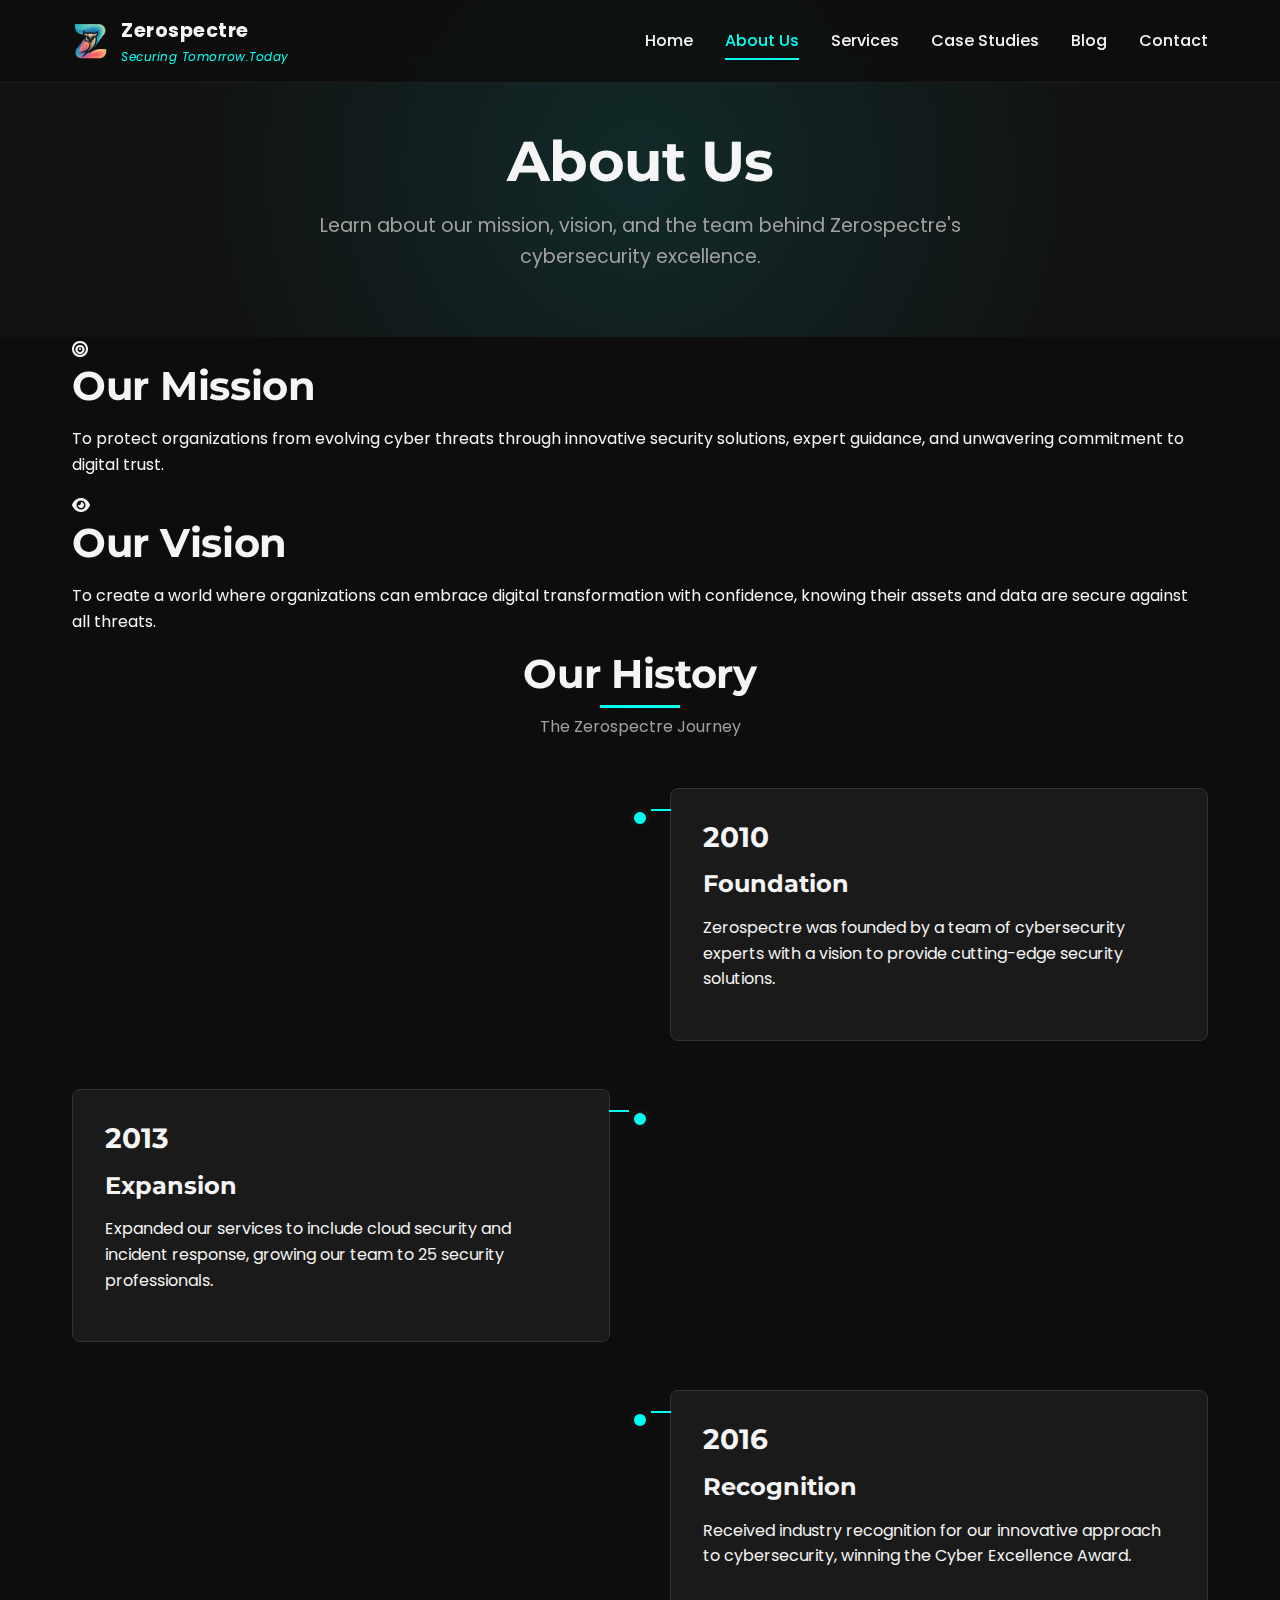
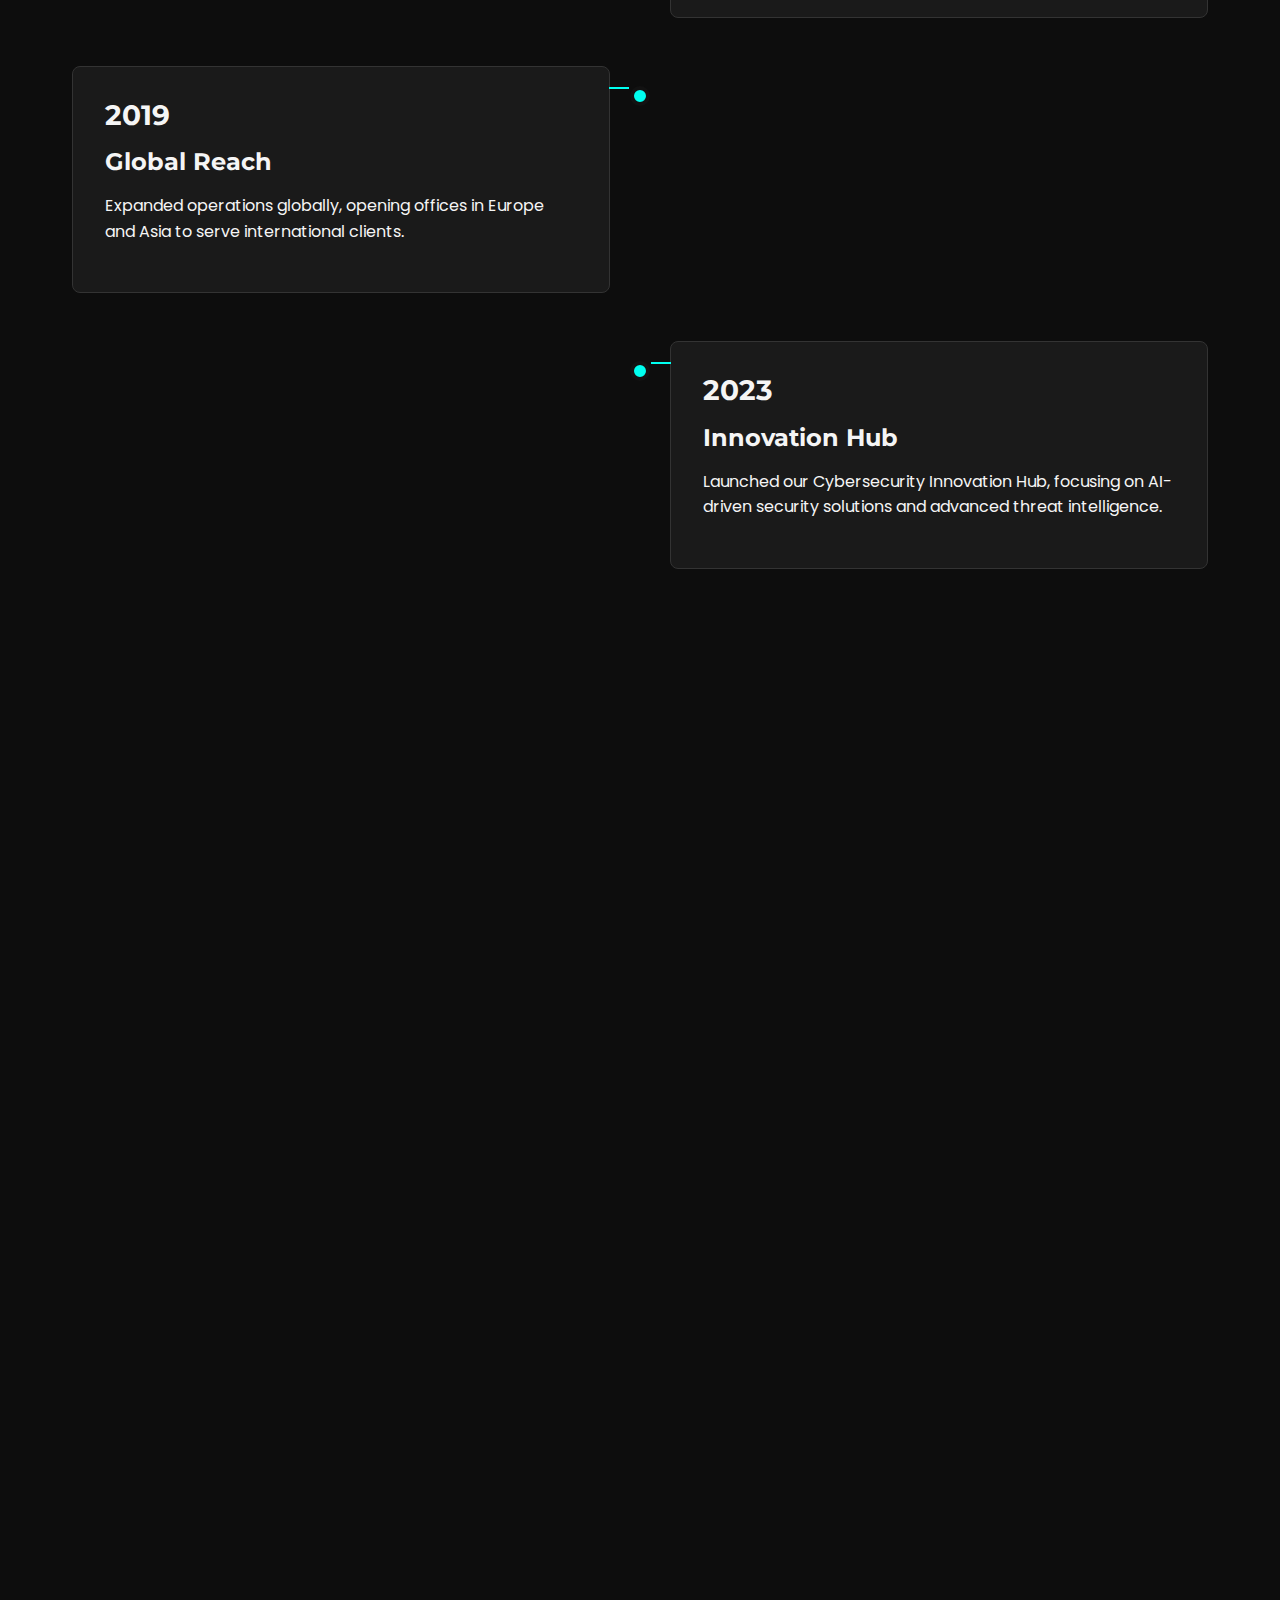
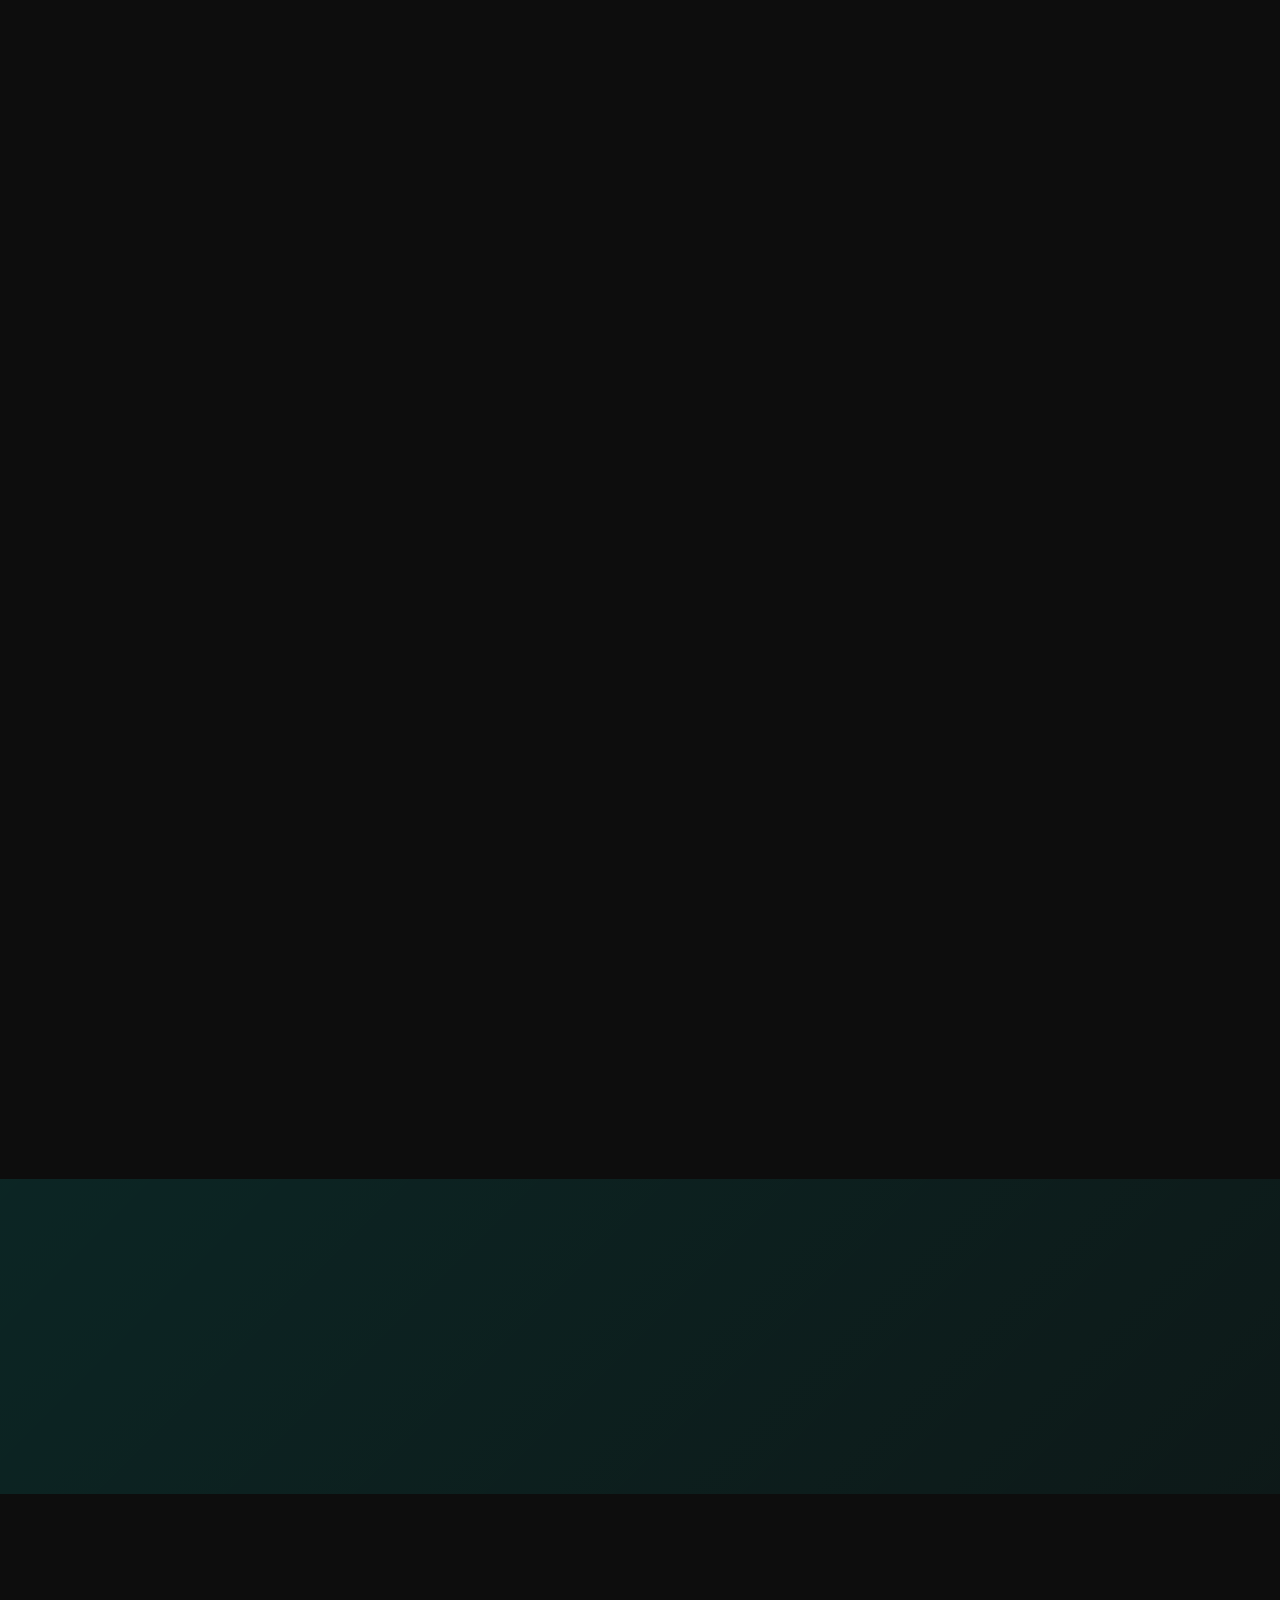
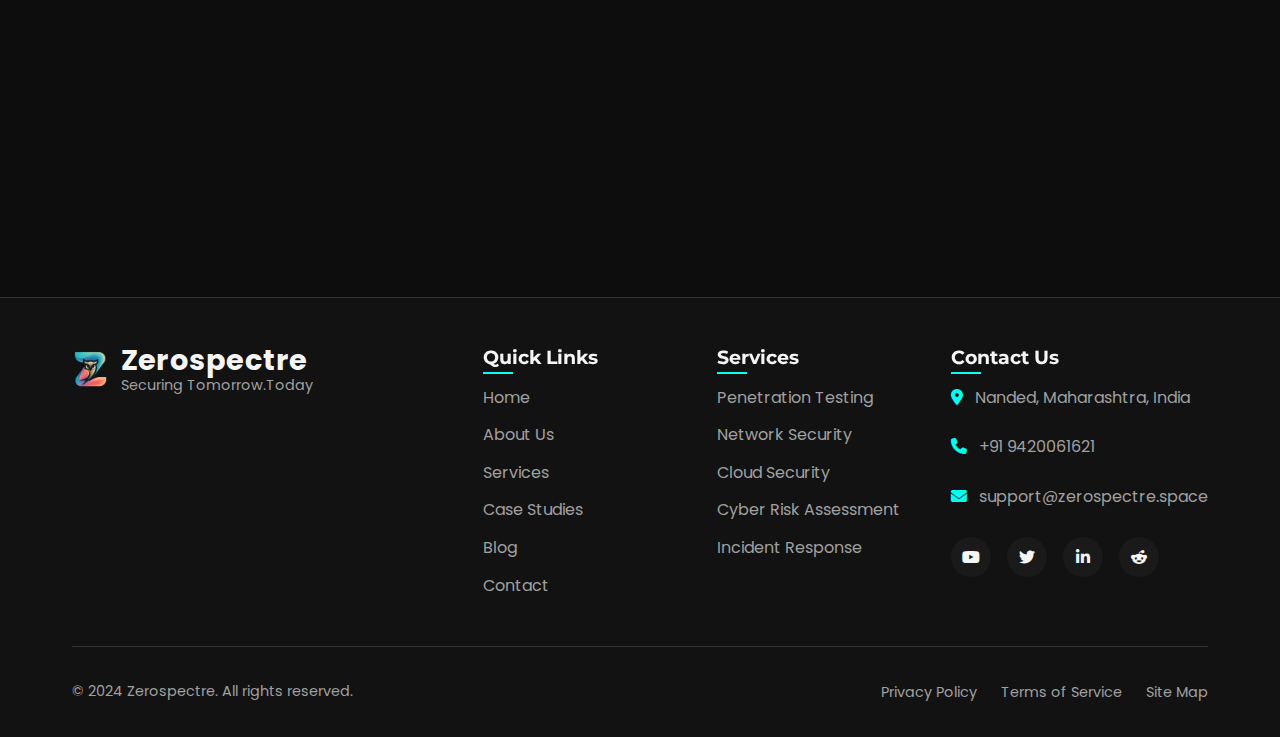
<file: about.html>
<!DOCTYPE html>
<html lang="en">
<head>
    <meta charset="UTF-8">
    <meta name="viewport" content="width=device-width, initial-scale=1.0">
    <title>About Tejas Akhare & Zerospectre | Ethical Hacking & Digital Services</title>
    <meta name="description" content="Meet Tejas Akhare, IIT Jodhpur graduate and founder of Zerospectre. Providing honest, affordable cybersecurity, SEO, and web development from Nanded, India.">
    <meta name="keywords" content="Tejas Akhare, ethical hacker, cybersecurity expert, IIT Jodhpur, Nanded, affordable security, small business cybersecurity, web development, SEO management">
    
    <!-- Open Graph / Social Media Meta Tags -->
    <meta property="og:title" content="About Zerospectre | Tejas Akhare's Cybersecurity & Digital Services">
    <meta property="og:description" content="Meet Tejas Akhare, IIT Jodhpur graduate and founder of Zerospectre. Providing honest, affordable cybersecurity, SEO, and web development from Nanded, India.">
    <meta property="og:image" content="https://zerospectre.space/assets/zerospectre-logo.png.png">
    <meta property="og:url" content="https://zerospectre.space/about.html">
    <meta property="og:type" content="website">
    
    <!-- Twitter Card Meta Tags -->
    <meta name="twitter:card" content="summary_large_image">
    <meta name="twitter:title" content="About Zerospectre | Tejas Akhare's Cybersecurity & Digital Services">
    <meta name="twitter:description" content="Meet Tejas Akhare, IIT Jodhpur graduate and founder of Zerospectre. Providing honest, affordable cybersecurity, SEO, and web development from Nanded, India.">
    <meta name="twitter:image" content="https://zerospectre.space/assets/zerospectre-logo.png.png">
    
    <!-- Favicon -->
    <link rel="icon" href="favicon.ico" type="image/x-icon">
    <link rel="shortcut icon" href="favicon.ico" type="image/x-icon">
    <link rel="apple-touch-icon" href="assets/apple-touch-icon.png">
    
    <!-- CSS -->
    <link rel="stylesheet" href="css/styles.css">
    
    <!-- Google Fonts -->
    <link rel="preconnect" href="https://fonts.googleapis.com">
    <link rel="preconnect" href="https://fonts.gstatic.com" crossorigin>
    <link href="https://fonts.googleapis.com/css2?family=Poppins:wght@300;400;500;600;700&family=Montserrat:wght@400;500;600;700&display=swap" rel="stylesheet">
    
    <!-- Font Awesome for icons -->
    <link rel="stylesheet" href="https://cdnjs.cloudflare.com/ajax/libs/font-awesome/6.4.0/css/all.min.css">
    
    <!-- AOS (Animate On Scroll) Library -->
    <link rel="stylesheet" href="https://unpkg.com/aos@next/dist/aos.css" />
</head>
<body>
    <!-- Cookie Consent Banner -->
    <div class="cookie-consent" id="cookieConsent">
        <div class="cookie-content">
            <p>We use cookies to enhance your experience. By continuing to visit this site you agree to our use of cookies.</p>
            <div class="cookie-buttons">
                <button id="cookieAccept" class="btn-primary">Accept</button>
                <button id="cookieDecline" class="btn-secondary">Decline</button>
            </div>
        </div>
    </div>

    <!-- Header & Navigation -->
    <header class="header">
        <div class="container">
            <div class="header-content">
                <div class="logo">
                    <a href="index.html" class="logo-container">
                        <img src="assets/zerospectre-logo.png.png" alt="Zerospectre Logo">
                        <div class="logo-text">
                            <span class="company-name">Zerospectre</span>
                            <span class="company-slogan">Securing Tomorrow.Today</span>
                        </div>
                    </a>
                </div>
                <nav class="nav-desktop">
                    <ul>
                        <li><a href="index.html">Home</a></li>
                        <li><a href="about.html" class="active">About Us</a></li>
                        <li><a href="services.html">Services</a></li>
                        <li><a href="case-studies.html">Case Studies</a></li>
                        <li><a href="blog.html">Blog</a></li>
                        <li><a href="contact.html">Contact</a></li>
                    </ul>
                </nav>
                <div class="nav-mobile">
                    <button class="hamburger" id="hamburgerBtn" aria-label="Menu">
                        <span></span>
                        <span></span>
                        <span></span>
                    </button>
                    <div class="mobile-menu" id="mobileMenu">
                        <ul>
                            <li><a href="index.html">Home</a></li>
                            <li><a href="about.html" class="active">About Us</a></li>
                            <li><a href="services.html">Services</a></li>
                            <li><a href="case-studies.html">Case Studies</a></li>
                            <li><a href="blog.html">Blog</a></li>
                            <li><a href="contact.html">Contact</a></li>
                        </ul>
                    </div>
                </div>
            </div>
        </div>
    </header>

    <main>
        <!-- Page Banner -->
        <section class="page-banner">
            <div class="container">
                <div class="banner-content" data-aos="fade-up">
                    <h1>About Us</h1>
                    <p>Learn about our mission, vision, and the team behind Zerospectre's cybersecurity excellence.</p>
                </div>
            </div>
        </section>

        <!-- Mission & Vision Section -->
        <section class="mission-vision">
            <div class="container">
                <div class="mission-vision-content">
                    <div class="mission-box" data-aos="fade-right">
                        <div class="icon-box">
                            <i class="fas fa-bullseye"></i>
                        </div>
                        <h2>Our Mission</h2>
                        <p>To protect organizations from evolving cyber threats through innovative security solutions, expert guidance, and unwavering commitment to digital trust.</p>
                    </div>
                    <div class="vision-box" data-aos="fade-left">
                        <div class="icon-box">
                            <i class="fas fa-eye"></i>
                        </div>
                        <h2>Our Vision</h2>
                        <p>To create a world where organizations can embrace digital transformation with confidence, knowing their assets and data are secure against all threats.</p>
                    </div>
                </div>
            </div>
        </section>

        <!-- Company History Section -->
        <section class="company-history">
            <div class="container">
                <div class="section-header" data-aos="fade-up">
                    <h2>Our History</h2>
                    <p>The Zerospectre Journey</p>
                </div>
                <div class="history-timeline" data-aos="fade-up">
                    <div class="timeline-item">
                        <div class="timeline-dot"></div>
                        <div class="timeline-content">
                            <h3>2010</h3>
                            <h4>Foundation</h4>
                            <p>Zerospectre was founded by a team of cybersecurity experts with a vision to provide cutting-edge security solutions.</p>
                        </div>
                    </div>
                    <div class="timeline-item">
                        <div class="timeline-dot"></div>
                        <div class="timeline-content">
                            <h3>2013</h3>
                            <h4>Expansion</h4>
                            <p>Expanded our services to include cloud security and incident response, growing our team to 25 security professionals.</p>
                        </div>
                    </div>
                    <div class="timeline-item">
                        <div class="timeline-dot"></div>
                        <div class="timeline-content">
                            <h3>2016</h3>
                            <h4>Recognition</h4>
                            <p>Received industry recognition for our innovative approach to cybersecurity, winning the Cyber Excellence Award.</p>
                        </div>
                    </div>
                    <div class="timeline-item">
                        <div class="timeline-dot"></div>
                        <div class="timeline-content">
                            <h3>2019</h3>
                            <h4>Global Reach</h4>
                            <p>Expanded operations globally, opening offices in Europe and Asia to serve international clients.</p>
                        </div>
                    </div>
                    <div class="timeline-item">
                        <div class="timeline-dot"></div>
                        <div class="timeline-content">
                            <h3>2023</h3>
                            <h4>Innovation Hub</h4>
                            <p>Launched our Cybersecurity Innovation Hub, focusing on AI-driven security solutions and advanced threat intelligence.</p>
                        </div>
                    </div>
                </div>
            </div>
        </section>

        <!-- Our Approach Section -->
        <section class="our-approach">
            <div class="container">
                <div class="section-header" data-aos="fade-up">
                    <h2>Our Approach</h2>
                    <p>How We Deliver Excellence in Cybersecurity</p>
                </div>
                <div class="approach-content" data-aos="fade-up">
                    <div class="approach-text">
                        <p>At Zerospectre, we believe that effective cybersecurity requires a holistic approach that combines cutting-edge technology, human expertise, and proactive strategies. Our methodology is built on three core pillars:</p>
                        
                        <div class="approach-pillars">
                            <div class="pillar">
                                <h3><i class="fas fa-search"></i> Identify</h3>
                                <p>We conduct comprehensive assessments to identify vulnerabilities and security gaps before they can be exploited.</p>
                            </div>
                            
                            <div class="pillar">
                                <h3><i class="fas fa-shield-alt"></i> Protect</h3>
                                <p>We implement robust security measures tailored to your specific needs and risk profile.</p>
                            </div>
                            
                            <div class="pillar">
                                <h3><i class="fas fa-sync-alt"></i> Evolve</h3>
                                <p>We continuously adapt our strategies to address emerging threats and changing business requirements.</p>
                            </div>
                        </div>
                    </div>
                </div>
            </div>
        </section>

        <!-- Leadership Team Section -->
        <section class="leadership-team">
            <div class="container">
                <div class="section-header" data-aos="fade-up">
                    <h2>Leadership Team</h2>
                    <p>Meet the Experts Behind Zerospectre</p>
                </div>
                <div class="team-grid">
                    <div class="team-member" data-aos="fade-up" data-aos-delay="200">
                        <div class="member-image placeholder-image">
                            <div class="placeholder-content">
                                <i class="fas fa-user-circle"></i>
                                <span>Redteamer</span>
                            </div>
                            <div class="social-links">
                                <a href="https://www.linkedin.com/in/zerospectre-cy-084757378?utm_source=share&utm_campaign=share_via&utm_content=profile&utm_medium=android_app" target="_blank" rel="noopener noreferrer" aria-label="LinkedIn"><i class="fab fa-linkedin-in"></i></a>
                                <a href="https://www.reddit.com/u/zerospectre-cy/s/b3gkCE0mq0" target="_blank" rel="noopener noreferrer" aria-label="Reddit"><i class="fab fa-reddit-alien"></i></a>
                            </div>
                        </div>
                        <div class="member-info">
                            <h3>Sophia Rodriguez</h3>
                            <p class="position">Redteamer</p>
                            <p class="bio">Sophia leads our technical strategy and innovation, bringing expertise in cloud security, AI, and advanced threat detection systems.</p>
                        </div>
                    </div>
                    <div class="team-member" data-aos="fade-up" data-aos-delay="300">
                        <div class="member-image placeholder-image">
                            <div class="placeholder-content">
                                <i class="fas fa-user-shield"></i>
                                <span>CODER</span>
                            </div>
                            <div class="social-links">
                                <a href="https://www.linkedin.com/in/zerospectre-cy-084757378?utm_source=share&utm_campaign=share_via&utm_content=profile&utm_medium=android_app" target="_blank" rel="noopener noreferrer" aria-label="LinkedIn"><i class="fab fa-linkedin-in"></i></a>
                                <a href="https://x.com/zerospectre01?t=ri0DqwutMDPXMOZ4n8Zzug&s=08" target="_blank" rel="noopener noreferrer" aria-label="X (Twitter)"><i class="fab fa-twitter"></i></a>
                            </div>
                        </div>
                        <div class="member-info">
                            <h3>HARSH SALVE</h3>
                            <p class="position">CODER</p>
                            <p class="bio">HARSH oversees our internal security operations and helps shape our security service offerings based on real-world threat intelligence.</p>
                        </div>
                    </div>
                    <div class="team-member" data-aos="fade-up" data-aos-delay="400">
                        <div class="member-image placeholder-image">
                            <div class="placeholder-content">
                                <i class="fas fa-microscope"></i>
                                <span>SAAC ANALIST</span>
                            </div>
                            <div class="social-links">
                                <a href="https://www.linkedin.com/in/zerospectre-cy-084757378?utm_source=share&utm_campaign=share_via&utm_content=profile&utm_medium=android_app" target="_blank" rel="noopener noreferrer" aria-label="LinkedIn"><i class="fab fa-linkedin-in"></i></a>
                                <a href="https://www.youtube.com/@zerospectre-cy" target="_blank" rel="noopener noreferrer" aria-label="YouTube"><i class="fab fa-youtube"></i></a>
                            </div>
                        </div>
                        <div class="member-info">
                            <h3>OMKAR KAWALE</h3>
                            <p class="position">SAAC ANALIST</p>
                            <p class="bio">OMKAR leads our vulnerability research team, discovering new threats and developing innovative protection methods before attacks occur.</p>
                        </div>
                    </div>
                </div>
            </div>
        </section>

        <!-- Achievements Section -->
        <section class="achievements">
            <div class="container">
                <div class="section-header" data-aos="fade-up">
                    <h2>Our Achievements</h2>
                    <p>Recognition & Milestones</p>
                </div>
                <div class="achievements-grid">
                    <div class="achievement-card" data-aos="zoom-in" data-aos-delay="100">
                        <div class="achievement-icon">
                            <i class="fas fa-trophy"></i>
                        </div>
                        <h3>Cybersecurity Excellence Award</h3>
                        <p>Recognized for innovation in cloud security solutions (2022)</p>
                        <div class="achievement-spacer"></div>
                    </div>
                    <div class="achievement-card" data-aos="zoom-in" data-aos-delay="200">
                        <div class="achievement-icon">
                            <i class="fas fa-certificate"></i>
                        </div>
                        <h3>ISO 27001 Certified</h3>
                        <p>Achieved international standard for information security management</p>
                        <div class="achievement-spacer"></div>
                    </div>
                    <div class="achievement-card" data-aos="zoom-in" data-aos-delay="300">
                        <div class="achievement-icon">
                            <i class="fas fa-shield-alt"></i>
                        </div>
                        <h3>500+ Vulnerabilities Discovered</h3>
                        <p>Our research team has identified and responsibly disclosed over 500 security vulnerabilities</p>
                        <div class="achievement-spacer"></div>
                    </div>
                    <div class="achievement-card" data-aos="zoom-in" data-aos-delay="400">
                        <div class="achievement-icon">
                            <i class="fas fa-users"></i>
                        </div>
                        <h3>1000+ Clients Protected</h3>
                        <p>Successfully secured over 1000 organizations worldwide</p>
                        <div class="achievement-spacer"></div>
                    </div>
                </div>
            </div>
        </section>

        <!-- Trust Indicators Section -->
        <section class="trust-indicators">
            <div class="container">
                <div class="section-header" data-aos="fade-up">
                    <h2>Why Trust Us</h2>
                    <p>Our Certifications & Affiliations</p>
                </div>
                <div class="certifications-grid" data-aos="fade-up">
                    <div class="certification-item">
                        <div class="certification-icon">
                            <i class="fas fa-check-circle"></i>
                        </div>
                        <h3>ISO 27001</h3>
                        <p>Information Security Management</p>
                    </div>
                    <div class="certification-item">
                        <div class="certification-icon">
                            <i class="fas fa-check-circle"></i>
                        </div>
                        <h3>CISSP</h3>
                        <p>Certified Information Systems Security Professional</p>
                    </div>
                    <div class="certification-item">
                        <div class="certification-icon">
                            <i class="fas fa-check-circle"></i>
                        </div>
                        <h3>CREST</h3>
                        <p>Certified Penetration Testing</p>
                    </div>
                    <div class="certification-item">
                        <div class="certification-icon">
                            <i class="fas fa-check-circle"></i>
                        </div>
                        <h3>SOC 2</h3>
                        <p>Service Organization Control</p>
                    </div>
                </div>
                <div class="affiliations-grid" data-aos="fade-up">
                    <div class="affiliation-item">
                        <h3>Member of the Cybersecurity Coalition</h3>
                    </div>
                    <div class="affiliation-item">
                        <h3>FIRST Team Member</h3>
                    </div>
                    <div class="affiliation-item">
                        <h3>Cloud Security Alliance</h3>
                    </div>
                </div>
            </div>
        </section>

        <!-- CTA Section -->
        <section class="cta-section">
            <div class="container">
                <div class="cta-content" data-aos="fade-up">
                    <h2>Ready to Work with Us?</h2>
                    <p>Contact our team to discuss your cybersecurity needs.</p>
                    <a href="contact.html" class="btn-primary">Get in Touch</a>
                </div>
            </div>
        </section>
        
        <!-- Fighting Fake Content Section -->
        <section class="fake-content-alert">
            <div class="container">
                <div class="section-header" data-aos="fade-up">
                    <h2>Fighting Fake Content</h2>
                    <p>Our Commitment to Authenticity</p>
                </div>
                <div class="fake-content-container" data-aos="fade-up">
                    <div class="fake-content-text">
                        <p>At Zerospectre, we take a firm stance against misinformation, scam impersonations, and unauthorized use of our brand. As cybersecurity professionals, we're committed to maintaining the highest standards of integrity and transparency.</p>
                        <ul class="security-commitments">
                            <li><i class="fas fa-shield-alt"></i> <strong>We never request sensitive information</strong> through unsolicited communications.</li>
                            <li><i class="fas fa-user-shield"></i> <strong>We do not engage in unauthorized outreach</strong> or cold-calling campaigns.</li>
                            <li><i class="fas fa-lock"></i> <strong>All official communications</strong> come exclusively through our verified channels.</li>
                        </ul>
                        <p>If you encounter content impersonating Zerospectre or suspicious communications claiming to be from us, please report it immediately to <a href="mailto:security@zerospectre.space">security@zerospectre.space</a>.</p>
                        <div class="report-fake-content">
                            <a href="contact.html" class="btn-secondary">Report Suspicious Activity</a>
                        </div>
                    </div>
                </div>
            </div>
        </section>
    </main>

    <!-- Footer -->
    <footer class="footer">
        <div class="container">
            <div class="footer-content">
                <div class="footer-logo">
                    <div class="footer-logo-container">
                        <img src="assets/zerospectre-logo.png.png" alt="Zerospectre Logo">
                        <div class="footer-logo-text">
                            <span class="footer-company-name">Zerospectre</span>
                            <p>Securing Tomorrow.Today</p>
                        </div>
                    </div>
                </div>
                <div class="footer-links">
                    <div class="footer-column">
                        <h3>Quick Links</h3>
                        <ul>
                            <li><a href="index.html">Home</a></li>
                            <li><a href="about.html">About Us</a></li>
                            <li><a href="services.html">Services</a></li>
                            <li><a href="case-studies.html">Case Studies</a></li>
                            <li><a href="blog.html">Blog</a></li>
                            <li><a href="contact.html">Contact</a></li>
                        </ul>
                    </div>
                    <div class="footer-column">
                        <h3>Services</h3>
                        <ul>
                            <li><a href="services.html#penetration-testing">Penetration Testing</a></li>
                            <li><a href="services.html#network-security">Network Security</a></li>
                            <li><a href="services.html#cloud-security">Cloud Security</a></li>
                            <li><a href="services.html#risk-assessment">Cyber Risk Assessment</a></li>
                            <li><a href="services.html#incident-response">Incident Response</a></li>
                        </ul>
                    </div>
                    <div class="footer-column">
                        <h3>Contact Us</h3>
                        <ul class="contact-info">
                            <li><i class="fas fa-map-marker-alt"></i> Nanded, Maharashtra, India</li>
                            <li><i class="fas fa-phone"></i> +91 9420061621</li>
                            <li><i class="fas fa-envelope"></i> support@zerospectre.space</li>
                        </ul>
                        <div class="social-links">
                            <a href="https://www.youtube.com/@zerospectre-cy" target="_blank" rel="noopener noreferrer" aria-label="YouTube"><i class="fab fa-youtube"></i></a>
                            <a href="https://x.com/zerospectre01?t=ri0DqwutMDPXMOZ4n8Zzug&s=08" target="_blank" rel="noopener noreferrer" aria-label="X (Twitter)"><i class="fab fa-twitter"></i></a>
                            <a href="https://www.linkedin.com/in/zerospectre-cy-084757378?utm_source=share&utm_campaign=share_via&utm_content=profile&utm_medium=android_app" target="_blank" rel="noopener noreferrer" aria-label="LinkedIn"><i class="fab fa-linkedin-in"></i></a>
                            <a href="https://www.reddit.com/u/zerospectre-cy/s/b3gkCE0mq0" target="_blank" rel="noopener noreferrer" aria-label="Reddit"><i class="fab fa-reddit-alien"></i></a>
                        </div>
                    </div>
                </div>
            </div>
            <div class="footer-bottom">
                <p>&copy; 2024 Zerospectre. All rights reserved.</p>
                <ul class="legal-links">
                    <li><a href="privacy-policy.html">Privacy Policy</a></li>
                    <li><a href="terms-of-service.html">Terms of Service</a></li>
                    <li><a href="backlinks.html">Site Map</a></li>
                </ul>
            </div>
        </div>
    </footer>

    <!-- Back to Top Button -->
    <button id="backToTop" aria-label="Back to top"><i class="fas fa-chevron-up"></i></button>

    <!-- JavaScript -->
    <script src="https://unpkg.com/aos@next/dist/aos.js"></script>
    <script src="js/main.js"></script>
</body>
</html>
</file>
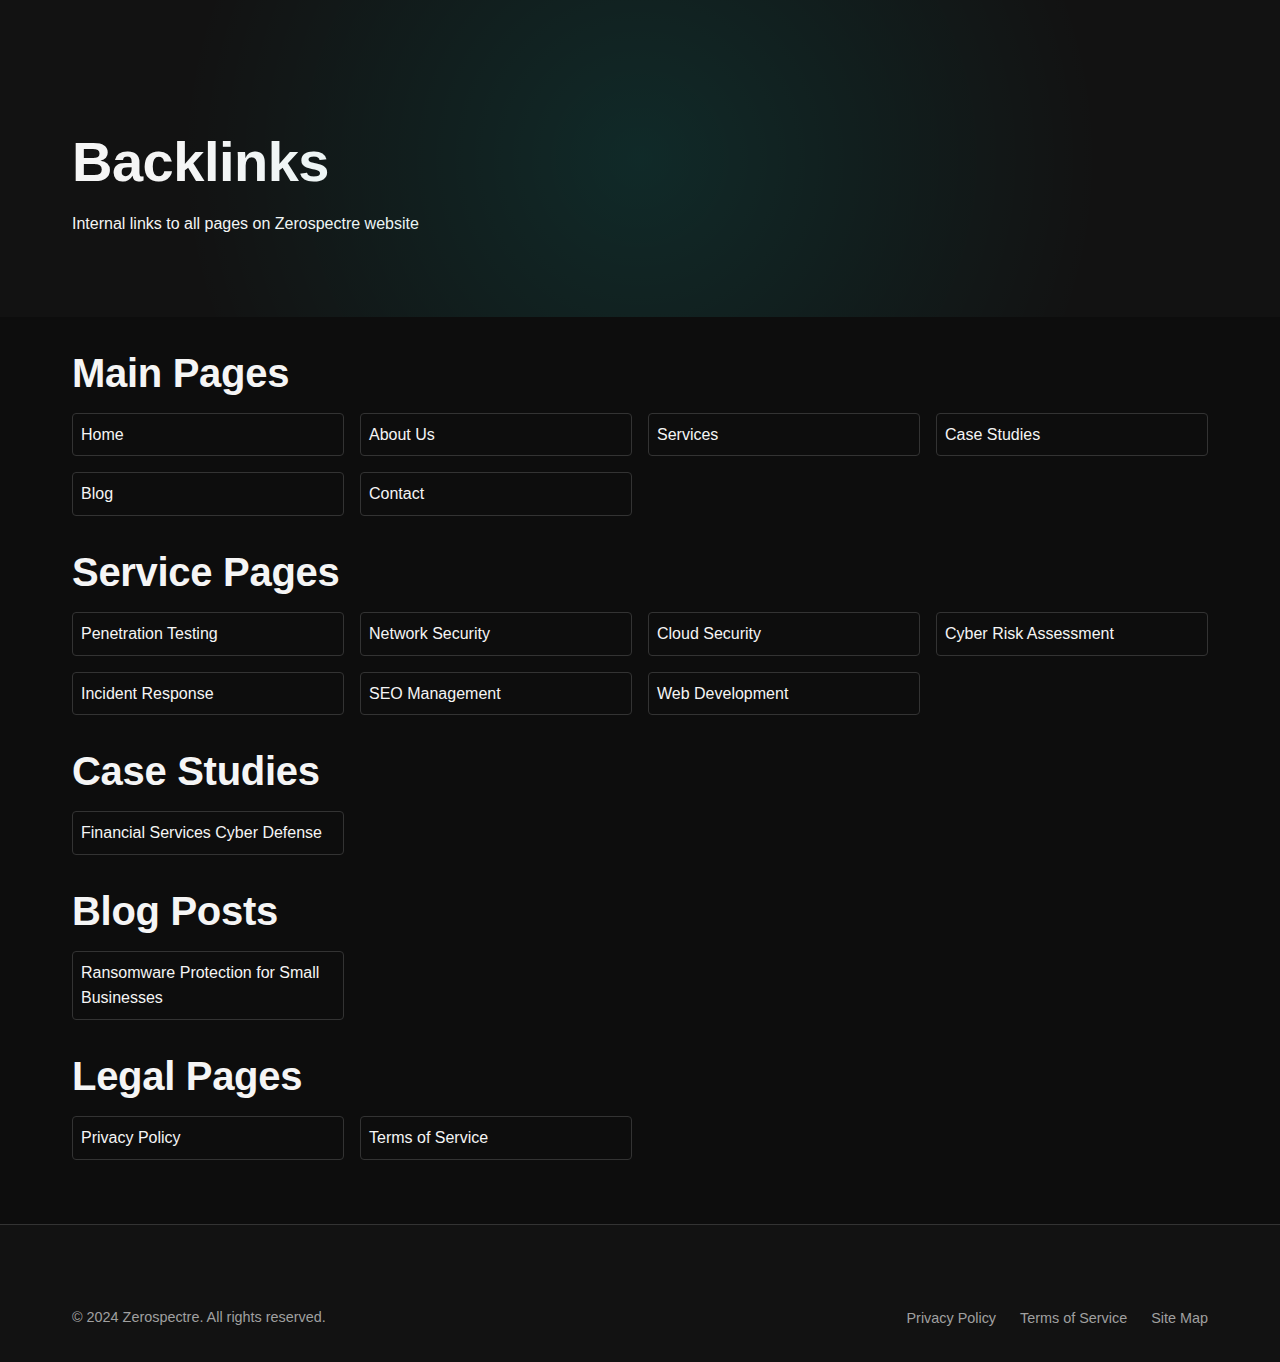
<file: backlinks.html>
<!DOCTYPE html>
<html lang="en">
<head>
    <meta charset="UTF-8">
    <meta name="viewport" content="width=device-width, initial-scale=1.0">
    <title>Backlinks | Zerospectre</title>
    <meta name="description" content="Backlinks page for Zerospectre website to improve search engine indexing.">
    <meta name="robots" content="noindex, follow">
    
    <!-- Favicon -->
    <link rel="icon" href="favicon.ico" type="image/x-icon">
    <link rel="shortcut icon" href="favicon.ico" type="image/x-icon">
    <link rel="apple-touch-icon" href="assets/apple-touch-icon.png">
    
    <!-- CSS -->
    <link rel="stylesheet" href="css/styles.css">
    
    <style>
        .backlinks-container {
            max-width: 1200px;
            margin: 0 auto;
            padding: 2rem;
        }
        .backlinks-section {
            margin-bottom: 2rem;
        }
        .backlinks-section h2 {
            margin-bottom: 1rem;
            color: var(--color-primary);
        }
        .backlinks-list {
            display: grid;
            grid-template-columns: repeat(auto-fill, minmax(250px, 1fr));
            gap: 1rem;
        }
        .backlinks-list a {
            display: block;
            padding: 0.5rem;
            color: var(--color-text);
            text-decoration: none;
            border: 1px solid var(--color-border);
            border-radius: 4px;
            transition: all 0.3s ease;
        }
        .backlinks-list a:hover {
            background-color: var(--color-accent-light);
            color: var(--color-accent);
            transform: translateY(-2px);
        }
    </style>
    
    <!-- Google tag (gtag.js) -->
    <script async src="https://www.googletagmanager.com/gtag/js?id=G-576Z9ESQQH"></script>
    <script>
      window.dataLayer = window.dataLayer || [];
      function gtag(){dataLayer.push(arguments);}
      gtag('js', new Date());

      gtag('config', 'G-576Z9ESQQH');
    </script>
</head>
<body>
    <main>
        <section class="page-banner">
            <div class="container">
                <h1>Backlinks</h1>
                <p>Internal links to all pages on Zerospectre website</p>
            </div>
        </section>
        
        <div class="backlinks-container">
            <div class="backlinks-section">
                <h2>Main Pages</h2>
                <div class="backlinks-list">
                    <a href="index.html">Home</a>
                    <a href="about.html">About Us</a>
                    <a href="services.html">Services</a>
                    <a href="case-studies.html">Case Studies</a>
                    <a href="blog.html">Blog</a>
                    <a href="contact.html">Contact</a>
                </div>
            </div>
            
            <div class="backlinks-section">
                <h2>Service Pages</h2>
                <div class="backlinks-list">
                    <a href="services.html#penetration-testing">Penetration Testing</a>
                    <a href="services.html#network-security">Network Security</a>
                    <a href="services.html#cloud-security">Cloud Security</a>
                    <a href="services.html#risk-assessment">Cyber Risk Assessment</a>
                    <a href="services.html#incident-response">Incident Response</a>
                    <a href="services.html#seo-management">SEO Management</a>
                    <a href="services.html#web-development">Web Development</a>
                </div>
            </div>
            
            <div class="backlinks-section">
                <h2>Case Studies</h2>
                <div class="backlinks-list">
                    <a href="case-study.html">Financial Services Cyber Defense</a>
                </div>
            </div>
            
            <div class="backlinks-section">
                <h2>Blog Posts</h2>
                <div class="backlinks-list">
                    <a href="blog-post.html">Ransomware Protection for Small Businesses</a>
                </div>
            </div>
            
            <div class="backlinks-section">
                <h2>Legal Pages</h2>
                <div class="backlinks-list">
                    <a href="privacy-policy.html">Privacy Policy</a>
                    <a href="terms-of-service.html">Terms of Service</a>
                </div>
            </div>
        </div>
    </main>
    
    <footer class="footer">
        <div class="container">
            <div class="footer-bottom">
                <p>&copy; 2024 Zerospectre. All rights reserved.</p>
                <ul class="legal-links">
                    <li><a href="privacy-policy.html">Privacy Policy</a></li>
                    <li><a href="terms-of-service.html">Terms of Service</a></li>
                    <li><a href="backlinks.html">Site Map</a></li>
                </ul>
            </div>
        </div>
    </footer>
</body>
</html>
</file>
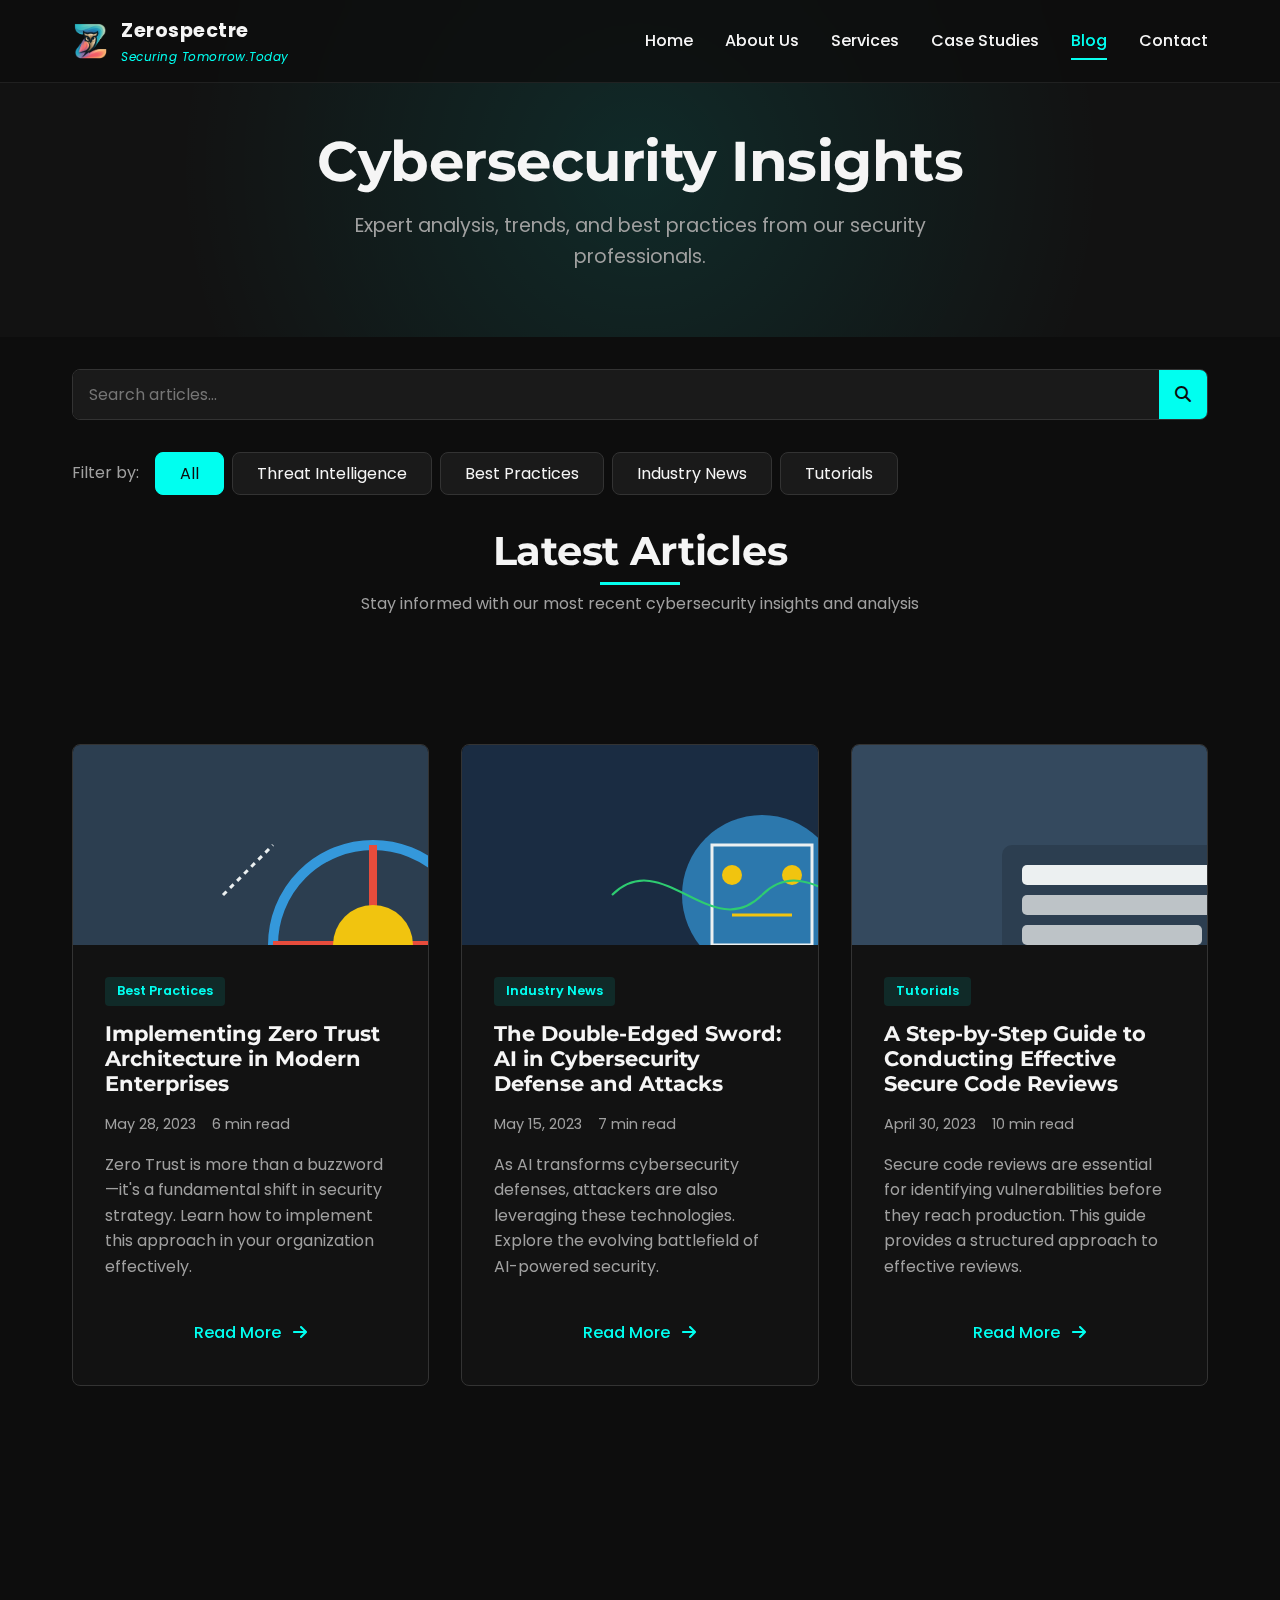
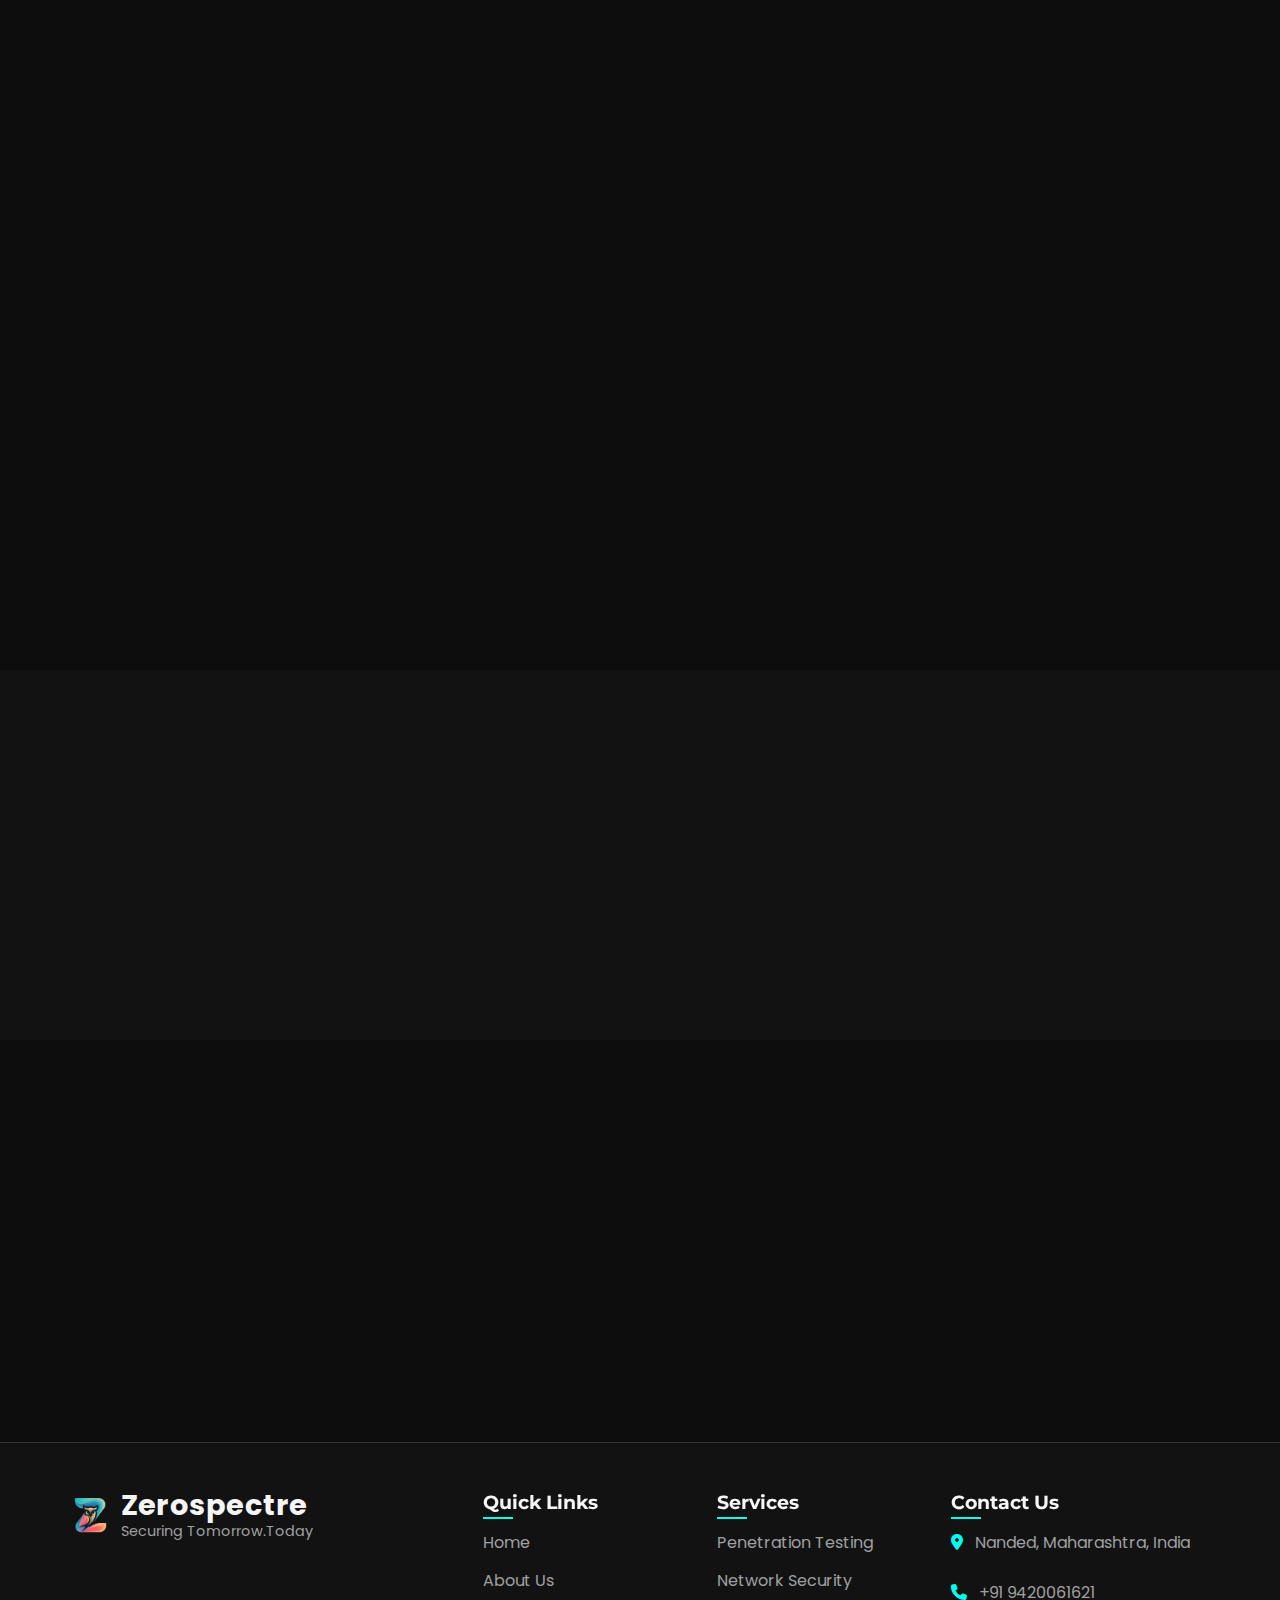
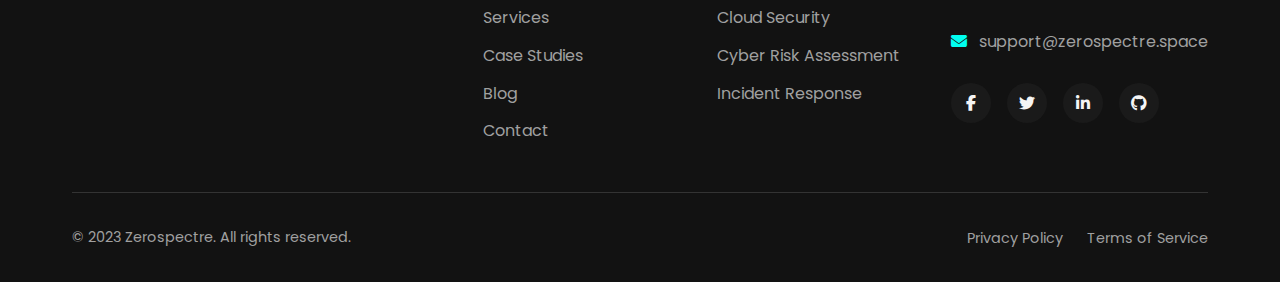
<file: blog.html>
<!DOCTYPE html>
<html lang="en">
<head>
    <meta charset="UTF-8">
    <meta name="viewport" content="width=device-width, initial-scale=1.0">
    <title>Cybersecurity & Digital Marketing Blog | Zerospectre</title>
    <meta name="description" content="Expert insights on ethical hacking, SEO strategies, web development tips, and affordable cybersecurity solutions for startups and small businesses.">
    <meta name="keywords" content="cybersecurity blog, ethical hacking tips, SEO strategies, web development guides, small business security, affordable cybersecurity, Tejas Akhare, Nanded">
    
    <!-- Open Graph / Social Media Meta Tags -->
    <meta property="og:title" content="Cybersecurity & Digital Marketing Blog | Zerospectre">
    <meta property="og:description" content="Expert insights on ethical hacking, SEO strategies, web development tips, and affordable cybersecurity solutions for startups and small businesses.">
    <meta property="og:image" content="assets/zerospectre-logo.png.png">
    <meta property="og:url" content="https://zerospectre.space/blog.html">
    <meta property="og:type" content="website">
    
    <!-- Twitter Card Meta Tags -->
    <meta name="twitter:card" content="summary_large_image">
    <meta name="twitter:title" content="Cybersecurity & Digital Marketing Blog | Zerospectre">
    <meta name="twitter:description" content="Expert insights on ethical hacking, SEO strategies, web development tips, and affordable cybersecurity solutions for startups and small businesses.">
    <meta name="twitter:image" content="assets/zerospectre-logo.png.png">
    
    <!-- Favicon -->
    <link rel="icon" type="image/png" href="assets/zerospectre-logo.png.png">
    
    <!-- CSS -->
    <link rel="stylesheet" href="css/styles.css">
    
    <!-- Google Fonts -->
    <link rel="preconnect" href="https://fonts.googleapis.com">
    <link rel="preconnect" href="https://fonts.gstatic.com" crossorigin>
    <link href="https://fonts.googleapis.com/css2?family=Poppins:wght@300;400;500;600;700&family=Montserrat:wght@400;500;600;700&display=swap" rel="stylesheet">
    
    <!-- Font Awesome for icons -->
    <link rel="stylesheet" href="https://cdnjs.cloudflare.com/ajax/libs/font-awesome/6.4.0/css/all.min.css">
    
    <!-- AOS (Animate On Scroll) Library -->
    <link rel="stylesheet" href="https://unpkg.com/aos@next/dist/aos.css" />
</head>
<body>
    <!-- Cookie Consent Banner -->
    <div class="cookie-consent" id="cookieConsent">
        <div class="cookie-content">
            <p>We use cookies to enhance your experience. By continuing to visit this site you agree to our use of cookies.</p>
            <div class="cookie-buttons">
                <button id="cookieAccept" class="btn-primary">Accept</button>
                <button id="cookieDecline" class="btn-secondary">Decline</button>
            </div>
        </div>
    </div>

    <!-- Header & Navigation -->
    <header class="header">
        <div class="container">
            <div class="header-content">
                <div class="logo">
                    <a href="index.html" class="logo-container">
                        <img src="assets/zerospectre-logo.png.png" alt="Zerospectre Logo">
                        <div class="logo-text">
                            <span class="company-name">Zerospectre</span>
                            <span class="company-slogan">Securing Tomorrow.Today</span>
                        </div>
                    </a>
                </div>
                <nav class="nav-desktop">
                    <ul>
                        <li><a href="index.html">Home</a></li>
                        <li><a href="about.html">About Us</a></li>
                        <li><a href="services.html">Services</a></li>
                        <li><a href="case-studies.html">Case Studies</a></li>
                        <li><a href="blog.html" class="active">Blog</a></li>
                        <li><a href="contact.html">Contact</a></li>
                    </ul>
                </nav>
                <div class="nav-mobile">
                    <button class="hamburger" id="hamburgerBtn" aria-label="Menu">
                        <span></span>
                        <span></span>
                        <span></span>
                    </button>
                    <div class="mobile-menu" id="mobileMenu">
                        <ul>
                            <li><a href="index.html">Home</a></li>
                            <li><a href="about.html">About Us</a></li>
                            <li><a href="services.html">Services</a></li>
                            <li><a href="case-studies.html">Case Studies</a></li>
                            <li><a href="blog.html" class="active">Blog</a></li>
                            <li><a href="contact.html">Contact</a></li>
                        </ul>
                    </div>
                </div>
            </div>
        </div>
    </header>

    <main>
        <!-- Page Banner -->
        <section class="page-banner">
            <div class="container">
                <div class="banner-content" data-aos="fade-up">
                    <h1>Cybersecurity Insights</h1>
                    <p>Expert analysis, trends, and best practices from our security professionals.</p>
                </div>
            </div>
        </section>

        <!-- Blog Search & Filter -->
        <section class="blog-search-filter">
            <div class="container">
                <div class="search-filter-container" data-aos="fade-up">
                    <div class="blog-search">
                        <form action="#" method="get" class="search-form">
                            <input type="text" placeholder="Search articles..." aria-label="Search articles">
                            <button type="submit" aria-label="Submit search"><i class="fas fa-search"></i></button>
                        </form>
                    </div>
                    <div class="blog-filter">
                        <div class="filter-label">Filter by:</div>
                        <div class="filter-buttons">
                            <button class="filter-btn active" data-filter="all">All</button>
                            <button class="filter-btn" data-filter="threat-intelligence">Threat Intelligence</button>
                            <button class="filter-btn" data-filter="best-practices">Best Practices</button>
                            <button class="filter-btn" data-filter="industry-news">Industry News</button>
                            <button class="filter-btn" data-filter="tutorials">Tutorials</button>
                        </div>
                    </div>
                </div>
            </div>
        </section>

        <!-- Blog Articles Section Header -->
        <section class="blog-section-header">
            <div class="container">
                <div class="section-header" data-aos="fade-up">
                    <h2>Latest Articles</h2>
                    <p>Stay informed with our most recent cybersecurity insights and analysis</p>
                </div>
            </div>
        </section>

        <!-- Blog Articles Grid -->
        <section class="blog-articles">
            <div class="container">
                <div class="articles-grid">
                    <!-- Article 1 -->
                    <div class="article-card" data-category="best-practices" data-aos="fade-up">
                        <div class="article-image">
                            <svg width="600" height="400" viewBox="0 0 600 400" xmlns="http://www.w3.org/2000/svg">
                                <rect width="600" height="400" fill="#2c3e50"/>
                                <circle cx="300" cy="200" r="100" fill="none" stroke="#3498db" stroke-width="10"/>
                                <path d="M300,100 L300,300" stroke="#e74c3c" stroke-width="8"/>
                                <path d="M200,200 L400,200" stroke="#e74c3c" stroke-width="8"/>
                                <circle cx="300" cy="200" r="40" fill="#f1c40f"/>
                                <text x="300" y="350" font-family="Arial" font-size="24" fill="white" text-anchor="middle">Zero Trust Architecture</text>
                                <path d="M150,150 L200,100" stroke="#ecf0f1" stroke-width="3" stroke-dasharray="5,5"/>
                                <path d="M450,150 L400,100" stroke="#ecf0f1" stroke-width="3" stroke-dasharray="5,5"/>
                                <path d="M150,250 L200,300" stroke="#ecf0f1" stroke-width="3" stroke-dasharray="5,5"/>
                                <path d="M450,250 L400,300" stroke="#ecf0f1" stroke-width="3" stroke-dasharray="5,5"/>
                            </svg>
                        </div>
                        <div class="article-content">
                            <div class="article-tag">Best Practices</div>
                            <h3>Implementing Zero Trust Architecture in Modern Enterprises</h3>
                            <div class="article-meta">
                                <div class="date">May 28, 2023</div>
                                <div class="read-time">6 min read</div>
                            </div>
                            <p>Zero Trust is more than a buzzword—it's a fundamental shift in security strategy. Learn how to implement this approach in your organization effectively.</p>
                            <a href="blog-post-zero-trust.html" class="btn-text">Read More <i class="fas fa-arrow-right"></i></a>
                        </div>
                    </div>

                    <!-- Article 2 -->
                    <div class="article-card" data-category="industry-news" data-aos="fade-up">
                        <div class="article-image">
                            <svg width="600" height="400" viewBox="0 0 600 400" xmlns="http://www.w3.org/2000/svg">
                                <rect width="600" height="400" fill="#1a2c42"/>
                                <circle cx="300" cy="150" r="80" fill="#3498db" opacity="0.7"/>
                                <path d="M200,250 L400,250" stroke="#e74c3c" stroke-width="5"/>
                                <path d="M200,270 L400,270" stroke="#e74c3c" stroke-width="5"/>
                                <path d="M200,290 L400,290" stroke="#e74c3c" stroke-width="5"/>
                                <path d="M200,310 L400,310" stroke="#e74c3c" stroke-width="5"/>
                                <path d="M250,100 L250,200 L350,200 L350,100 Z" fill="none" stroke="#ecf0f1" stroke-width="3"/>
                                <circle cx="270" cy="130" r="10" fill="#f1c40f"/>
                                <circle cx="330" cy="130" r="10" fill="#f1c40f"/>
                                <path d="M270,170 L330,170" stroke="#f1c40f" stroke-width="3"/>
                                <text x="300" y="350" font-family="Arial" font-size="24" fill="white" text-anchor="middle">AI in Cybersecurity</text>
                                <path d="M150,150 C200,100 250,200 300,150" stroke="#2ecc71" stroke-width="2" fill="none"/>
                                <path d="M300,150 C350,100 400,200 450,150" stroke="#2ecc71" stroke-width="2" fill="none"/>
                            </svg>
                        </div>
                        <div class="article-content">
                            <div class="article-tag">Industry News</div>
                            <h3>The Double-Edged Sword: AI in Cybersecurity Defense and Attacks</h3>
                            <div class="article-meta">
                                <div class="date">May 15, 2023</div>
                                <div class="read-time">7 min read</div>
                            </div>
                            <p>As AI transforms cybersecurity defenses, attackers are also leveraging these technologies. Explore the evolving battlefield of AI-powered security.</p>
                            <a href="blog-post-ai-cybersecurity.html" class="btn-text">Read More <i class="fas fa-arrow-right"></i></a>
                        </div>
                    </div>

                    <!-- Article 3 -->
                    <div class="article-card" data-category="tutorials" data-aos="fade-up">
                        <div class="article-image">
                            <svg width="600" height="400" viewBox="0 0 600 400" xmlns="http://www.w3.org/2000/svg">
                                <rect width="600" height="400" fill="#34495e"/>
                                <rect x="150" y="100" width="300" height="200" fill="#2c3e50" rx="10" ry="10"/>
                                <rect x="170" y="120" width="260" height="20" fill="#ecf0f1" rx="5" ry="5"/>
                                <rect x="170" y="150" width="260" height="20" fill="#bdc3c7" rx="5" ry="5"/>
                                <rect x="170" y="180" width="180" height="20" fill="#bdc3c7" rx="5" ry="5"/>
                                <rect x="170" y="210" width="220" height="20" fill="#bdc3c7" rx="5" ry="5"/>
                                <rect x="170" y="240" width="120" height="20" fill="#e74c3c" rx="5" ry="5"/>
                                <circle cx="500" cy="100" r="30" fill="#2ecc71"/>
                                <path d="M485,100 L500,115 L515,100" stroke="white" stroke-width="4" fill="none"/>
                                <circle cx="100" cy="300" r="30" fill="#e74c3c"/>
                                <path d="M85,300 L115,300 M100,285 L100,315" stroke="white" stroke-width="4"/>
                                <text x="300" y="350" font-family="Arial" font-size="24" fill="white" text-anchor="middle">Secure Code Review</text>
                            </svg>
                        </div>
                        <div class="article-content">
                            <div class="article-tag">Tutorials</div>
                            <h3>A Step-by-Step Guide to Conducting Effective Secure Code Reviews</h3>
                            <div class="article-meta">
                                <div class="date">April 30, 2023</div>
                                <div class="read-time">10 min read</div>
                            </div>
                            <p>Secure code reviews are essential for identifying vulnerabilities before they reach production. This guide provides a structured approach to effective reviews.</p>
                            <a href="blog-post-code-review.html" class="btn-text">Read More <i class="fas fa-arrow-right"></i></a>
                        </div>
                    </div>

                    <!-- Article 4 - Threat Intelligence -->
                    <div class="article-card" data-category="threat-intelligence" data-aos="fade-up">
                        <div class="article-image">
                            <svg width="600" height="400" viewBox="0 0 600 400" xmlns="http://www.w3.org/2000/svg">
                                <rect width="600" height="400" fill="#2c3e50"/>
                                <rect x="100" y="150" width="400" height="100" fill="#34495e"/>
                                <circle cx="150" cy="200" r="30" fill="#3498db"/>
                                <circle cx="250" cy="200" r="30" fill="#3498db"/>
                                <circle cx="350" cy="200" r="30" fill="#e74c3c"/>
                                <circle cx="450" cy="200" r="30" fill="#3498db"/>
                                <path d="M150,200 L250,200 L350,200 L450,200" stroke="#f1c40f" stroke-width="5"/>
                                <path d="M350,170 L350,230" stroke="#e74c3c" stroke-width="5"/>
                                <path d="M330,180 L370,220" stroke="#e74c3c" stroke-width="5"/>
                                <path d="M330,220 L370,180" stroke="#e74c3c" stroke-width="5"/>
                                <text x="300" y="300" font-family="Arial" font-size="24" fill="white" text-anchor="middle">Supply Chain Attacks</text>
                                <text x="300" y="330" font-family="Arial" font-size="16" fill="#bdc3c7" text-anchor="middle">Identifying Vulnerabilities in Your Network</text>
                            </svg>
                        </div>
                        <div class="article-content">
                            <div class="article-tag">Threat Intelligence</div>
                            <h3><span style="color: #e74c3c; text-shadow: 0 0 1px rgba(231, 76, 60, 0.3);">Supply Chain Attacks: The Invisible Threat to Your Organization</span></h3>
                            <div class="article-meta">
                                <div class="date">April 18, 2023</div>
                                <div class="read-time">8 min read</div>
                            </div>
                            <p>Supply chain attacks are increasing in frequency and sophistication. Learn how these attacks work and strategies to protect your organization.</p>
                            <a href="blog-post-supply-chain.html" class="btn-text">Read More <i class="fas fa-arrow-right"></i></a>
                        </div>
                    </div>

                    <!-- Article 5 -->
                    <div class="article-card" data-category="best-practices" data-aos="fade-up">
                        <div class="article-image">
                            <svg width="600" height="400" viewBox="0 0 600 400" xmlns="http://www.w3.org/2000/svg">
                                <rect width="600" height="400" fill="#2c3e50"/>
                                <circle cx="300" cy="150" r="80" fill="#3498db" opacity="0.2"/>
                                <path d="M260,150 A40,40 0 1,1 340,150 Z" fill="#f1c40f"/>
                                <circle cx="300" cy="120" r="20" fill="#3498db"/>
                                <path d="M270,200 L330,200 C330,230 270,230 270,200 Z" fill="#3498db"/>
                                <path d="M200,250 L400,250" stroke="#e74c3c" stroke-width="3"/>
                                <path d="M200,270 L380,270" stroke="#e74c3c" stroke-width="3"/>
                                <path d="M200,290 L360,290" stroke="#e74c3c" stroke-width="3"/>
                                <path d="M200,310 L340,310" stroke="#e74c3c" stroke-width="3"/>
                                <circle cx="200" cy="150" r="30" fill="none" stroke="#2ecc71" stroke-width="3"/>
                                <circle cx="400" cy="150" r="30" fill="none" stroke="#2ecc71" stroke-width="3"/>
                                <text x="300" y="350" font-family="Arial" font-size="24" fill="white" text-anchor="middle">Security Awareness Training</text>
                            </svg>
                        </div>
                        <div class="article-content">
                            <div class="article-tag">Best Practices</div>
                            <h3>Beyond Compliance: Building an Effective Security Awareness Program</h3>
                            <div class="article-meta">
                                <div class="date">April 5, 2023</div>
                                <div class="read-time">6 min read</div>
                            </div>
                            <p>Security awareness training often becomes a checkbox exercise. Discover how to create engaging programs that actually change behavior.</p>
                            <a href="blog-post-awareness-training.html" class="btn-text">Read More <i class="fas fa-arrow-right"></i></a>
                        </div>
                    </div>

                    <!-- Article 6 -->
                    <div class="article-card" data-category="industry-news" data-aos="fade-up">
                        <div class="article-image">
                            <svg width="600" height="400" viewBox="0 0 600 400" xmlns="http://www.w3.org/2000/svg">
                                <rect width="600" height="400" fill="#2c3e50"/>
                                <rect x="150" y="100" width="300" height="200" fill="#34495e" rx="10" ry="10"/>
                                <path d="M200,150 L400,150" stroke="#ecf0f1" stroke-width="3"/>
                                <path d="M200,180 L400,180" stroke="#ecf0f1" stroke-width="3"/>
                                <path d="M200,210 L400,210" stroke="#ecf0f1" stroke-width="3"/>
                                <path d="M200,240 L400,240" stroke="#ecf0f1" stroke-width="3"/>
                                <circle cx="180" cy="150" r="10" fill="#e74c3c"/>
                                <circle cx="180" cy="180" r="10" fill="#f1c40f"/>
                                <circle cx="180" cy="210" r="10" fill="#2ecc71"/>
                                <circle cx="180" cy="240" r="10" fill="#3498db"/>
                                <rect x="450" y="120" width="30" height="40" fill="#e74c3c"/>
                                <rect x="450" y="170" width="30" height="40" fill="#f1c40f"/>
                                <rect x="450" y="220" width="30" height="40" fill="#2ecc71"/>
                                <rect x="120" y="120" width="30" height="40" fill="#3498db"/>
                                <rect x="120" y="170" width="30" height="40" fill="#9b59b6"/>
                                <rect x="120" y="220" width="30" height="40" fill="#1abc9c"/>
                                <text x="300" y="350" font-family="Arial" font-size="24" fill="white" text-anchor="middle">Cybersecurity Regulations</text>
                            </svg>
                        </div>
                        <div class="article-content">
                            <div class="article-tag">Industry News</div>
                            <h3>Navigating the Changing Landscape of Global Cybersecurity Regulations</h3>
                            <div class="article-meta">
                                <div class="date">March 22, 2023</div>
                                <div class="read-time">9 min read</div>
                            </div>
                            <p>With new cybersecurity regulations emerging worldwide, organizations face complex compliance challenges. This article provides a roadmap for navigating these requirements.</p>
                            <a href="blog-post-regulations.html" class="btn-text">Read More <i class="fas fa-arrow-right"></i></a>
                        </div>
                    </div>
                </div>
            </div>
        </section>

        <!-- Pagination -->
        <section class="pagination">
            <div class="container">
                <div class="pagination-container" data-aos="fade-up">
                    <button class="pagination-btn active">1</button>
                    <button class="pagination-btn">2</button>
                    <button class="pagination-btn">3</button>
                    <button class="pagination-btn next"><i class="fas fa-chevron-right"></i></button>
                </div>
            </div>
        </section>

        <!-- Newsletter Signup -->
        <section class="newsletter-signup">
            <div class="container">
                <div class="newsletter-container" data-aos="fade-up">
                    <div class="newsletter-content">
                        <h2>Stay Updated on Cybersecurity Trends</h2>
                        <p>Subscribe to our newsletter for the latest insights, threat intelligence, and security best practices delivered directly to your inbox.</p>
                    </div>
                    <div class="newsletter-form">
                        <form action="#" method="post">
                            <div class="form-group">
                                <input type="email" placeholder="Your email address" required aria-label="Email address">
                                <button type="submit" class="btn-primary">Subscribe</button>
                            </div>
                            <div class="form-consent">
                                <input type="checkbox" id="newsletter-consent" required>
                                <label for="newsletter-consent">I agree to receive cybersecurity updates from Zerospectre. See our <a href="privacy-policy.html">Privacy Policy</a>.</label>
                            </div>
                        </form>
                    </div>
                </div>
            </div>
        </section>
        
        <!-- Fighting Fake Content Section -->
        <section class="fake-content-alert">
            <div class="container">
                <div class="section-header" data-aos="fade-up">
                    <h2>Fighting Fake Content</h2>
                    <p>Our Commitment to Authenticity</p>
                </div>
                <div class="fake-content-container" data-aos="fade-up">
                    <div class="fake-content-text">
                        <p>At Zerospectre, we take a firm stance against misinformation, scam impersonations, and unauthorized use of our brand. As cybersecurity professionals, we're committed to maintaining the highest standards of integrity and transparency.</p>
                        <ul class="security-commitments">
                            <li><i class="fas fa-shield-alt"></i> <strong>We never request sensitive information</strong> through unsolicited communications.</li>
                            <li><i class="fas fa-user-shield"></i> <strong>We do not engage in unauthorized outreach</strong> or cold-calling campaigns.</li>
                            <li><i class="fas fa-lock"></i> <strong>All official communications</strong> come exclusively through our verified channels.</li>
                        </ul>
                        <p>If you encounter content impersonating Zerospectre or suspicious communications claiming to be from us, please report it immediately to <a href="mailto:security@zerospectre.space">security@zerospectre.space</a>.</p>
                        <div class="report-fake-content">
                            <a href="contact.html" class="btn-secondary">Report Suspicious Activity</a>
                        </div>
                    </div>
                </div>
            </div>
        </section>
    </main>

    <!-- Footer -->
    <footer class="footer">
        <div class="container">
            <div class="footer-content">
                <div class="footer-logo">
                    <div class="footer-logo-container">
                        <img src="assets/zerospectre-logo.png.png" alt="Zerospectre Logo">
                        <div class="footer-logo-text">
                            <span class="footer-company-name">Zerospectre</span>
                            <p>Securing Tomorrow.Today</p>
                        </div>
                    </div>
                </div>
                <div class="footer-links">
                    <div class="footer-column">
                        <h3>Quick Links</h3>
                        <ul>
                            <li><a href="index.html">Home</a></li>
                            <li><a href="about.html">About Us</a></li>
                            <li><a href="services.html">Services</a></li>
                            <li><a href="case-studies.html">Case Studies</a></li>
                            <li><a href="blog.html">Blog</a></li>
                            <li><a href="contact.html">Contact</a></li>
                        </ul>
                    </div>
                    <div class="footer-column">
                        <h3>Services</h3>
                        <ul>
                            <li><a href="services.html#penetration-testing">Penetration Testing</a></li>
                            <li><a href="services.html#network-security">Network Security</a></li>
                            <li><a href="services.html#cloud-security">Cloud Security</a></li>
                            <li><a href="services.html#risk-assessment">Cyber Risk Assessment</a></li>
                            <li><a href="services.html#incident-response">Incident Response</a></li>
                        </ul>
                    </div>
                    <div class="footer-column">
                        <h3>Contact Us</h3>
                        <ul class="contact-info">
                            <li><i class="fas fa-map-marker-alt"></i> Nanded, Maharashtra, India</li>
                            <li><i class="fas fa-phone"></i> +91 9420061621</li>
                            <li><i class="fas fa-envelope"></i> support@zerospectre.space</li>
                        </ul>
                        <div class="social-links">
                            <a href="#" aria-label="Facebook"><i class="fab fa-facebook-f"></i></a>
                            <a href="#" aria-label="Twitter"><i class="fab fa-twitter"></i></a>
                            <a href="#" aria-label="LinkedIn"><i class="fab fa-linkedin-in"></i></a>
                            <a href="#" aria-label="GitHub"><i class="fab fa-github"></i></a>
                        </div>
                    </div>
                </div>
            </div>
            <div class="footer-bottom">
                <p>&copy; 2023 Zerospectre. All rights reserved.</p>
                <ul class="legal-links">
                    <li><a href="privacy-policy.html">Privacy Policy</a></li>
                    <li><a href="terms-of-service.html">Terms of Service</a></li>
                </ul>
            </div>
        </div>
    </footer>

    <!-- Back to Top Button -->
    <button id="backToTop" aria-label="Back to top"><i class="fas fa-chevron-up"></i></button>

    <!-- JavaScript -->
    <script src="https://unpkg.com/aos@next/dist/aos.js"></script>
    <script src="js/main.js"></script>
</body>
</html>
</file>
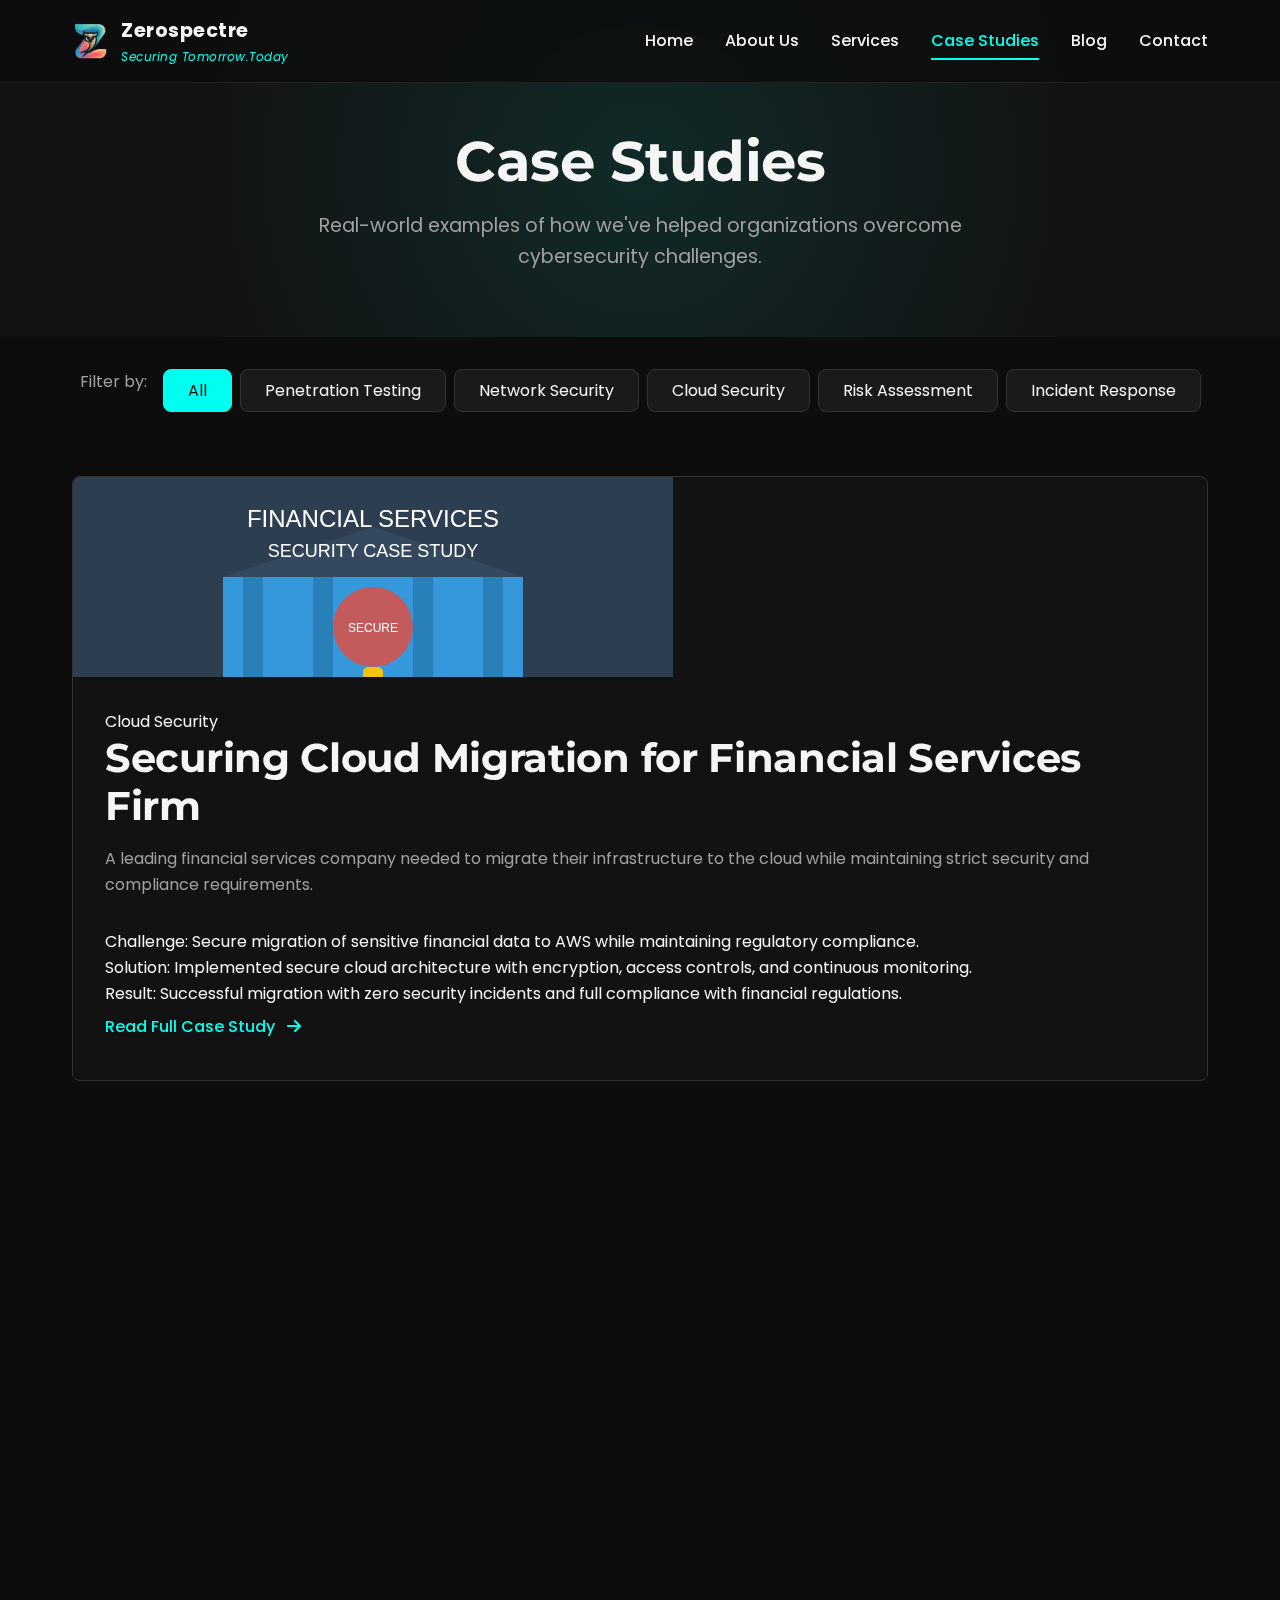
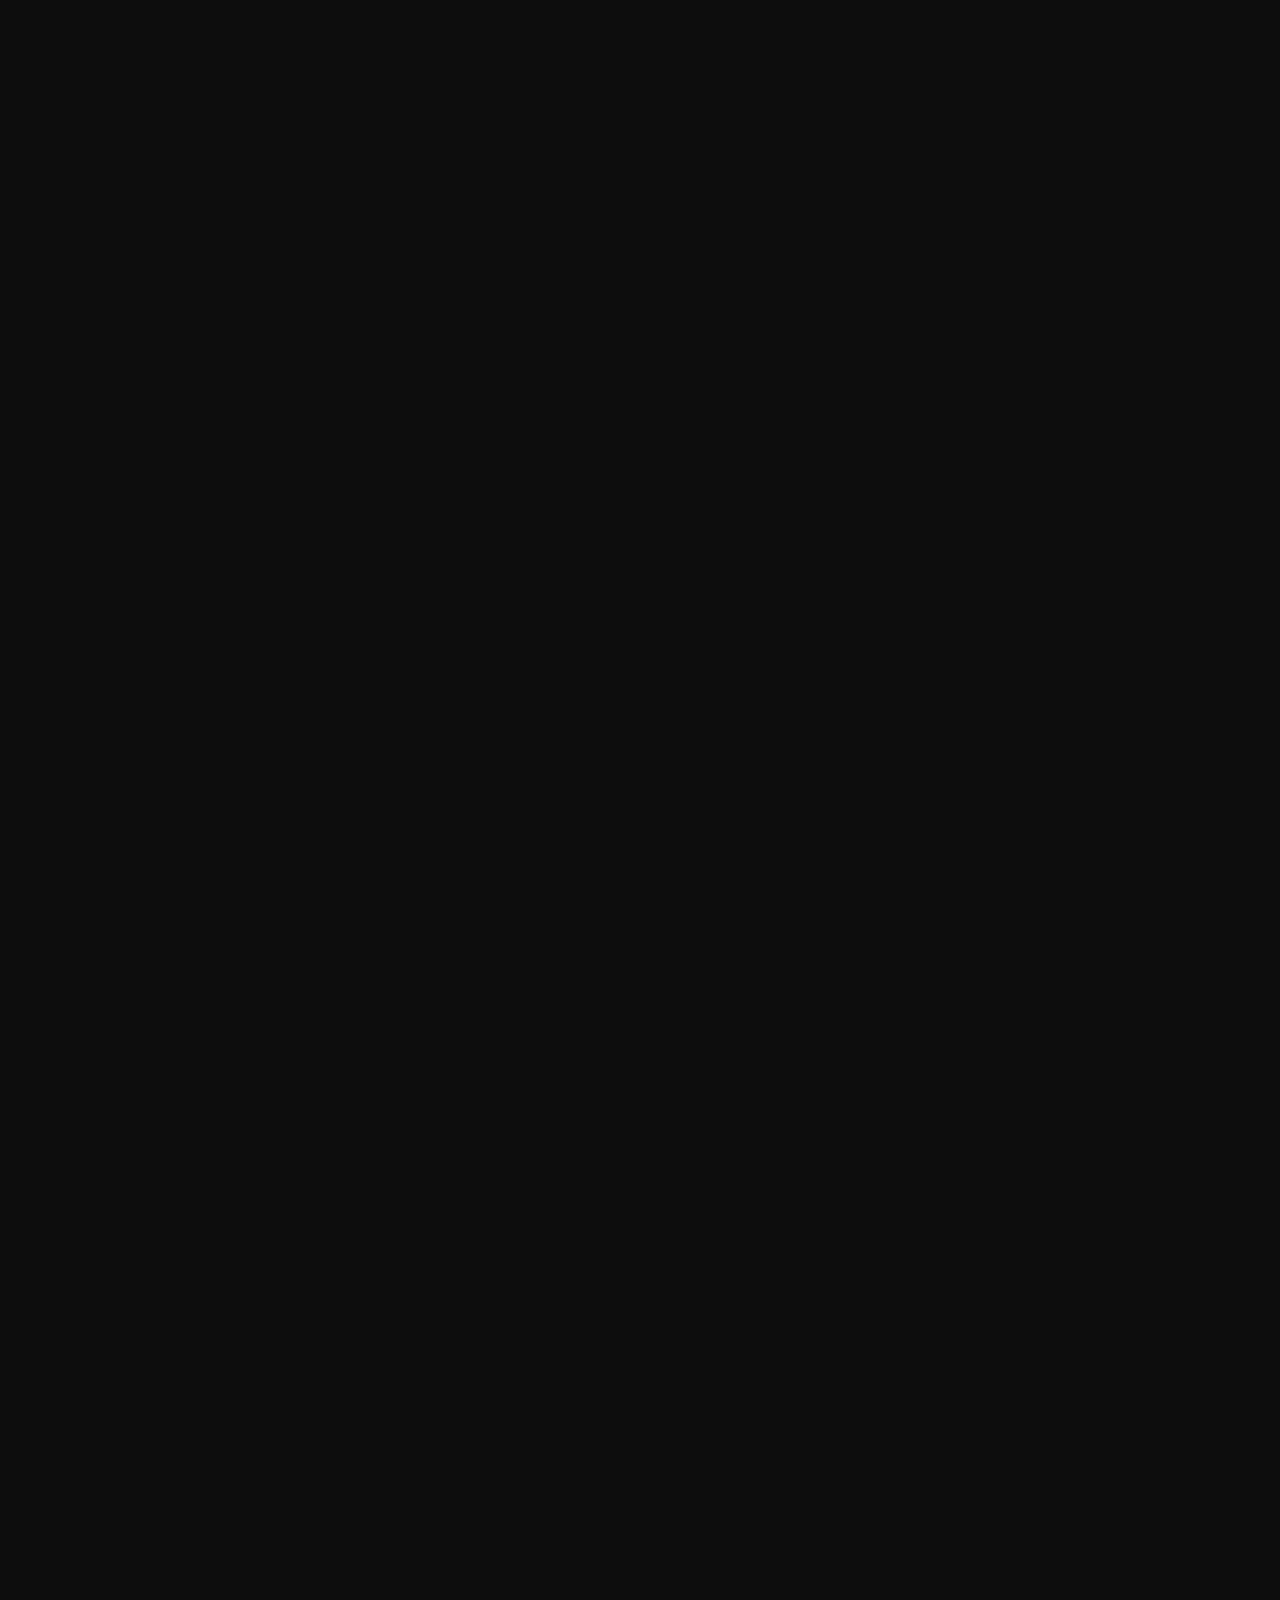
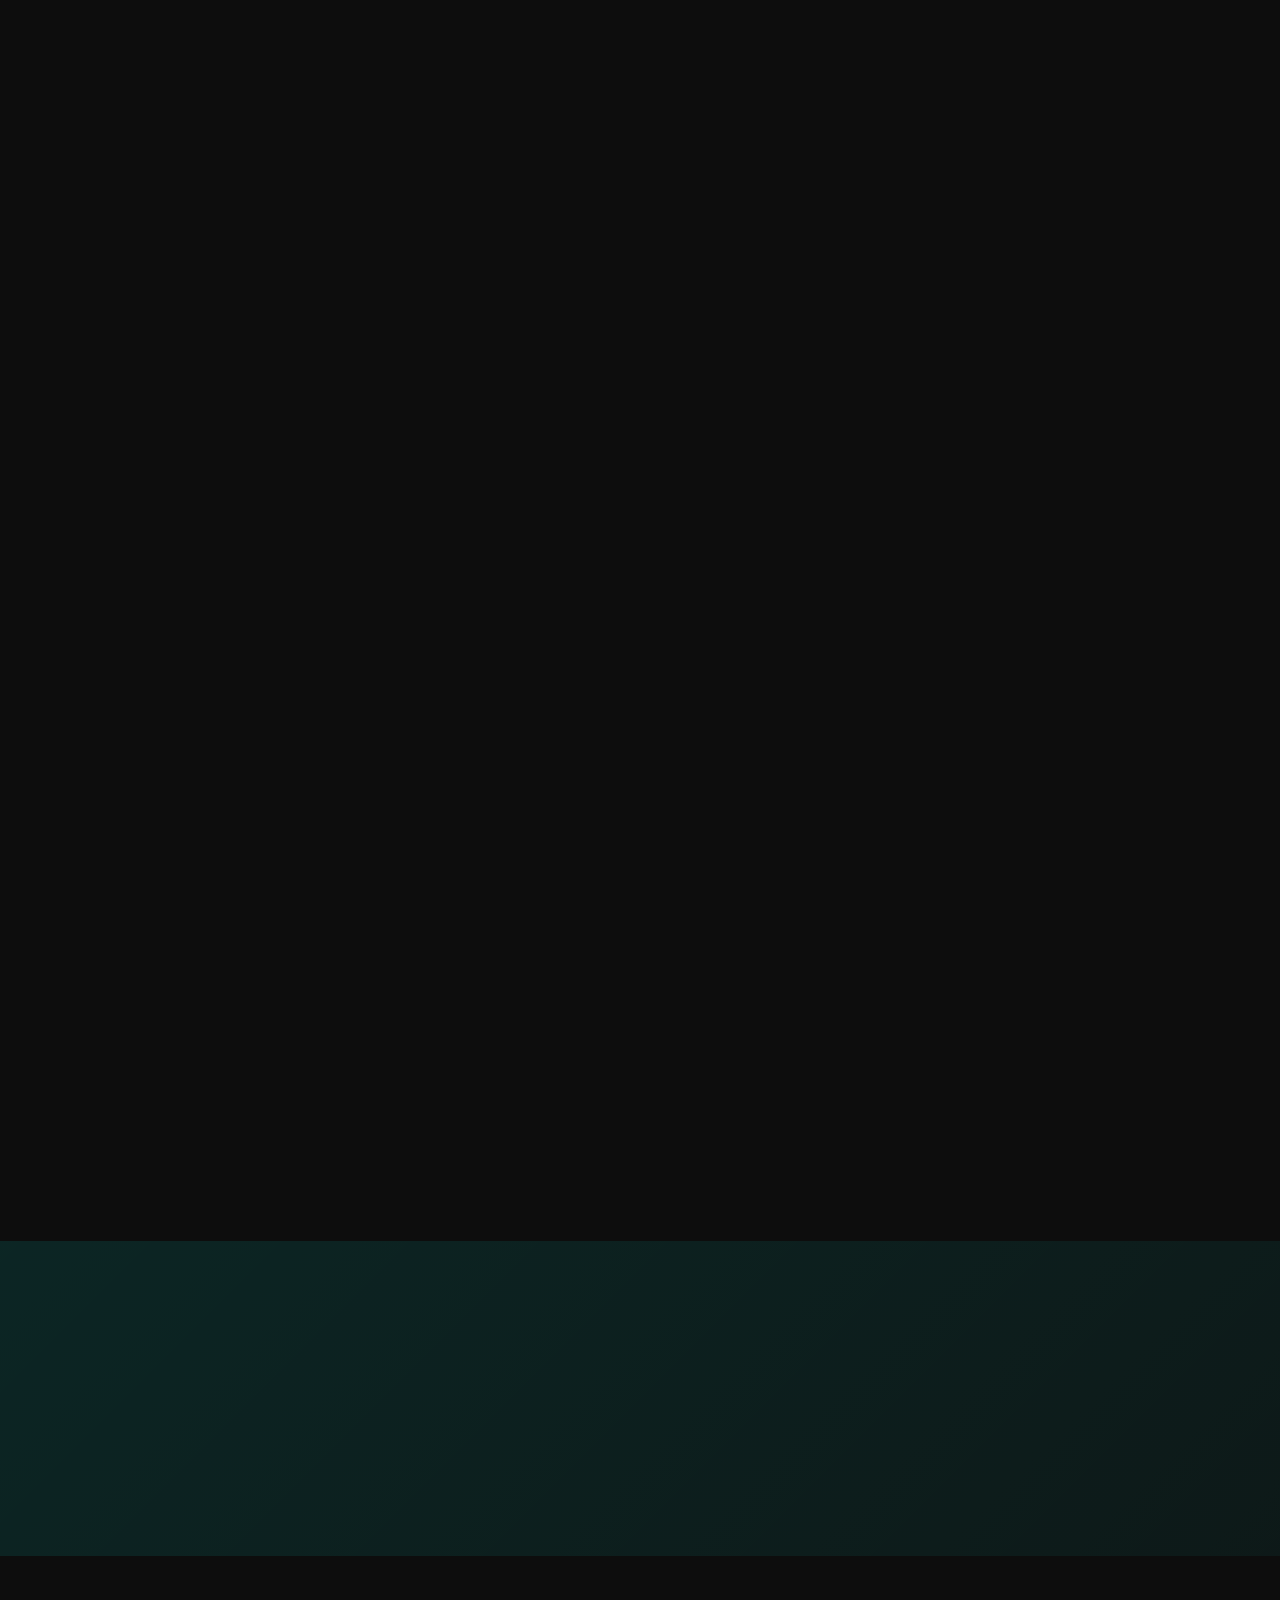
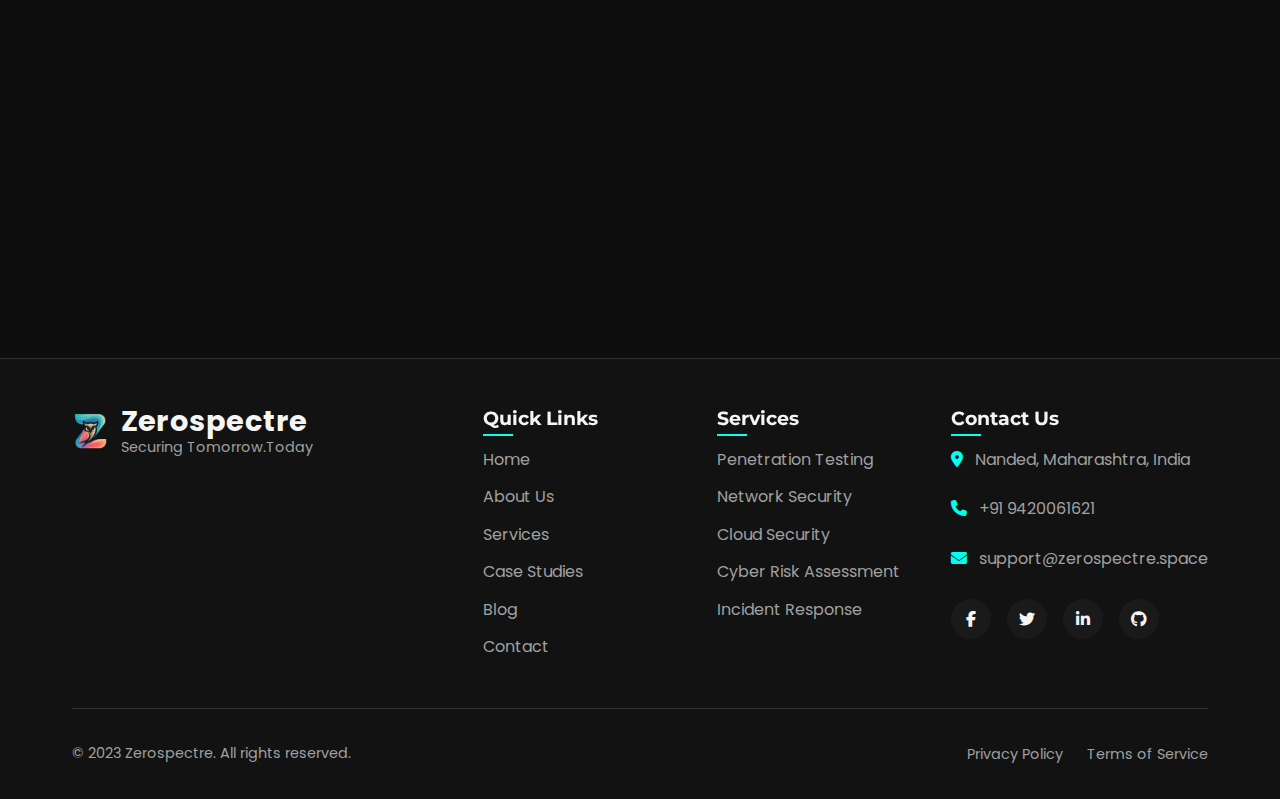
<file: case-studies.html>
<!DOCTYPE html>
<html lang="en">
<head>
    <meta charset="UTF-8">
    <meta name="viewport" content="width=device-width, initial-scale=1.0">
    <title>Cybersecurity & Digital Success Stories | Zerospectre Case Studies</title>
    <meta name="description" content="Real-world examples of how Zerospectre has helped startups and small businesses with ethical hacking, SEO optimization, and web development solutions.">
    <meta name="keywords" content="cybersecurity case studies, SEO success stories, web development projects, ethical hacking examples, small business security, affordable cybersecurity results, Tejas Akhare, Nanded">
    
    <!-- Open Graph / Social Media Meta Tags -->
    <meta property="og:title" content="Cybersecurity & Digital Success Stories | Zerospectre Case Studies">
    <meta property="og:description" content="Real-world examples of how Zerospectre has helped startups and small businesses with ethical hacking, SEO optimization, and web development solutions.">
    <meta property="og:image" content="https://zerospectre.space/assets/zerospectre-logo.png.png">
    <meta property="og:url" content="https://zerospectre.space/case-studies.html">
    <meta property="og:type" content="website">
    
    <!-- Twitter Card Meta Tags -->
    <meta name="twitter:card" content="summary_large_image">
    <meta name="twitter:title" content="Cybersecurity & Digital Success Stories | Zerospectre Case Studies">
    <meta name="twitter:description" content="Real-world examples of how Zerospectre has helped startups and small businesses with ethical hacking, SEO optimization, and web development solutions.">
    <meta name="twitter:image" content="https://zerospectre.space/assets/zerospectre-logo.png.png">
    
    <!-- Favicon -->
    <link rel="icon" href="favicon.ico" type="image/x-icon">
    <link rel="shortcut icon" href="favicon.ico" type="image/x-icon">
    <link rel="apple-touch-icon" href="assets/apple-touch-icon.png">
    
    <!-- CSS -->
    <link rel="stylesheet" href="css/styles.css">
    
    <!-- Google Fonts -->
    <link rel="preconnect" href="https://fonts.googleapis.com">
    <link rel="preconnect" href="https://fonts.gstatic.com" crossorigin>
    <link href="https://fonts.googleapis.com/css2?family=Poppins:wght@300;400;500;600;700&family=Montserrat:wght@400;500;600;700&display=swap" rel="stylesheet">
    
    <!-- Font Awesome for icons -->
    <link rel="stylesheet" href="https://cdnjs.cloudflare.com/ajax/libs/font-awesome/6.4.0/css/all.min.css">
    
    <!-- AOS (Animate On Scroll) Library -->
    <link rel="stylesheet" href="https://unpkg.com/aos@next/dist/aos.css" />
</head>
<body>
    <!-- Cookie Consent Banner -->
    <div class="cookie-consent" id="cookieConsent">
        <div class="cookie-content">
            <p>We use cookies to enhance your experience. By continuing to visit this site you agree to our use of cookies.</p>
            <div class="cookie-buttons">
                <button id="cookieAccept" class="btn-primary">Accept</button>
                <button id="cookieDecline" class="btn-secondary">Decline</button>
            </div>
        </div>
    </div>

    <!-- Header & Navigation -->
    <header class="header">
        <div class="container">
            <div class="header-content">
                <div class="logo">
                    <a href="index.html" class="logo-container">
                        <img src="assets/zerospectre-logo.png.png" alt="Zerospectre Logo">
                        <div class="logo-text">
                            <span class="company-name">Zerospectre</span>
                            <span class="company-slogan">Securing Tomorrow.Today</span>
                        </div>
                    </a>
                </div>
                <nav class="nav-desktop">
                    <ul>
                        <li><a href="index.html">Home</a></li>
                        <li><a href="about.html">About Us</a></li>
                        <li><a href="services.html">Services</a></li>
                        <li><a href="case-studies.html" class="active">Case Studies</a></li>
                        <li><a href="blog.html">Blog</a></li>
                        <li><a href="contact.html">Contact</a></li>
                    </ul>
                </nav>
                <div class="nav-mobile">
                    <button class="hamburger" id="hamburgerBtn" aria-label="Menu">
                        <span></span>
                        <span></span>
                        <span></span>
                    </button>
                    <div class="mobile-menu" id="mobileMenu">
                        <ul>
                            <li><a href="index.html">Home</a></li>
                            <li><a href="about.html">About Us</a></li>
                            <li><a href="services.html">Services</a></li>
                            <li><a href="case-studies.html" class="active">Case Studies</a></li>
                            <li><a href="blog.html">Blog</a></li>
                            <li><a href="contact.html">Contact</a></li>
                        </ul>
                    </div>
                </div>
            </div>
        </div>
    </header>

    <main>
        <!-- Page Banner -->
        <section class="page-banner">
            <div class="container">
                <div class="banner-content" data-aos="fade-up">
                    <h1>Case Studies</h1>
                    <p>Real-world examples of how we've helped organizations overcome cybersecurity challenges.</p>
                </div>
            </div>
        </section>

        <!-- Case Studies Filter -->
        <section class="case-studies-filter">
            <div class="container">
                <div class="filter-container" data-aos="fade-up">
                    <div class="filter-label">Filter by:</div>
                    <div class="filter-buttons">
                        <button class="filter-btn active" data-filter="all">All</button>
                        <button class="filter-btn" data-filter="penetration-testing">Penetration Testing</button>
                        <button class="filter-btn" data-filter="network-security">Network Security</button>
                        <button class="filter-btn" data-filter="cloud-security">Cloud Security</button>
                        <button class="filter-btn" data-filter="risk-assessment">Risk Assessment</button>
                        <button class="filter-btn" data-filter="incident-response">Incident Response</button>
                    </div>
                </div>
            </div>
        </section>

        <!-- Case Studies Grid -->
        <section class="case-studies-grid">
            <div class="container">
                <div class="case-studies-container">
                    <!-- Case Study 1 -->
                    <div class="case-study-card" data-category="cloud-security" data-aos="fade-up">
                        <div class="case-study-image">
                            <svg width="600" height="400" viewBox="0 0 600 400" xmlns="http://www.w3.org/2000/svg">
                                <rect width="600" height="400" fill="#2c3e50"/>
                                
                                <!-- Bank/Financial Building -->
                                <rect x="150" y="100" width="300" height="200" fill="#3498db"/>
                                
                                <!-- Building columns -->
                                <rect x="170" y="100" width="20" height="200" fill="#2980b9"/>
                                <rect x="240" y="100" width="20" height="200" fill="#2980b9"/>
                                <rect x="340" y="100" width="20" height="200" fill="#2980b9"/>
                                <rect x="410" y="100" width="20" height="200" fill="#2980b9"/>
                                
                                <!-- Building roof -->
                                <polygon points="150,100 300,50 450,100" fill="#34495e"/>
                                
                                <!-- Steps -->
                                <rect x="200" y="300" width="200" height="10" fill="#34495e"/>
                                <rect x="210" y="310" width="180" height="10" fill="#34495e"/>
                                <rect x="220" y="320" width="160" height="10" fill="#34495e"/>
                                
                                <!-- Digital security elements -->
                                <circle cx="300" cy="150" r="40" fill="#e74c3c" opacity="0.8"/>
                                <text x="300" y="155" font-family="Arial" font-size="12" fill="white" text-anchor="middle">SECURE</text>
                                
                                <!-- Lock icon -->
                                <rect x="280" y="200" width="40" height="30" rx="5" fill="#f1c40f"/>
                                <rect x="290" y="190" width="20" height="15" rx="5" fill="#f1c40f"/>
                                
                                <!-- Digital circuit pattern -->
                                <line x1="100" y1="350" x2="500" y2="350" stroke="#ecf0f1" stroke-width="2" stroke-dasharray="10,5"/>
                                <line x1="150" y1="370" x2="450" y2="370" stroke="#ecf0f1" stroke-width="2" stroke-dasharray="10,5"/>
                                
                                <!-- Title -->
                                <text x="300" y="50" font-family="Arial" font-size="24" fill="white" text-anchor="middle">FINANCIAL SERVICES</text>
                                <text x="300" y="80" font-family="Arial" font-size="18" fill="white" text-anchor="middle">SECURITY CASE STUDY</text>
                            </svg>
                        </div>
                        <div class="case-study-content">
                            <div class="case-study-tag">Cloud Security</div>
                            <h2>Securing Cloud Migration for Financial Services Firm</h2>
                            <p>A leading financial services company needed to migrate their infrastructure to the cloud while maintaining strict security and compliance requirements.</p>
                            <div class="case-study-highlights">
                                <div class="highlight">
                                    <span class="highlight-label">Challenge:</span>
                                    <span class="highlight-text">Secure migration of sensitive financial data to AWS while maintaining regulatory compliance.</span>
                                </div>
                                <div class="highlight">
                                    <span class="highlight-label">Solution:</span>
                                    <span class="highlight-text">Implemented secure cloud architecture with encryption, access controls, and continuous monitoring.</span>
                                </div>
                                <div class="highlight">
                                    <span class="highlight-label">Result:</span>
                                    <span class="highlight-text">Successful migration with zero security incidents and full compliance with financial regulations.</span>
                                </div>
                            </div>
                            <a href="case-study-financial-cloud.html" class="btn-text">Read Full Case Study <i class="fas fa-arrow-right"></i></a>
                        </div>
                    </div>

                    <!-- Case Study 2 -->
                    <div class="case-study-card" data-category="penetration-testing" data-aos="fade-up">
                        <div class="case-study-image">
                            <svg width="600" height="400" viewBox="0 0 600 400" xmlns="http://www.w3.org/2000/svg">
                                <rect width="600" height="400" fill="#e74c3c"/>
                                
                                <!-- Hospital building -->
                                <rect x="150" y="100" width="300" height="200" fill="white"/>
                                
                                <!-- Hospital cross -->
                                <rect x="280" y="120" width="40" height="100" fill="#3498db"/>
                                <rect x="250" y="150" width="100" height="40" fill="#3498db"/>
                                
                                <!-- Windows -->
                                <rect x="180" y="130" width="30" height="30" fill="#ecf0f1" stroke="#bdc3c7" stroke-width="2"/>
                                <rect x="180" y="180" width="30" height="30" fill="#ecf0f1" stroke="#bdc3c7" stroke-width="2"/>
                                <rect x="180" y="230" width="30" height="30" fill="#ecf0f1" stroke="#bdc3c7" stroke-width="2"/>
                                
                                <rect x="390" y="130" width="30" height="30" fill="#ecf0f1" stroke="#bdc3c7" stroke-width="2"/>
                                <rect x="390" y="180" width="30" height="30" fill="#ecf0f1" stroke="#bdc3c7" stroke-width="2"/>
                                <rect x="390" y="230" width="30" height="30" fill="#ecf0f1" stroke="#bdc3c7" stroke-width="2"/>
                                
                                <!-- Entrance -->
                                <rect x="270" y="250" width="60" height="50" fill="#34495e"/>
                                
                                <!-- Security elements -->
                                <circle cx="150" cy="100" r="30" fill="#2c3e50" opacity="0.8"/>
                                <text x="150" y="105" font-family="Arial" font-size="12" fill="white" text-anchor="middle">SECURE</text>
                                
                                <circle cx="450" cy="100" r="30" fill="#2c3e50" opacity="0.8"/>
                                <text x="450" y="105" font-family="Arial" font-size="12" fill="white" text-anchor="middle">TESTED</text>
                                
                                <!-- Penetration testing elements -->
                                <path d="M100,350 L120,320 L140,350 L160,320 L180,350" stroke="#2c3e50" stroke-width="3" fill="none"/>
                                <path d="M420,350 L440,320 L460,350 L480,320 L500,350" stroke="#2c3e50" stroke-width="3" fill="none"/>
                                
                                <!-- Shield with magnifying glass -->
                                <path d="M300,320 L330,330 L330,360 L300,370 L270,360 L270,330 Z" fill="#f1c40f" stroke="#2c3e50" stroke-width="2"/>
                                <circle cx="310" cy="340" r="15" fill="none" stroke="#2c3e50" stroke-width="3"/>
                                <line x1="320" y1="350" x2="330" y2="360" stroke="#2c3e50" stroke-width="3"/>
                                
                                <!-- Title -->
                                <text x="300" y="50" font-family="Arial" font-size="24" fill="white" text-anchor="middle">HEALTHCARE</text>
                                <text x="300" y="80" font-family="Arial" font-size="18" fill="white" text-anchor="middle">PENETRATION TESTING</text>
                            </svg>
                        </div>
                        <div class="case-study-content">
                            <div class="case-study-tag">Penetration Testing</div>
                            <h2>Critical Vulnerabilities Discovered in E-commerce Platform</h2>
                            <p>A major e-commerce retailer with millions of customers needed to ensure their platform was secure against sophisticated attacks.</p>
                            <div class="case-study-highlights">
                                <div class="highlight">
                                    <span class="highlight-label">Challenge:</span>
                                    <span class="highlight-text">Identify security vulnerabilities in a complex e-commerce platform handling sensitive payment data.</span>
                                </div>
                                <div class="highlight">
                                    <span class="highlight-label">Solution:</span>
                                    <span class="highlight-text">Comprehensive penetration testing of web applications, APIs, and payment processing systems.</span>
                                </div>
                                <div class="highlight">
                                    <span class="highlight-label">Result:</span>
                                    <span class="highlight-text">Discovered and remediated 12 critical vulnerabilities before they could be exploited by attackers.</span>
                                </div>
                            </div>
                            <a href="case-study-ecommerce-pentest.html" class="btn-text">Read Full Case Study <i class="fas fa-arrow-right"></i></a>
                        </div>
                    </div>

                    <!-- Case Study 3 -->
                    <div class="case-study-card" data-category="incident-response" data-aos="fade-up">
                        <div class="case-study-image">
                            <svg width="600" height="400" viewBox="0 0 600 400" xmlns="http://www.w3.org/2000/svg">
                                <rect width="600" height="400" fill="#3498db"/>
                                
                                <!-- E-commerce store front -->
                                <rect x="150" y="100" width="300" height="200" fill="white"/>
                                
                                <!-- Store sign -->
                                <rect x="200" y="120" width="200" height="40" fill="#f1c40f"/>
                                <text x="300" y="145" font-family="Arial" font-size="16" fill="#2c3e50" text-anchor="middle">E-COMMERCE STORE</text>
                                
                                <!-- Store window -->
                                <rect x="200" y="180" width="200" height="80" fill="#ecf0f1" stroke="#bdc3c7" stroke-width="2"/>
                                
                                <!-- Products in window -->
                                <rect x="220" y="200" width="30" height="40" fill="#e74c3c"/>
                                <rect x="270" y="200" width="30" height="40" fill="#2ecc71"/>
                                <rect x="320" y="200" width="30" height="40" fill="#9b59b6"/>
                                
                                <!-- Door -->
                                <rect x="270" y="270" width="60" height="30" fill="#34495e"/>
                                
                                <!-- Incident response elements -->
                                <circle cx="300" cy="50" r="30" fill="#e74c3c"/>
                                <text x="300" y="55" font-family="Arial" font-size="20" fill="white" text-anchor="middle">!</text>
                                
                                <!-- Response arrows -->
                                <path d="M100,200 L130,200 L130,170 L150,200 L130,230 L130,200" fill="#2ecc71"/>
                                <path d="M500,200 L470,200 L470,170 L450,200 L470,230 L470,200" fill="#2ecc71"/>
                                
                                <!-- Shield -->
                                <path d="M300,300 L340,310 L340,350 L300,370 L260,350 L260,310 Z" fill="#9b59b6" stroke="#2c3e50" stroke-width="2"/>
                                <text x="300" y="340" font-family="Arial" font-size="16" fill="white" text-anchor="middle">IR</text>
                                
                                <!-- Digital elements -->
                                <line x1="100" y1="350" x2="500" y2="350" stroke="white" stroke-width="2" stroke-dasharray="10,5"/>
                                
                                <!-- Title -->
                                <text x="300" y="380" font-family="Arial" font-size="24" fill="white" text-anchor="middle">INCIDENT RESPONSE</text>
                            </svg>
                        </div>
                        <div class="case-study-content">
                            <div class="case-study-tag">Incident Response</div>
                            <h2>Rapid Response to Ransomware Attack at Healthcare Provider</h2>
                            <p>A regional healthcare provider experienced a ransomware attack that threatened patient data and critical systems.</p>
                            <div class="case-study-highlights">
                                <div class="highlight">
                                    <span class="highlight-label">Challenge:</span>
                                    <span class="highlight-text">Contain and eradicate ransomware while minimizing impact on patient care and protecting sensitive health data.</span>
                                </div>
                                <div class="highlight">
                                    <span class="highlight-label">Solution:</span>
                                    <span class="highlight-text">Rapid deployment of incident response team, isolation of affected systems, and forensic investigation.</span>
                                </div>
                                <div class="highlight">
                                    <span class="highlight-label">Result:</span>
                                    <span class="highlight-text">Systems restored within 24 hours, no data exfiltration confirmed, and improved security measures implemented.</span>
                                </div>
                            </div>
                            <a href="case-study-healthcare-ransomware.html" class="btn-text">Read Full Case Study <i class="fas fa-arrow-right"></i></a>
                        </div>
                    </div>

                    <!-- Case Study 4 -->
                    <div class="case-study-card" data-category="network-security" data-aos="fade-up">
                        <div class="case-study-image">
                            <svg width="600" height="400" viewBox="0 0 600 400" xmlns="http://www.w3.org/2000/svg">
                                <rect width="600" height="400" fill="#34495e"/>
                                
                                <!-- Factory building -->
                                <rect x="150" y="150" width="300" height="150" fill="#7f8c8d"/>
                                
                                <!-- Factory roof -->
                                <polygon points="150,150 300,100 450,150" fill="#95a5a6"/>
                                
                                <!-- Factory windows -->
                                <rect x="180" y="180" width="30" height="30" fill="#ecf0f1"/>
                                <rect x="240" y="180" width="30" height="30" fill="#ecf0f1"/>
                                <rect x="300" y="180" width="30" height="30" fill="#ecf0f1"/>
                                <rect x="360" y="180" width="30" height="30" fill="#ecf0f1"/>
                                
                                <!-- Factory door -->
                                <rect x="270" y="250" width="60" height="50" fill="#2c3e50"/>
                                
                                <!-- Factory chimney -->
                                <rect x="380" y="80" width="30" height="70" fill="#7f8c8d"/>
                                
                                <!-- Network elements -->
                                <circle cx="200" cy="250" r="20" fill="#3498db"/>
                                <circle cx="300" cy="250" r="20" fill="#3498db"/>
                                <circle cx="400" cy="250" r="20" fill="#3498db"/>
                                
                                <!-- Network connections -->
                                <line x1="200" y1="250" x2="300" y2="250" stroke="#2ecc71" stroke-width="3"/>
                                <line x1="300" y1="250" x2="400" y2="250" stroke="#2ecc71" stroke-width="3"/>
                                
                                <!-- Security shield -->
                                <path d="M300,320 L340,330 L340,360 L300,380 L260,360 L260,330 Z" fill="#e74c3c" stroke="#c0392b" stroke-width="2"/>
                                <text x="300" y="355" font-family="Arial" font-size="16" fill="white" text-anchor="middle">SECURE</text>
                                
                                <!-- Digital circuit pattern -->
                                <line x1="100" y1="350" x2="500" y2="350" stroke="#ecf0f1" stroke-width="2" stroke-dasharray="10,5"/>
                                
                                <!-- Title -->
                                <text x="300" y="50" font-family="Arial" font-size="24" fill="white" text-anchor="middle">MANUFACTURING</text>
                                <text x="300" y="80" font-family="Arial" font-size="18" fill="white" text-anchor="middle">NETWORK SECURITY</text>
                            </svg>
                        </div>
                        <div class="case-study-content">
                            <div class="case-study-tag">Network Security</div>
                            <h2>Securing Industrial Control Systems for Manufacturing Giant</h2>
                            <p>A global manufacturing company needed to secure their industrial control systems (ICS) against increasing cyber threats.</p>
                            <div class="case-study-highlights">
                                <div class="highlight">
                                    <span class="highlight-label">Challenge:</span>
                                    <span class="highlight-text">Protect critical manufacturing infrastructure while maintaining operational efficiency.</span>
                                </div>
                                <div class="highlight">
                                    <span class="highlight-label">Solution:</span>
                                    <span class="highlight-text">Implemented segmented network architecture, ICS-specific monitoring, and secure remote access solutions.</span>
                                </div>
                                <div class="highlight">
                                    <span class="highlight-label">Result:</span>
                                    <span class="highlight-text">85% reduction in security events with zero impact on production efficiency.</span>
                                </div>
                            </div>
                            <a href="case-study-manufacturing-ics.html" class="btn-text">Read Full Case Study <i class="fas fa-arrow-right"></i></a>
                        </div>
                    </div>

                    <!-- Case Study 5 -->
                    <div class="case-study-card" data-category="risk-assessment" data-aos="fade-up">
                        <div class="case-study-image">
                            <svg width="600" height="400" viewBox="0 0 600 400" xmlns="http://www.w3.org/2000/svg">
                                <rect width="600" height="400" fill="#2c3e50"/>
                                
                                <!-- Government building -->
                                <rect x="150" y="100" width="300" height="200" fill="#ecf0f1"/>
                                
                                <!-- Building columns -->
                                <rect x="170" y="100" width="20" height="200" fill="#bdc3c7"/>
                                <rect x="230" y="100" width="20" height="200" fill="#bdc3c7"/>
                                <rect x="290" y="100" width="20" height="200" fill="#bdc3c7"/>
                                <rect x="350" y="100" width="20" height="200" fill="#bdc3c7"/>
                                <rect x="410" y="100" width="20" height="200" fill="#bdc3c7"/>
                                
                                <!-- Building roof -->
                                <rect x="130" y="80" width="340" height="20" fill="#bdc3c7"/>
                                
                                <!-- Steps -->
                                <rect x="200" y="300" width="200" height="10" fill="#bdc3c7"/>
                                <rect x="210" y="310" width="180" height="10" fill="#bdc3c7"/>
                                <rect x="220" y="320" width="160" height="10" fill="#bdc3c7"/>
                                
                                <!-- Risk assessment elements -->
                                <circle cx="200" cy="150" r="30" fill="#e74c3c" opacity="0.7"/>
                                <text x="200" y="155" font-family="Arial" font-size="12" fill="white" text-anchor="middle">HIGH</text>
                                
                                <circle cx="300" cy="150" r="30" fill="#f39c12" opacity="0.7"/>
                                <text x="300" y="155" font-family="Arial" font-size="12" fill="white" text-anchor="middle">MEDIUM</text>
                                
                                <circle cx="400" cy="150" r="30" fill="#2ecc71" opacity="0.7"/>
                                <text x="400" y="155" font-family="Arial" font-size="12" fill="white" text-anchor="middle">LOW</text>
                                
                                <!-- Risk matrix -->
                                <rect x="200" y="200" width="200" height="80" fill="white" stroke="#7f8c8d" stroke-width="2"/>
                                <line x1="200" y1="226" x2="400" y2="226" stroke="#7f8c8d" stroke-width="1"/>
                                <line x1="200" y1="253" x2="400" y2="253" stroke="#7f8c8d" stroke-width="1"/>
                                <line x1="266" y1="200" x2="266" y2="280" stroke="#7f8c8d" stroke-width="1"/>
                                <line x1="333" y1="200" x2="333" y2="280" stroke="#7f8c8d" stroke-width="1"/>
                                
                                <!-- Risk cells -->
                                <rect x="200" y="200" width="66" height="26" fill="#f1c40f" opacity="0.7"/>
                                <rect x="266" y="200" width="67" height="26" fill="#e67e22" opacity="0.7"/>
                                <rect x="333" y="200" width="67" height="26" fill="#e74c3c" opacity="0.7"/>
                                
                                <rect x="200" y="226" width="66" height="27" fill="#2ecc71" opacity="0.7"/>
                                <rect x="266" y="226" width="67" height="27" fill="#f1c40f" opacity="0.7"/>
                                <rect x="333" y="226" width="67" height="27" fill="#e67e22" opacity="0.7"/>
                                
                                <rect x="200" y="253" width="66" height="27" fill="#2ecc71" opacity="0.7"/>
                                <rect x="266" y="253" width="67" height="27" fill="#2ecc71" opacity="0.7"/>
                                <rect x="333" y="253" width="67" height="27" fill="#f1c40f" opacity="0.7"/>
                                
                                <!-- Title -->
                                <text x="300" y="50" font-family="Arial" font-size="24" fill="white" text-anchor="middle">GOVERNMENT</text>
                                <text x="300" y="80" font-family="Arial" font-size="18" fill="white" text-anchor="middle">RISK ASSESSMENT</text>
                            </svg>
                        </div>
                        <div class="case-study-content">
                            <div class="case-study-tag">Risk Assessment</div>
                            <h2>Comprehensive Cyber Risk Assessment for Government Agency</h2>
                            <p>A government agency needed to evaluate and prioritize cybersecurity risks across their complex IT infrastructure.</p>
                            <div class="case-study-highlights">
                                <div class="highlight">
                                    <span class="highlight-label">Challenge:</span>
                                    <span class="highlight-text">Assess security risks across diverse systems with limited resources and strict compliance requirements.</span>
                                </div>
                                <div class="highlight">
                                    <span class="highlight-label">Solution:</span>
                                    <span class="highlight-text">Conducted comprehensive risk assessment using NIST framework with tailored methodology for government systems.</span>
                                </div>
                                <div class="highlight">
                                    <span class="highlight-label">Result:</span>
                                    <span class="highlight-text">Identified and prioritized 47 security gaps, developed 3-year security roadmap within budget constraints.</span>
                                </div>
                            </div>
                            <a href="case-study-government-risk.html" class="btn-text">Read Full Case Study <i class="fas fa-arrow-right"></i></a>
                        </div>
                    </div>

                    <!-- Case Study 6 -->
                    <div class="case-study-card" data-category="cloud-security" data-aos="fade-up">
                        <div class="case-study-image">
                            <svg width="600" height="400" viewBox="0 0 600 400" xmlns="http://www.w3.org/2000/svg">
                                <rect width="600" height="400" fill="#3498db"/>
                                
                                <!-- Cloud shapes -->
                                <path d="M150,150 C130,130 130,100 150,80 C170,60 210,60 230,80 C250,60 290,60 310,80 C330,60 370,60 390,80 C410,100 410,130 390,150 Z" fill="white"/>
                                <path d="M200,200 C180,180 180,150 200,130 C220,110 260,110 280,130 C300,110 340,110 360,130 C380,150 380,180 360,200 Z" fill="white"/>
                                <path d="M250,250 C230,230 230,200 250,180 C270,160 310,160 330,180 C350,200 350,230 330,250 Z" fill="white"/>
                                
                                <!-- Server racks in clouds -->
                                <rect x="180" y="100" width="40" height="60" fill="#34495e" stroke="#2c3e50" stroke-width="2"/>
                                <rect x="240" y="100" width="40" height="60" fill="#34495e" stroke="#2c3e50" stroke-width="2"/>
                                <rect x="300" y="100" width="40" height="60" fill="#34495e" stroke="#2c3e50" stroke-width="2"/>
                                <rect x="360" y="100" width="40" height="60" fill="#34495e" stroke="#2c3e50" stroke-width="2"/>
                                
                                <!-- Server lights -->
                                <circle cx="190" cy="110" r="3" fill="#2ecc71"/>
                                <circle cx="190" cy="120" r="3" fill="#e74c3c"/>
                                <circle cx="190" cy="130" r="3" fill="#f1c40f"/>
                                
                                <circle cx="250" cy="110" r="3" fill="#2ecc71"/>
                                <circle cx="250" cy="120" r="3" fill="#e74c3c"/>
                                <circle cx="250" cy="130" r="3" fill="#f1c40f"/>
                                
                                <circle cx="310" cy="110" r="3" fill="#2ecc71"/>
                                <circle cx="310" cy="120" r="3" fill="#e74c3c"/>
                                <circle cx="310" cy="130" r="3" fill="#f1c40f"/>
                                
                                <circle cx="370" cy="110" r="3" fill="#2ecc71"/>
                                <circle cx="370" cy="120" r="3" fill="#e74c3c"/>
                                <circle cx="370" cy="130" r="3" fill="#f1c40f"/>
                                
                                <!-- Security elements -->
                                <path d="M300,280 L340,290 L340,330 L300,350 L260,330 L260,290 Z" fill="#9b59b6" stroke="#8e44ad" stroke-width="2"/>
                                <text x="300" y="320" font-family="Arial" font-size="16" fill="white" text-anchor="middle">SECURE</text>
                                
                                <!-- Connection lines -->
                                <line x1="200" y1="300" x2="280" y2="320" stroke="white" stroke-width="2" stroke-dasharray="5,5"/>
                                <line x1="400" y1="300" x2="320" y2="320" stroke="white" stroke-width="2" stroke-dasharray="5,5"/>
                                
                                <!-- Title -->
                                <text x="300" y="50" font-family="Arial" font-size="24" fill="white" text-anchor="middle">TECHNOLOGY</text>
                                <text x="300" y="80" font-family="Arial" font-size="18" fill="white" text-anchor="middle">CLOUD SECURITY</text>
                            </svg>
                        </div>
                        <div class="case-study-content">
                            <div class="case-study-tag">Cloud Security</div>
                            <h2>Building Security from the Ground Up for SaaS Startup</h2>
                            <p>A fast-growing SaaS startup needed to implement robust security practices without slowing down their development pace.</p>
                            <div class="case-study-highlights">
                                <div class="highlight">
                                    <span class="highlight-label">Challenge:</span>
                                    <span class="highlight-text">Implement security best practices in a cloud-native environment while maintaining rapid development cycles.</span>
                                </div>
                                <div class="highlight">
                                    <span class="highlight-label">Solution:</span>
                                    <span class="highlight-text">Developed DevSecOps approach with automated security testing, secure CI/CD pipelines, and developer training.</span>
                                </div>
                                <div class="highlight">
                                    <span class="highlight-label">Result:</span>
                                    <span class="highlight-text">Successfully achieved SOC 2 compliance in record time while maintaining bi-weekly release schedule.</span>
                                </div>
                            </div>
                            <a href="case-study-saas-security.html" class="btn-text">Read Full Case Study <i class="fas fa-arrow-right"></i></a>
                        </div>
                    </div>
                </div>
            </div>
        </section>

        <!-- Results Summary Section -->
        <section class="results-summary">
            <div class="container">
                <div class="section-header" data-aos="fade-up">
                    <h2>Our Impact</h2>
                    <p>Measurable Security Improvements</p>
                </div>
                <div class="results-grid">
                    <div class="result-card" data-aos="fade-up" data-aos-delay="100">
                        <div class="result-icon">
                            <i class="fas fa-shield-alt"></i>
                        </div>
                        <div class="result-number">500+</div>
                        <div class="result-text">Critical Vulnerabilities Remediated</div>
                    </div>
                    <div class="result-card" data-aos="fade-up" data-aos-delay="200">
                        <div class="result-icon">
                            <i class="fas fa-chart-line"></i>
                        </div>
                        <div class="result-number">75%</div>
                        <div class="result-text">Average Reduction in Security Incidents</div>
                    </div>
                    <div class="result-card" data-aos="fade-up" data-aos-delay="300">
                        <div class="result-icon">
                            <i class="fas fa-tachometer-alt"></i>
                        </div>
                        <div class="result-number">4hr</div>
                        <div class="result-text">Average Incident Response Time</div>
                    </div>
                    <div class="result-card" data-aos="fade-up" data-aos-delay="400">
                        <div class="result-icon">
                            <i class="fas fa-users"></i>
                        </div>
                        <div class="result-number">100+</div>
                        <div class="result-text">Organizations Protected</div>
                    </div>
                </div>
            </div>
        </section>

        <!-- Testimonial Section -->
        <section class="case-study-testimonial">
            <div class="container">
                <div class="testimonial-container" data-aos="fade-up">
                    <div class="testimonial-quote">
                        <i class="fas fa-quote-left"></i>
                        <blockquote>
                            Zerospectre's team went above and beyond during our security crisis. Their rapid response and expertise not only contained the incident but strengthened our overall security posture. We now consider them an essential partner in our cybersecurity strategy.
                        </blockquote>
                        <div class="testimonial-author">
                            <h4>David Chen</h4>
                            <p>CIO, Global Healthcare Provider</p>
                        </div>
                    </div>
                </div>
            </div>
        </section>

        <!-- CTA Section -->
        <section class="cta-section">
            <div class="container">
                <div class="cta-content" data-aos="fade-up">
                    <h2>Ready to Become Our Next Success Story?</h2>
                    <p>Contact us today to discuss your cybersecurity challenges.</p>
                    <a href="contact.html" class="btn-primary">Get in Touch</a>
                </div>
            </div>
        </section>
        
        <!-- Fighting Fake Content Section -->
        <section class="fake-content-alert">
            <div class="container">
                <div class="section-header" data-aos="fade-up">
                    <h2>Fighting Fake Content</h2>
                    <p>Our Commitment to Authenticity</p>
                </div>
                <div class="fake-content-container" data-aos="fade-up">
                    <div class="fake-content-text">
                        <p>At Zerospectre, we take a firm stance against misinformation, scam impersonations, and unauthorized use of our brand. As cybersecurity professionals, we're committed to maintaining the highest standards of integrity and transparency.</p>
                        <ul class="security-commitments">
                            <li><i class="fas fa-shield-alt"></i> <strong>We never request sensitive information</strong> through unsolicited communications.</li>
                            <li><i class="fas fa-user-shield"></i> <strong>We do not engage in unauthorized outreach</strong> or cold-calling campaigns.</li>
                            <li><i class="fas fa-lock"></i> <strong>All official communications</strong> come exclusively through our verified channels.</li>
                        </ul>
                        <p>If you encounter content impersonating Zerospectre or suspicious communications claiming to be from us, please report it immediately to <a href="mailto:security@zerospectre.space">security@zerospectre.space</a>.</p>
                        <div class="report-fake-content">
                            <a href="contact.html" class="btn-secondary">Report Suspicious Activity</a>
                        </div>
                    </div>
                </div>
            </div>
        </section>
    </main>

    <!-- Footer -->
    <footer class="footer">
        <div class="container">
            <div class="footer-content">
                <div class="footer-logo">
                    <div class="footer-logo-container">
                        <img src="assets/zerospectre-logo.png.png" alt="Zerospectre Logo">
                        <div class="footer-logo-text">
                            <span class="footer-company-name">Zerospectre</span>
                            <p>Securing Tomorrow.Today</p>
                        </div>
                    </div>
                </div>
                <div class="footer-links">
                    <div class="footer-column">
                        <h3>Quick Links</h3>
                        <ul>
                            <li><a href="index.html">Home</a></li>
                            <li><a href="about.html">About Us</a></li>
                            <li><a href="services.html">Services</a></li>
                            <li><a href="case-studies.html">Case Studies</a></li>
                            <li><a href="blog.html">Blog</a></li>
                            <li><a href="contact.html">Contact</a></li>
                        </ul>
                    </div>
                    <div class="footer-column">
                        <h3>Services</h3>
                        <ul>
                            <li><a href="services.html#penetration-testing">Penetration Testing</a></li>
                            <li><a href="services.html#network-security">Network Security</a></li>
                            <li><a href="services.html#cloud-security">Cloud Security</a></li>
                            <li><a href="services.html#risk-assessment">Cyber Risk Assessment</a></li>
                            <li><a href="services.html#incident-response">Incident Response</a></li>
                        </ul>
                    </div>
                    <div class="footer-column">
                        <h3>Contact Us</h3>
                        <ul class="contact-info">
                            <li><i class="fas fa-map-marker-alt"></i> Nanded, Maharashtra, India</li>
                            <li><i class="fas fa-phone"></i> +91 9420061621</li>
                            <li><i class="fas fa-envelope"></i> support@zerospectre.space</li>
                        </ul>
                        <div class="social-links">
                            <a href="#" aria-label="Facebook"><i class="fab fa-facebook-f"></i></a>
                            <a href="#" aria-label="Twitter"><i class="fab fa-twitter"></i></a>
                            <a href="#" aria-label="LinkedIn"><i class="fab fa-linkedin-in"></i></a>
                            <a href="#" aria-label="GitHub"><i class="fab fa-github"></i></a>
                        </div>
                    </div>
                </div>
            </div>
            <div class="footer-bottom">
                <p>&copy; 2023 Zerospectre. All rights reserved.</p>
                <ul class="legal-links">
                    <li><a href="privacy-policy.html">Privacy Policy</a></li>
                    <li><a href="terms-of-service.html">Terms of Service</a></li>
                </ul>
            </div>
        </div>
    </footer>

    <!-- Back to Top Button -->
    <button id="backToTop" aria-label="Back to top"><i class="fas fa-chevron-up"></i></button>

    <!-- JavaScript -->
    <script src="https://unpkg.com/aos@next/dist/aos.js"></script>
    <script src="js/main.js"></script>
</body>
</html>
</file>
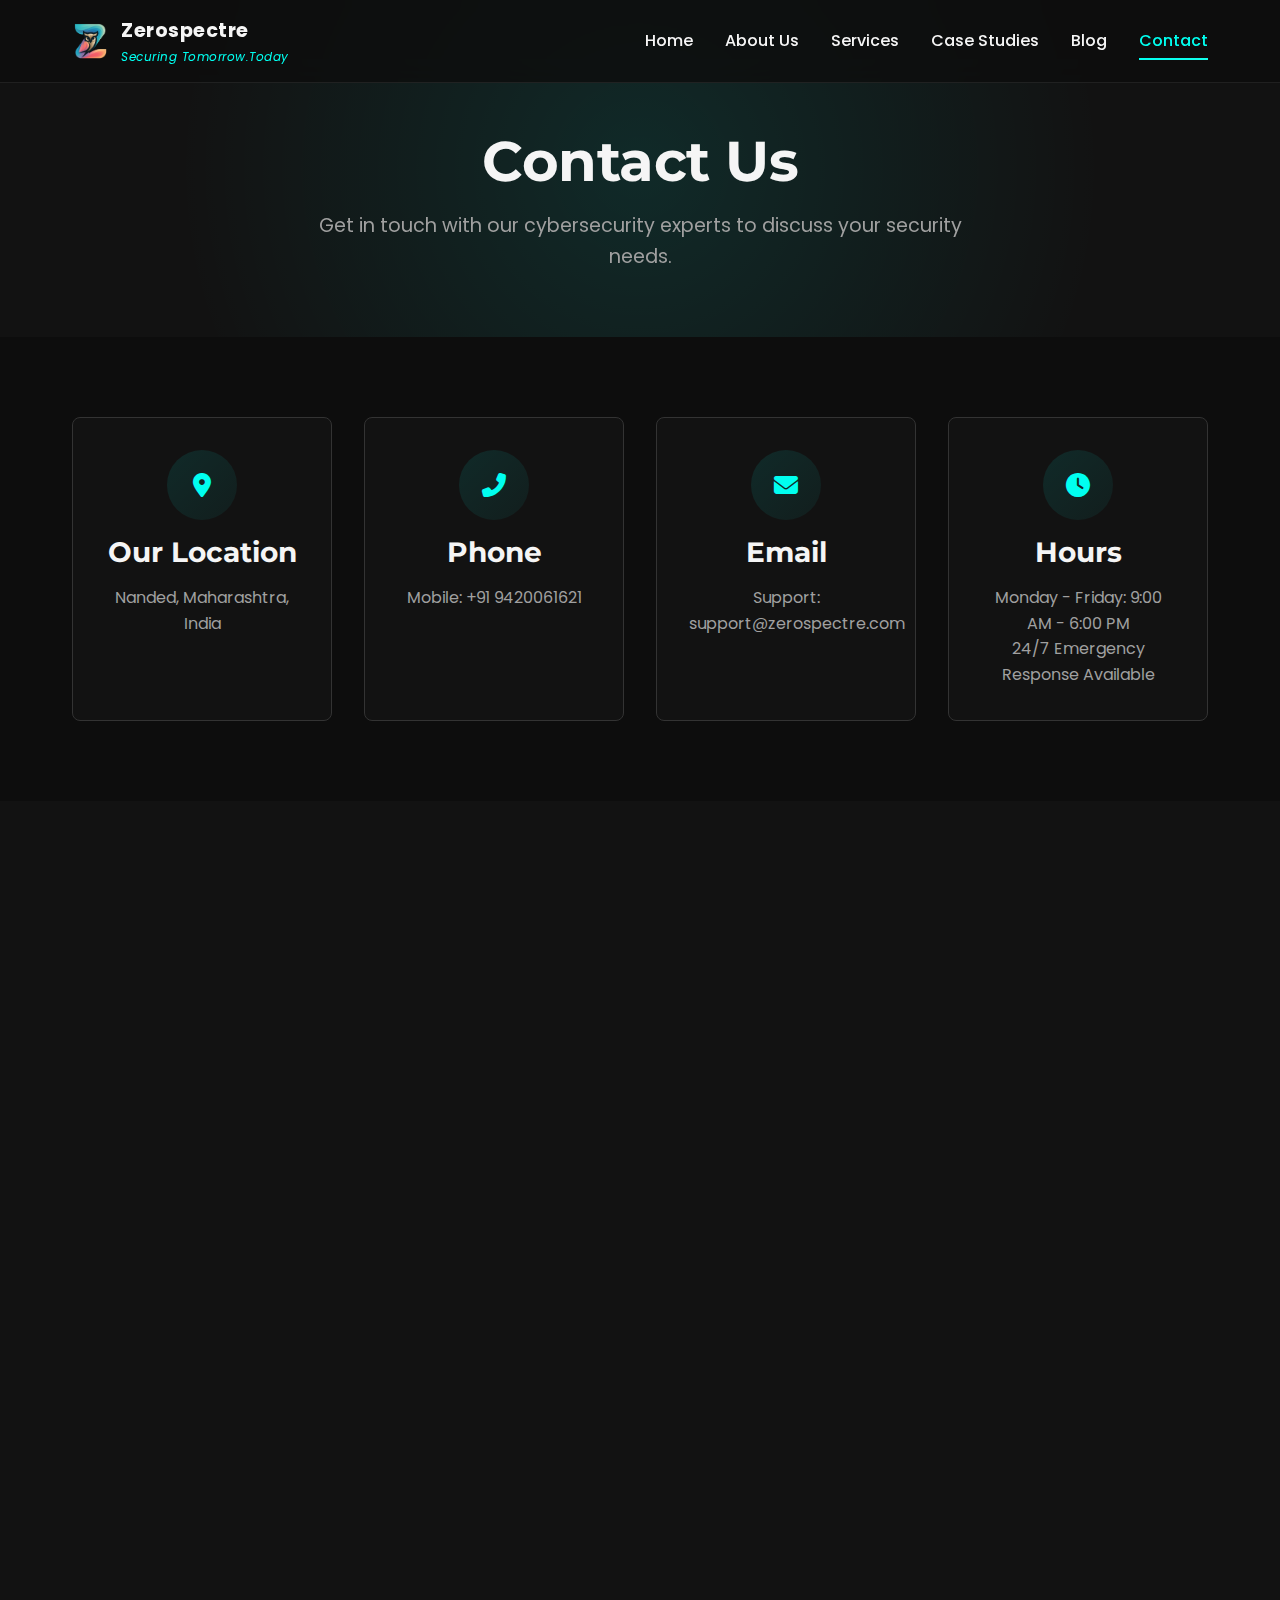
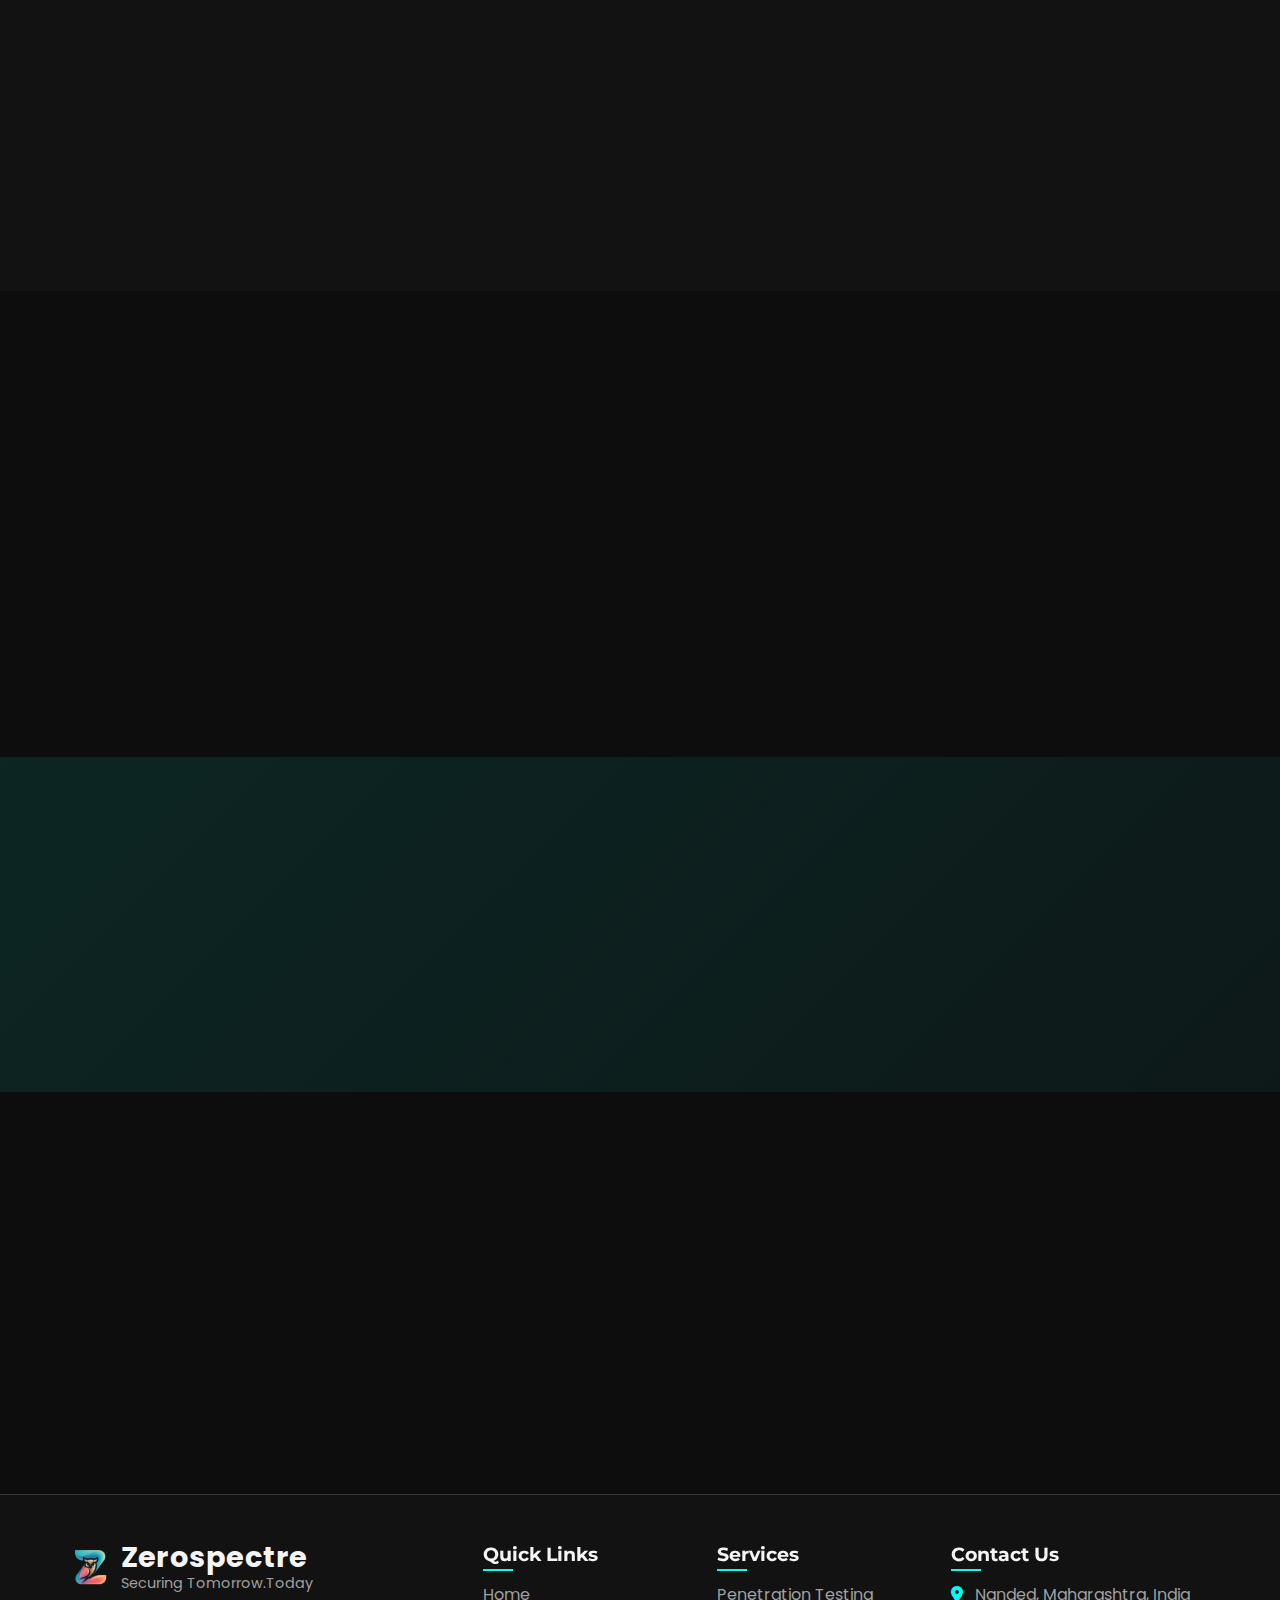
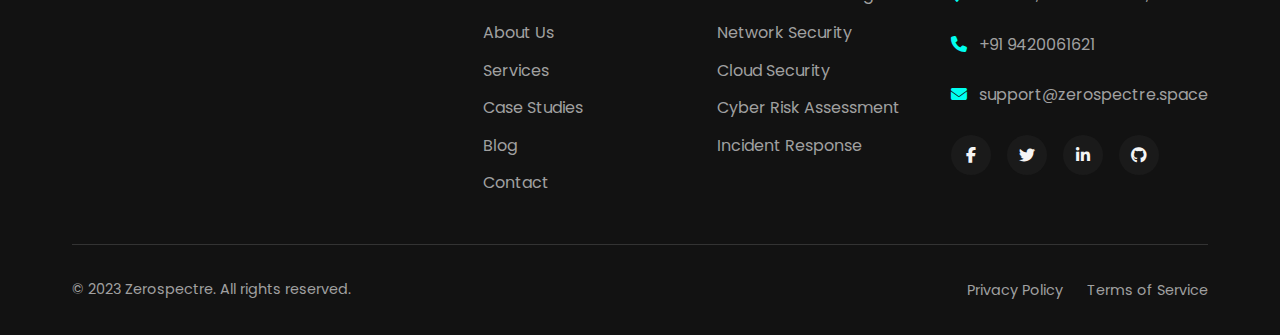
<file: contact.html>
<!DOCTYPE html>
<html lang="en">
<head>
    <meta charset="UTF-8">
    <meta name="viewport" content="width=device-width, initial-scale=1.0">
    <title>Contact Zerospectre | Cybersecurity & Digital Services in Nanded</title>
    <meta name="description" content="Get in touch with Tejas Akhare and the Zerospectre team for affordable cybersecurity, SEO, and web development services. Based in Nanded, India.">
    <meta name="keywords" content="contact Zerospectre, cybersecurity consultation, SEO services, web development help, Tejas Akhare, Nanded, India, affordable security">
    
    <!-- Open Graph / Social Media Meta Tags -->
    <meta property="og:title" content="Contact Zerospectre | Affordable Cybersecurity & Digital Services">
    <meta property="og:description" content="Get in touch with Tejas Akhare and the Zerospectre team for affordable cybersecurity, SEO, and web development services. Based in Nanded, India.">
    <meta property="og:image" content="https://zerospectre.space/assets/zerospectre-logo.png.png">
    <meta property="og:url" content="https://zerospectre.space/contact.html">
    <meta property="og:type" content="website">
    
    <!-- Twitter Card Meta Tags -->
    <meta name="twitter:card" content="summary_large_image">
    <meta name="twitter:title" content="Contact Zerospectre | Affordable Cybersecurity & Digital Services">
    <meta name="twitter:description" content="Get in touch with Tejas Akhare and the Zerospectre team for affordable cybersecurity, SEO, and web development services. Based in Nanded, India.">
    <meta name="twitter:image" content="https://zerospectre.space/assets/zerospectre-logo.png.png">
    
    <!-- Favicon -->
    <link rel="icon" href="favicon.ico" type="image/x-icon">
    <link rel="shortcut icon" href="favicon.ico" type="image/x-icon">
    <link rel="apple-touch-icon" href="assets/apple-touch-icon.png">
    
    <!-- CSS -->
    <link rel="stylesheet" href="css/styles.css">
    
    <!-- Google Fonts -->
    <link rel="preconnect" href="https://fonts.googleapis.com">
    <link rel="preconnect" href="https://fonts.gstatic.com" crossorigin>
    <link href="https://fonts.googleapis.com/css2?family=Poppins:wght@300;400;500;600;700&family=Montserrat:wght@400;500;600;700&display=swap" rel="stylesheet">
    
    <!-- Font Awesome for icons -->
    <link rel="stylesheet" href="https://cdnjs.cloudflare.com/ajax/libs/font-awesome/6.4.0/css/all.min.css">
    
    <!-- AOS (Animate On Scroll) Library -->
    <link rel="stylesheet" href="https://unpkg.com/aos@next/dist/aos.css" />
    
    <!-- Schema.org Markup -->
    <script type="application/ld+json">
    {
        "@context": "https://schema.org",
        "@type": "Organization",
        "name": "Zerospectre",
        "url": "https://zerospectre.space",
        "logo": "https://zerospectre.space/favicon.ico",
        "contactPoint": [
            {
                "@type": "ContactPoint",
                "telephone": "+1-703-555-0123",
                "contactType": "customer service",
                "availableLanguage": ["English"]
            },
            {
                "@type": "ContactPoint",
                "telephone": "+91 9420061621",
                "contactType": "mobile",
                "availableLanguage": ["English"]
            }
        ],
        "address": {
            "@type": "PostalAddress",
            "streetAddress": "123 Cyber Street",
            "addressLocality": "Tech City",
            "postalCode": "12345",
            "addressCountry": "US"
        }
    }
    </script>
</head>
<body>
    <!-- Cookie Consent Banner -->
    <div class="cookie-consent" id="cookieConsent">
        <div class="cookie-content">
            <p>We use cookies to enhance your experience. By continuing to visit this site you agree to our use of cookies.</p>
            <div class="cookie-buttons">
                <button id="cookieAccept" class="btn-primary">Accept</button>
                <button id="cookieDecline" class="btn-secondary">Decline</button>
            </div>
        </div>
    </div>

    <!-- Header & Navigation -->
    <header class="header">
        <div class="container">
            <div class="header-content">
                <div class="logo">
                    <a href="index.html" class="logo-container">
                        <img src="assets/zerospectre-logo.png.png" alt="Zerospectre Logo">
                        <div class="logo-text">
                            <span class="company-name">Zerospectre</span>
                            <span class="company-slogan">Securing Tomorrow.Today</span>
                        </div>
                    </a>
                </div>
                <nav class="nav-desktop">
                    <ul>
                        <li><a href="index.html">Home</a></li>
                        <li><a href="about.html">About Us</a></li>
                        <li><a href="services.html">Services</a></li>
                        <li><a href="case-studies.html">Case Studies</a></li>
                        <li><a href="blog.html">Blog</a></li>
                        <li><a href="contact.html" class="active">Contact</a></li>
                    </ul>
                </nav>
                <div class="nav-mobile">
                    <button class="hamburger" id="hamburgerBtn" aria-label="Menu">
                        <span></span>
                        <span></span>
                        <span></span>
                    </button>
                    <div class="mobile-menu" id="mobileMenu">
                        <ul>
                            <li><a href="index.html">Home</a></li>
                            <li><a href="about.html">About Us</a></li>
                            <li><a href="services.html">Services</a></li>
                            <li><a href="case-studies.html">Case Studies</a></li>
                            <li><a href="blog.html">Blog</a></li>
                            <li><a href="contact.html" class="active">Contact</a></li>
                        </ul>
                    </div>
                </div>
            </div>
        </div>
    </header>

    <main>
        <!-- Page Banner -->
        <section class="page-banner">
            <div class="container">
                <div class="banner-content" data-aos="fade-up">
                    <h1>Contact Us</h1>
                    <p>Get in touch with our cybersecurity experts to discuss your security needs.</p>
                </div>
            </div>
        </section>

        <!-- Contact Information -->
        <section class="contact-info-section">
            <div class="container">
                <div class="contact-info-grid">
                    <div class="contact-info-card" data-aos="fade-up">
                        <div class="icon-container">
                            <i class="fas fa-map-marker-alt"></i>
                        </div>
                        <h3>Our Location</h3>
                        <p>Nanded, Maharashtra, India</p>
                    </div>
                    
                    <div class="contact-info-card" data-aos="fade-up" data-aos-delay="100">
                        <div class="icon-container">
                            <i class="fas fa-phone-alt"></i>
                        </div>
                        <h3>Phone</h3>
                        <p>Mobile: +91 9420061621</p>
                    </div>
                    
                    <div class="contact-info-card" data-aos="fade-up" data-aos-delay="200">
                        <div class="icon-container">
                            <i class="fas fa-envelope"></i>
                        </div>
                        <h3>Email</h3>
                        <p>Support: support@zerospectre.com</p>
                    </div>
                    
                    <div class="contact-info-card" data-aos="fade-up" data-aos-delay="300">
                        <div class="icon-container">
                            <i class="fas fa-clock"></i>
                        </div>
                        <h3>Hours</h3>
                        <p>Monday - Friday: 9:00 AM - 6:00 PM<br>24/7 Emergency Response Available</p>
                    </div>
                </div>
            </div>
        </section>

        <!-- Contact Form & Map -->
        <section class="contact-form-map">
            <div class="container">
                <div class="contact-grid">
                    <div class="contact-form-container" data-aos="fade-right">
                        <h2>Send Us a Message</h2>
                        <p>Fill out the form below and our team will get back to you within 24 hours.</p>
                        <form id="contactForm" name="contact" method="POST" data-netlify="true" data-netlify-honeypot="bot-field" action="/thank-you" class="contact-form">
                          <input type="hidden" name="form-name" value="contact">
                          <div class="hidden" style="display: none;">
                            <label>Don't fill this out if you're human: <input name="bot-field" /></label>
                          </div>
                          <div class="form-row">
                            <div class="form-group">
                              <label for="name">Full Name *</label>
                              <input type="text" id="name" name="name" required>
                            </div>
                            <div class="form-group">
                              <label for="email">Email Address *</label>
                              <input type="email" id="email" name="email" required>
                            </div>
                          </div>
                          <div class="form-row">
                            <div class="form-group">
                              <label for="phone">Contact Number *</label>
                              <input type="tel" id="phone" name="phone" required placeholder="+1 (555) 123-4567">
                            </div>
                            <div class="form-group">
                              <label for="serviceType">Service of Interest *</label>
                              <select id="serviceType" name="serviceType" required>
                                <option value="">Select a service</option>
                                <option value="penetration-testing">Penetration Testing</option>
                                <option value="network-security">Network Security Assessment</option>
                                <option value="cloud-security">Cloud Security</option>
                                <option value="risk-assessment">Cyber Risk Assessment</option>
                                <option value="incident-response">Incident Response</option>
                                <option value="security-consulting">Security Consulting</option>
                                <option value="compliance-audit">Compliance Audit</option>
                                <option value="security-training">Security Training</option>
                                <option value="other">Other</option>
                              </select>
                            </div>
                          </div>
                          <div class="form-group full-width">
                            <label for="message">Your Message *</label>
                            <textarea id="message" name="message" rows="5" required placeholder="Please provide details about your security needs or questions."></textarea>
                          </div>
                          <div class="form-group full-width">
                            <button type="submit" class="btn-primary">
                              <i class="fas fa-paper-plane"></i> Send Message
                            </button>
                          </div>
                        </form>
                    </div>
                    
                    <div class="map-container" data-aos="fade-left">
                        <h2>Visit Our Office</h2>
                        <div class="map">
                            <!-- Google Maps iframe for Nanded, Maharashtra, India -->
                            <iframe src="https://www.google.com/maps/embed?pb=!1m18!1m12!1m3!1d60487.87343591555!2d77.27976082167969!3d19.15698!2m3!1f0!2f0!3f0!3m2!1i1024!2i768!4f13.1!3m3!1m2!1s0x3bd1d66bb9d31721%3A0x43892c180155daf1!2sNanded%2C%20Maharashtra%2C%20India!5e0!3m2!1sen!2sus!4v1650000000000!5m2!1sen!2sus" width="100%" height="450" style="border:0;" allowfullscreen="" loading="lazy" referrerpolicy="no-referrer-when-downgrade" title="Zerospectre Office Location in Nanded"></iframe>
                        </div>
                        <div class="directions">
                            <h3>Getting Here</h3>
                            <ul>
                                <li><strong>By Car:</strong> Parking available in the building garage.</li>
                                <li><strong>Public Transit:</strong> 5-minute walk from Tech City Station.</li>
                                <li><strong>From Airport:</strong> 25-minute drive from International Airport.</li>
                            </ul>
                        </div>
                    </div>
                </div>
            </div>
        </section>

        <!-- FAQ Section -->
        <section class="contact-faq">
            <div class="container">
                <div class="section-header" data-aos="fade-up">
                    <h2>Frequently Asked Questions</h2>
                    <p>Find quick answers to common questions about our services and processes.</p>
                </div>
                
                <div class="faq-container">
                    <div class="faq-column" data-aos="fade-up">
                        <div class="faq-item">
                            <div class="faq-question">
                                <h3>What is the typical response time for inquiries?</h3>
                                <span class="faq-toggle"><i class="fas fa-plus"></i></span>
                            </div>
                            <div class="faq-answer">
                                <p>We typically respond to all inquiries within 24 business hours. For urgent matters, please call our emergency response line.</p>
                            </div>
                        </div>
                        
                        <div class="faq-item">
                            <div class="faq-question">
                                <h3>Do you offer remote consultations?</h3>
                                <span class="faq-toggle"><i class="fas fa-plus"></i></span>
                            </div>
                            <div class="faq-answer">
                                <p>Yes, we offer both in-person and remote consultations via secure video conferencing platforms to accommodate clients worldwide.</p>
                            </div>
                        </div>
                    </div>
                    
                    <div class="faq-column" data-aos="fade-up" data-aos-delay="100">
                        <div class="faq-item">
                            <div class="faq-question">
                                <h3>How do I request a quote for services?</h3>
                                <span class="faq-toggle"><i class="fas fa-plus"></i></span>
                            </div>
                            <div class="faq-answer">
                                <p>You can request a quote by filling out our contact form and selecting "Request a Quote" from the subject dropdown, or by calling our sales team directly.</p>
                            </div>
                        </div>
                        
                        <div class="faq-item">
                            <div class="faq-question">
                                <h3>Do you sign NDAs before discussing sensitive information?</h3>
                                <span class="faq-toggle"><i class="fas fa-plus"></i></span>
                            </div>
                            <div class="faq-answer">
                                <p>Yes, we routinely sign Non-Disclosure Agreements before any detailed discussions about your systems or security concerns to protect your confidential information.</p>
                            </div>
                        </div>
                    </div>
                </div>
            </div>
        </section>

        <!-- CTA Section -->
        <section class="cta-section">
            <div class="container">
                <div class="cta-container" data-aos="fade-up">
                    <h2>Need Immediate Assistance?</h2>
                    <p>Our emergency response team is available 24/7 for critical security incidents.</p>
                    <div class="cta-buttons">
                        <a href="tel:+11234567890" class="btn-primary"><i class="fas fa-phone-alt"></i> Emergency Hotline</a>
                        <a href="services.html#incident-response" class="btn-secondary">Learn About Our Incident Response</a>
                    </div>
                </div>
            </div>
        </section>
        
        <!-- Fighting Fake Content Section -->
        <section class="fake-content-alert">
            <div class="container">
                <div class="section-header" data-aos="fade-up">
                    <h2>Fighting Fake Content</h2>
                    <p>Our Commitment to Authenticity</p>
                </div>
                <div class="fake-content-container" data-aos="fade-up">
                    <div class="fake-content-text">
                        <p>At Zerospectre, we take a firm stance against misinformation, scam impersonations, and unauthorized use of our brand. As cybersecurity professionals, we're committed to maintaining the highest standards of integrity and transparency.</p>
                        <ul class="security-commitments">
                            <li><i class="fas fa-shield-alt"></i> <strong>We never request sensitive information</strong> through unsolicited communications.</li>
                            <li><i class="fas fa-user-shield"></i> <strong>We do not engage in unauthorized outreach</strong> or cold-calling campaigns.</li>
                            <li><i class="fas fa-lock"></i> <strong>All official communications</strong> come exclusively through our verified channels.</li>
                        </ul>
                        <p>If you encounter content impersonating Zerospectre or suspicious communications claiming to be from us, please report it immediately to <a href="mailto:security@zerospectre.space">security@zerospectre.space</a>.</p>
                        <div class="report-fake-content">
                            <a href="#contact-form" class="btn-secondary">Report Suspicious Activity</a>
                        </div>
                    </div>
                </div>
            </div>
        </section>
    </main>

    <!-- Footer -->
    <footer class="footer">
        <div class="container">
            <div class="footer-content">
                <div class="footer-logo">
                    <div class="footer-logo-container">
                        <img src="assets/zerospectre-logo.png.png" alt="Zerospectre Logo">
                        <div class="footer-logo-text">
                            <span class="footer-company-name">Zerospectre</span>
                            <p>Securing Tomorrow.Today</p>
                        </div>
                    </div>
                </div>
                <div class="footer-links">
                    <div class="footer-column">
                        <h3>Quick Links</h3>
                        <ul>
                            <li><a href="index.html">Home</a></li>
                            <li><a href="about.html">About Us</a></li>
                            <li><a href="services.html">Services</a></li>
                            <li><a href="case-studies.html">Case Studies</a></li>
                            <li><a href="blog.html">Blog</a></li>
                            <li><a href="contact.html">Contact</a></li>
                        </ul>
                    </div>
                    <div class="footer-column">
                        <h3>Services</h3>
                        <ul>
                            <li><a href="services.html#penetration-testing">Penetration Testing</a></li>
                            <li><a href="services.html#network-security">Network Security</a></li>
                            <li><a href="services.html#cloud-security">Cloud Security</a></li>
                            <li><a href="services.html#risk-assessment">Cyber Risk Assessment</a></li>
                            <li><a href="services.html#incident-response">Incident Response</a></li>
                        </ul>
                    </div>
                    <div class="footer-column">
                        <h3>Contact Us</h3>
                        <ul class="contact-info">
                            <li><i class="fas fa-map-marker-alt"></i> Nanded, Maharashtra, India</li>
                            <li><i class="fas fa-phone"></i> +91 9420061621</li>
                            <li><i class="fas fa-envelope"></i> support@zerospectre.space</li>
                        </ul>
                        <div class="social-links">
                            <a href="#" aria-label="Facebook"><i class="fab fa-facebook-f"></i></a>
                            <a href="#" aria-label="Twitter"><i class="fab fa-twitter"></i></a>
                            <a href="#" aria-label="LinkedIn"><i class="fab fa-linkedin-in"></i></a>
                            <a href="#" aria-label="GitHub"><i class="fab fa-github"></i></a>
                        </div>
                    </div>
                </div>
            </div>
            <div class="footer-bottom">
                <p>&copy; 2023 Zerospectre. All rights reserved.</p>
                <ul class="legal-links">
                    <li><a href="privacy-policy.html">Privacy Policy</a></li>
                    <li><a href="terms-of-service.html">Terms of Service</a></li>
                </ul>
            </div>
        </div>
    </footer>

    <!-- Back to Top Button -->
    <button id="backToTop" aria-label="Back to top"><i class="fas fa-chevron-up"></i></button>

    <!-- JavaScript -->
    <script src="https://unpkg.com/aos@next/dist/aos.js"></script>
    <script src="js/main.js"></script>
</body>
</html>
</file>
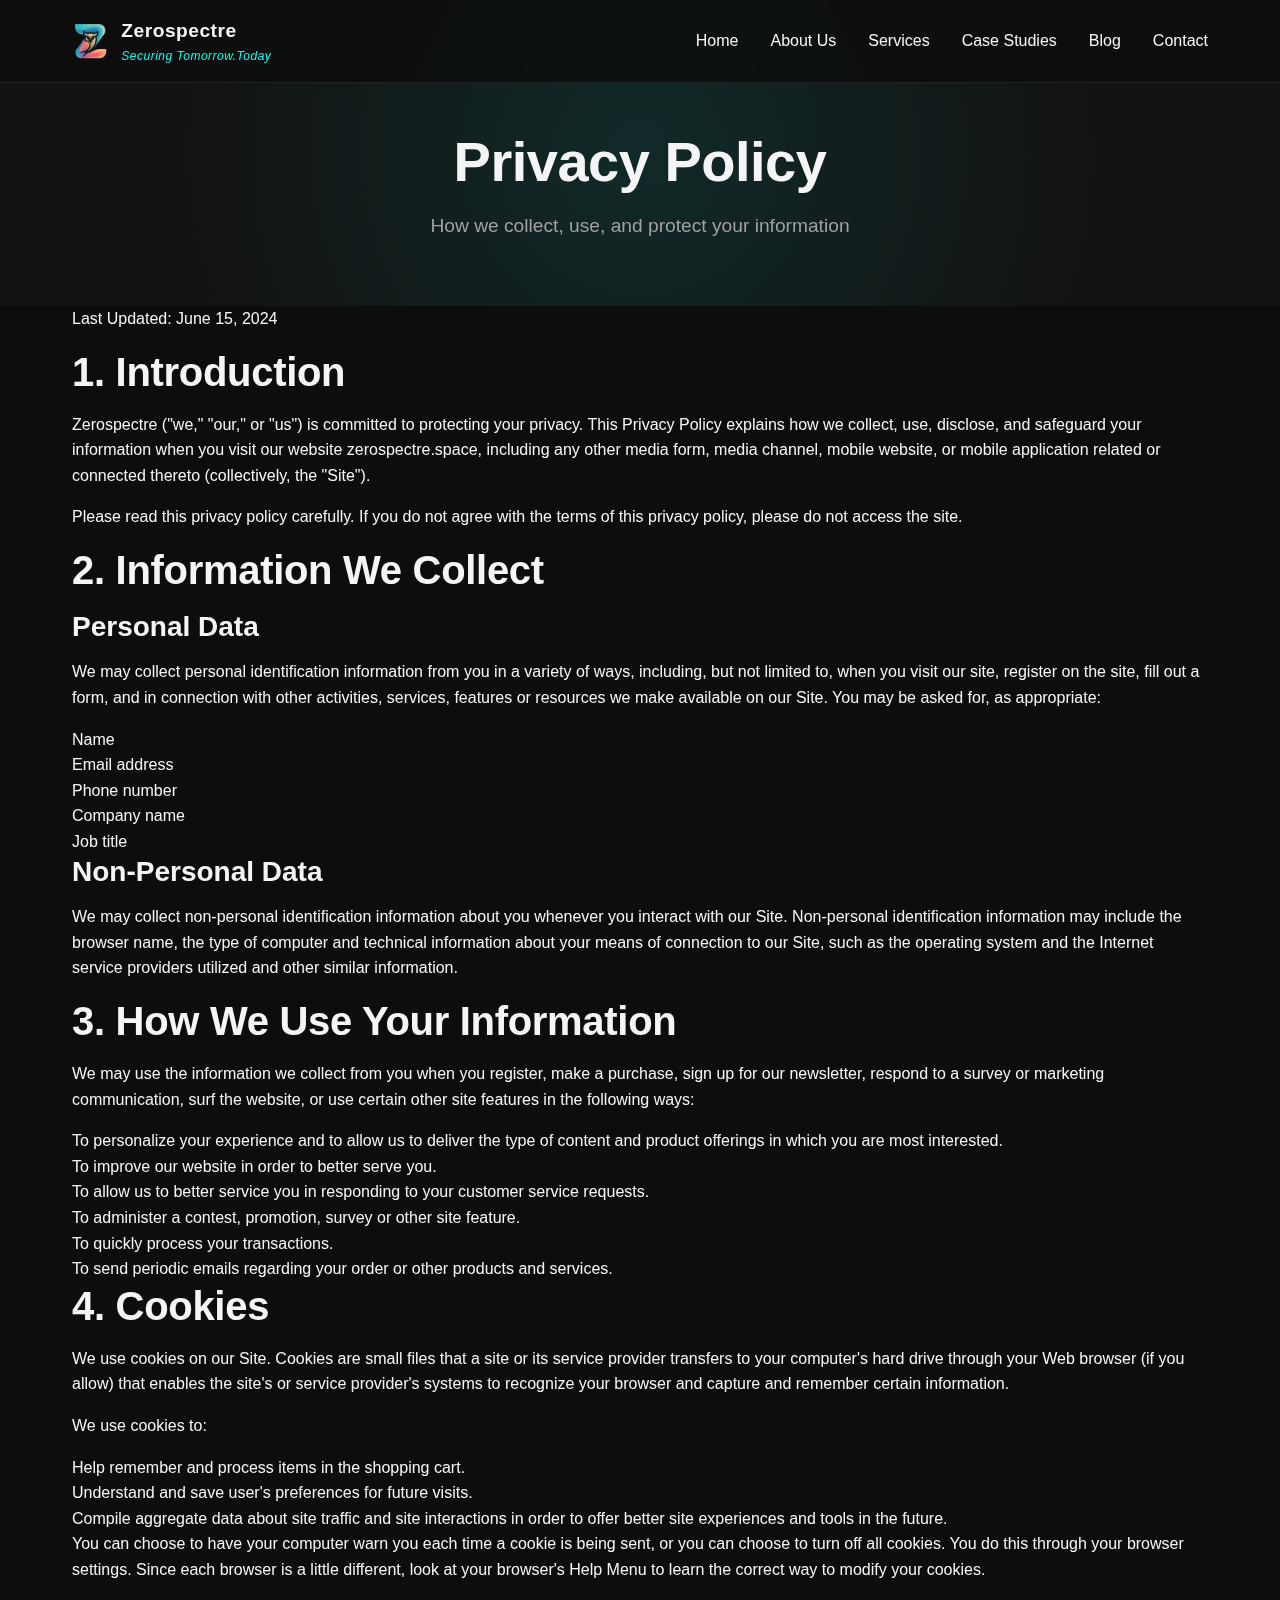
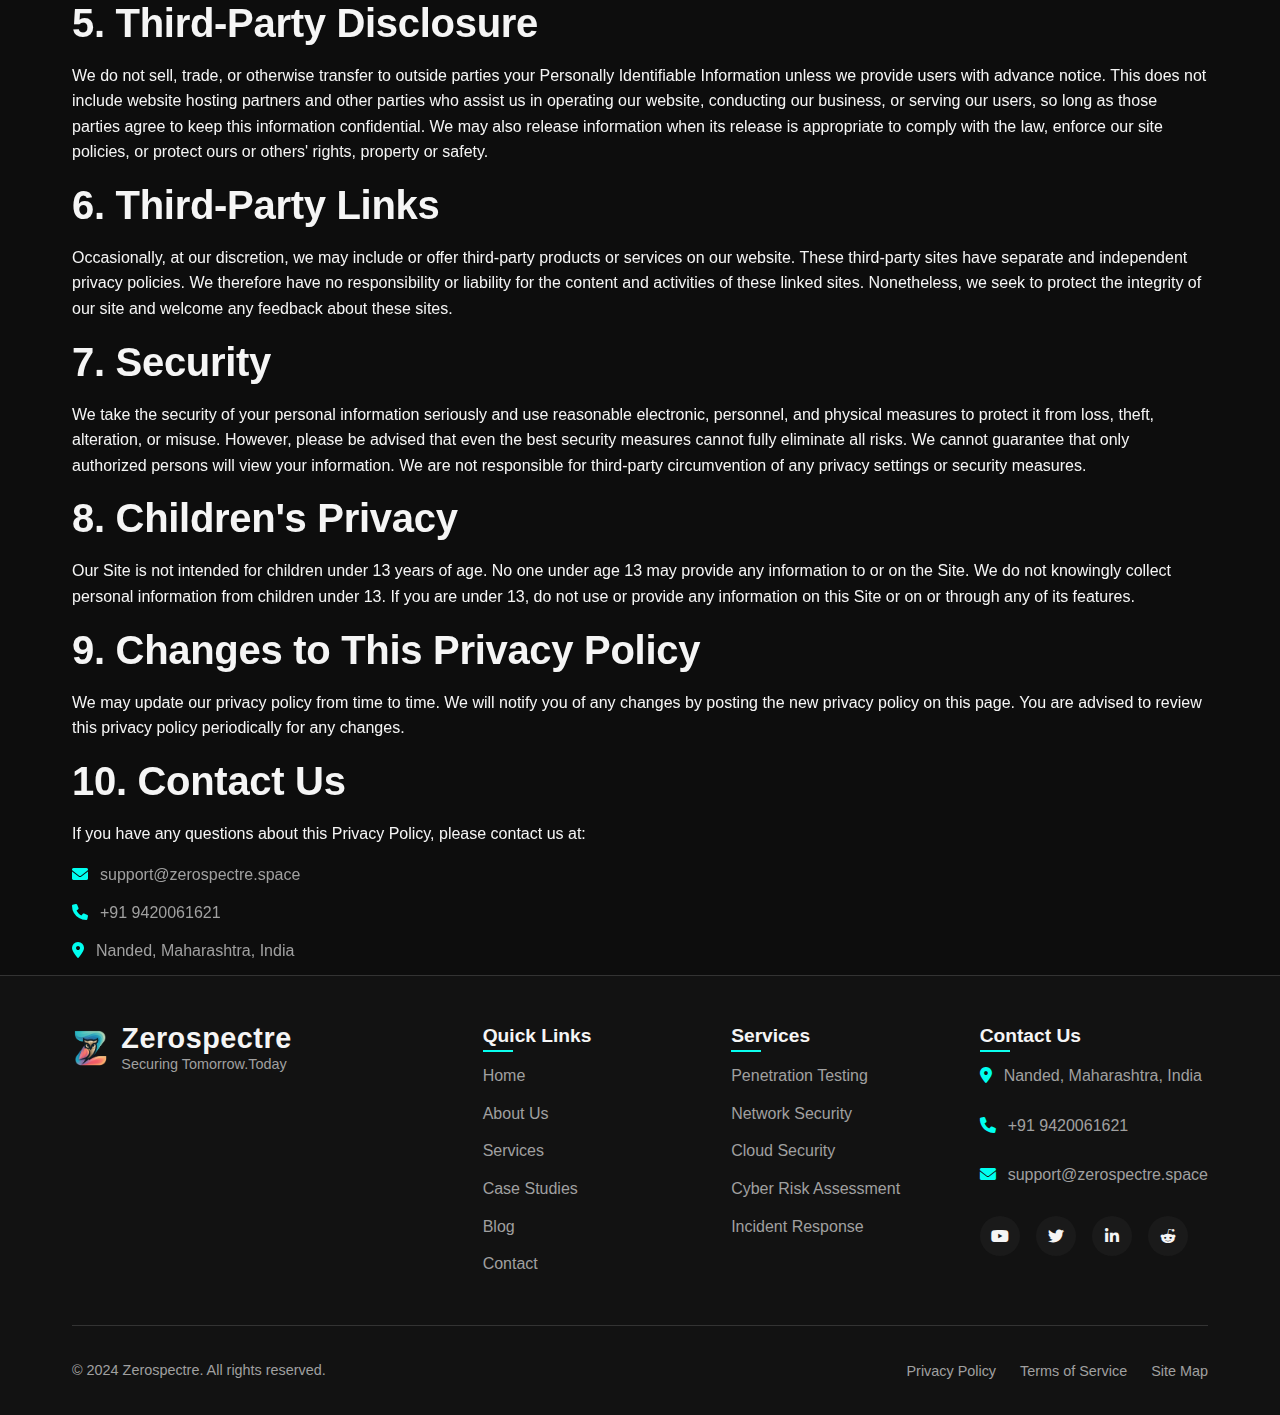
<file: privacy-policy.html>
<!DOCTYPE html>
<html lang="en">
<head>
    <meta charset="UTF-8">
    <meta name="viewport" content="width=device-width, initial-scale=1.0">
    <title>Privacy Policy | Zerospectre</title>
    <meta name="description" content="Zerospectre's privacy policy outlines how we collect, use, and protect your personal information when you use our services.">
    <meta name="keywords" content="privacy policy, data protection, cybersecurity, Zerospectre, personal information">
    
    <!-- Open Graph / Social Media Meta Tags -->
    <meta property="og:title" content="Privacy Policy | Zerospectre">
    <meta property="og:description" content="Zerospectre's privacy policy outlines how we collect, use, and protect your personal information when you use our services.">
    <meta property="og:image" content="https://zerospectre.space/assets/zerospectre-logo.png.png">
    <meta property="og:url" content="https://zerospectre.space/privacy-policy.html">
    <meta property="og:type" content="website">
    
    <!-- Twitter Card Meta Tags -->
    <meta name="twitter:card" content="summary_large_image">
    <meta name="twitter:title" content="Privacy Policy | Zerospectre">
    <meta name="twitter:description" content="Zerospectre's privacy policy outlines how we collect, use, and protect your personal information when you use our services.">
    <meta name="twitter:image" content="https://zerospectre.space/assets/zerospectre-logo.png.png">
    
    <!-- Favicon -->
    <link rel="icon" href="favicon.ico" type="image/x-icon">
    <link rel="shortcut icon" href="favicon.ico" type="image/x-icon">
    <link rel="apple-touch-icon" href="assets/apple-touch-icon.png">
    
    <!-- CSS -->
    <link rel="stylesheet" href="css/styles.css">
    
    <!-- Font Awesome -->
    <link rel="stylesheet" href="https://cdnjs.cloudflare.com/ajax/libs/font-awesome/6.0.0-beta3/css/all.min.css">
    
    <!-- AOS Animation Library -->
    <link rel="stylesheet" href="https://unpkg.com/aos@next/dist/aos.css" />
</head>
<body>
    <!-- Cookie Consent Banner -->
    <div class="cookie-consent" id="cookieConsent">
        <div class="container">
            <div class="cookie-content">
                <p><i class="fas fa-cookie-bite"></i> We use cookies to enhance your experience. By continuing to visit this site you agree to our use of cookies.</p>
                <div class="cookie-buttons">
                    <button id="cookieAccept" class="btn-primary">Accept</button>
                    <button id="cookieDecline" class="btn-secondary">Decline</button>
                    <a href="privacy-policy.html" class="cookie-learn-more">Learn More</a>
                </div>
            </div>
        </div>
    </div>

    <!-- Header -->
    <header class="header">
        <div class="container">
            <div class="header-content">
                <div class="logo">
                    <a href="index.html" class="logo-container">
                        <img src="assets/zerospectre-logo.png.png" alt="Zerospectre Logo">
                        <div class="logo-text">
                            <span class="company-name">Zerospectre</span>
                            <span class="company-slogan">Securing Tomorrow.Today</span>
                        </div>
                    </a>
                </div>
                <nav class="nav-desktop">
                    <ul>
                        <li><a href="index.html">Home</a></li>
                        <li><a href="about.html">About Us</a></li>
                        <li><a href="services.html">Services</a></li>
                        <li><a href="case-studies.html">Case Studies</a></li>
                        <li><a href="blog.html">Blog</a></li>
                        <li><a href="contact.html">Contact</a></li>
                    </ul>
                </nav>
                <div class="nav-mobile">
                    <button class="hamburger" id="hamburgerBtn" aria-label="Menu">
                        <span></span>
                        <span></span>
                        <span></span>
                    </button>
                    <div class="mobile-menu" id="mobileMenu">
                        <ul>
                            <li><a href="index.html">Home</a></li>
                            <li><a href="about.html">About Us</a></li>
                            <li><a href="services.html">Services</a></li>
                            <li><a href="case-studies.html">Case Studies</a></li>
                            <li><a href="blog.html">Blog</a></li>
                            <li><a href="contact.html">Contact</a></li>
                        </ul>
                    </div>
                </div>
            </div>
        </div>
    </header>

    <main>
        <!-- Page Banner -->
        <section class="page-banner">
            <div class="container">
                <div class="banner-content" data-aos="fade-up">
                    <h1>Privacy Policy</h1>
                    <p>How we collect, use, and protect your information</p>
                </div>
            </div>
        </section>

        <!-- Privacy Policy Content -->
        <section class="policy-content">
            <div class="container">
                <div class="policy-container" data-aos="fade-up">
                    <div class="last-updated">
                        <p>Last Updated: June 15, 2024</p>
                    </div>
                    
                    <div class="policy-section">
                        <h2>1. Introduction</h2>
                        <p>Zerospectre ("we," "our," or "us") is committed to protecting your privacy. This Privacy Policy explains how we collect, use, disclose, and safeguard your information when you visit our website zerospectre.space, including any other media form, media channel, mobile website, or mobile application related or connected thereto (collectively, the "Site").</p>
                        <p>Please read this privacy policy carefully. If you do not agree with the terms of this privacy policy, please do not access the site.</p>
                    </div>
                    
                    <div class="policy-section">
                        <h2>2. Information We Collect</h2>
                        <h3>Personal Data</h3>
                        <p>We may collect personal identification information from you in a variety of ways, including, but not limited to, when you visit our site, register on the site, fill out a form, and in connection with other activities, services, features or resources we make available on our Site. You may be asked for, as appropriate:</p>
                        <ul>
                            <li>Name</li>
                            <li>Email address</li>
                            <li>Phone number</li>
                            <li>Company name</li>
                            <li>Job title</li>
                        </ul>
                        
                        <h3>Non-Personal Data</h3>
                        <p>We may collect non-personal identification information about you whenever you interact with our Site. Non-personal identification information may include the browser name, the type of computer and technical information about your means of connection to our Site, such as the operating system and the Internet service providers utilized and other similar information.</p>
                    </div>
                    
                    <div class="policy-section">
                        <h2>3. How We Use Your Information</h2>
                        <p>We may use the information we collect from you when you register, make a purchase, sign up for our newsletter, respond to a survey or marketing communication, surf the website, or use certain other site features in the following ways:</p>
                        <ul>
                            <li>To personalize your experience and to allow us to deliver the type of content and product offerings in which you are most interested.</li>
                            <li>To improve our website in order to better serve you.</li>
                            <li>To allow us to better service you in responding to your customer service requests.</li>
                            <li>To administer a contest, promotion, survey or other site feature.</li>
                            <li>To quickly process your transactions.</li>
                            <li>To send periodic emails regarding your order or other products and services.</li>
                        </ul>
                    </div>
                    
                    <div class="policy-section">
                        <h2>4. Cookies</h2>
                        <p>We use cookies on our Site. Cookies are small files that a site or its service provider transfers to your computer's hard drive through your Web browser (if you allow) that enables the site's or service provider's systems to recognize your browser and capture and remember certain information.</p>
                        <p>We use cookies to:</p>
                        <ul>
                            <li>Help remember and process items in the shopping cart.</li>
                            <li>Understand and save user's preferences for future visits.</li>
                            <li>Compile aggregate data about site traffic and site interactions in order to offer better site experiences and tools in the future.</li>
                        </ul>
                        <p>You can choose to have your computer warn you each time a cookie is being sent, or you can choose to turn off all cookies. You do this through your browser settings. Since each browser is a little different, look at your browser's Help Menu to learn the correct way to modify your cookies.</p>
                    </div>
                    
                    <div class="policy-section">
                        <h2>5. Third-Party Disclosure</h2>
                        <p>We do not sell, trade, or otherwise transfer to outside parties your Personally Identifiable Information unless we provide users with advance notice. This does not include website hosting partners and other parties who assist us in operating our website, conducting our business, or serving our users, so long as those parties agree to keep this information confidential. We may also release information when its release is appropriate to comply with the law, enforce our site policies, or protect ours or others' rights, property or safety.</p>
                    </div>
                    
                    <div class="policy-section">
                        <h2>6. Third-Party Links</h2>
                        <p>Occasionally, at our discretion, we may include or offer third-party products or services on our website. These third-party sites have separate and independent privacy policies. We therefore have no responsibility or liability for the content and activities of these linked sites. Nonetheless, we seek to protect the integrity of our site and welcome any feedback about these sites.</p>
                    </div>
                    
                    <div class="policy-section">
                        <h2>7. Security</h2>
                        <p>We take the security of your personal information seriously and use reasonable electronic, personnel, and physical measures to protect it from loss, theft, alteration, or misuse. However, please be advised that even the best security measures cannot fully eliminate all risks. We cannot guarantee that only authorized persons will view your information. We are not responsible for third-party circumvention of any privacy settings or security measures.</p>
                    </div>
                    
                    <div class="policy-section">
                        <h2>8. Children's Privacy</h2>
                        <p>Our Site is not intended for children under 13 years of age. No one under age 13 may provide any information to or on the Site. We do not knowingly collect personal information from children under 13. If you are under 13, do not use or provide any information on this Site or on or through any of its features.</p>
                    </div>
                    
                    <div class="policy-section">
                        <h2>9. Changes to This Privacy Policy</h2>
                        <p>We may update our privacy policy from time to time. We will notify you of any changes by posting the new privacy policy on this page. You are advised to review this privacy policy periodically for any changes.</p>
                    </div>
                    
                    <div class="policy-section">
                        <h2>10. Contact Us</h2>
                        <p>If you have any questions about this Privacy Policy, please contact us at:</p>
                        <ul class="contact-info">
                            <li><i class="fas fa-envelope"></i> support@zerospectre.space</li>
                            <li><i class="fas fa-phone"></i> +91 9420061621</li>
                            <li><i class="fas fa-map-marker-alt"></i> Nanded, Maharashtra, India</li>
                        </ul>
                    </div>
                </div>
            </div>
        </section>
    </main>

    <!-- Footer -->
    <footer class="footer">
        <div class="container">
            <div class="footer-content">
                <div class="footer-logo">
                    <div class="footer-logo-container">
                        <img src="assets/zerospectre-logo.png.png" alt="Zerospectre Logo">
                        <div class="footer-logo-text">
                            <span class="footer-company-name">Zerospectre</span>
                            <p>Securing Tomorrow.Today</p>
                        </div>
                    </div>
                </div>
                <div class="footer-links">
                    <div class="footer-column">
                        <h3>Quick Links</h3>
                        <ul>
                            <li><a href="index.html">Home</a></li>
                            <li><a href="about.html">About Us</a></li>
                            <li><a href="services.html">Services</a></li>
                            <li><a href="case-studies.html">Case Studies</a></li>
                            <li><a href="blog.html">Blog</a></li>
                            <li><a href="contact.html">Contact</a></li>
                        </ul>
                    </div>
                    <div class="footer-column">
                        <h3>Services</h3>
                        <ul>
                            <li><a href="services.html#penetration-testing">Penetration Testing</a></li>
                            <li><a href="services.html#network-security">Network Security</a></li>
                            <li><a href="services.html#cloud-security">Cloud Security</a></li>
                            <li><a href="services.html#risk-assessment">Cyber Risk Assessment</a></li>
                            <li><a href="services.html#incident-response">Incident Response</a></li>
                        </ul>
                    </div>
                    <div class="footer-column">
                        <h3>Contact Us</h3>
                        <ul class="contact-info">
                            <li><i class="fas fa-map-marker-alt"></i> Nanded, Maharashtra, India</li>
                            <li><i class="fas fa-phone"></i> +91 9420061621</li>
                            <li><i class="fas fa-envelope"></i> support@zerospectre.space</li>
                        </ul>
                        <div class="social-links">
                            <a href="https://www.youtube.com/@zerospectre-cy" target="_blank" rel="noopener noreferrer" aria-label="YouTube"><i class="fab fa-youtube"></i></a>
                            <a href="https://x.com/zerospectre01?t=ri0DqwutMDPXMOZ4n8Zzug&s=08" target="_blank" rel="noopener noreferrer" aria-label="X (Twitter)"><i class="fab fa-twitter"></i></a>
                            <a href="https://www.linkedin.com/in/zerospectre-cy-084757378?utm_source=share&utm_campaign=share_via&utm_content=profile&utm_medium=android_app" target="_blank" rel="noopener noreferrer" aria-label="LinkedIn"><i class="fab fa-linkedin-in"></i></a>
                            <a href="https://www.reddit.com/u/zerospectre-cy/s/b3gkCE0mq0" target="_blank" rel="noopener noreferrer" aria-label="Reddit"><i class="fab fa-reddit-alien"></i></a>
                        </div>
                    </div>
                </div>
            </div>
            <div class="footer-bottom">
                <p>&copy; 2024 Zerospectre. All rights reserved.</p>
                <ul class="legal-links">
                    <li><a href="privacy-policy.html">Privacy Policy</a></li>
                    <li><a href="terms-of-service.html">Terms of Service</a></li>
                    <li><a href="backlinks.html">Site Map</a></li>
                </ul>
            </div>
        </div>
    </footer>

    <!-- Back to Top Button -->
    <button id="backToTop" aria-label="Back to top"><i class="fas fa-chevron-up"></i></button>

    <!-- JavaScript -->
    <script src="https://unpkg.com/aos@next/dist/aos.js"></script>
    <script src="js/main.js"></script>
</body>
</html>
</file>
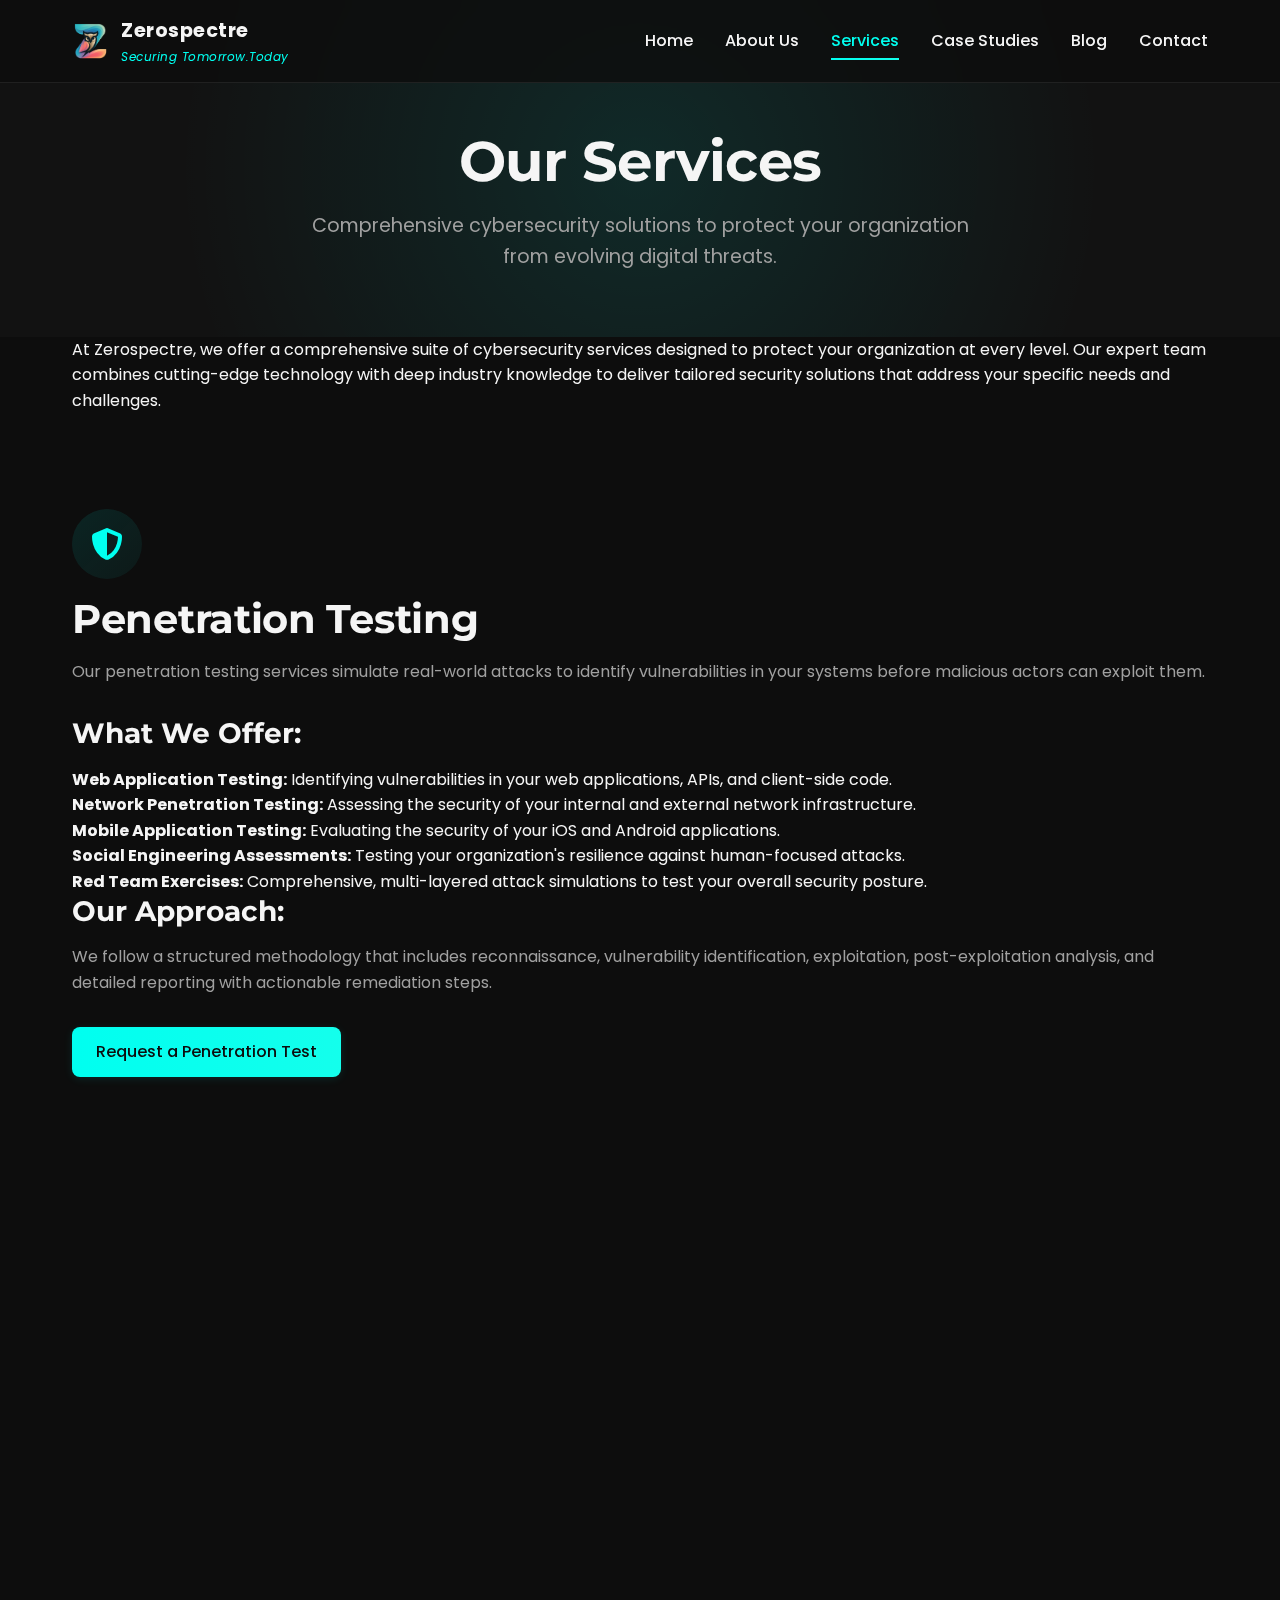
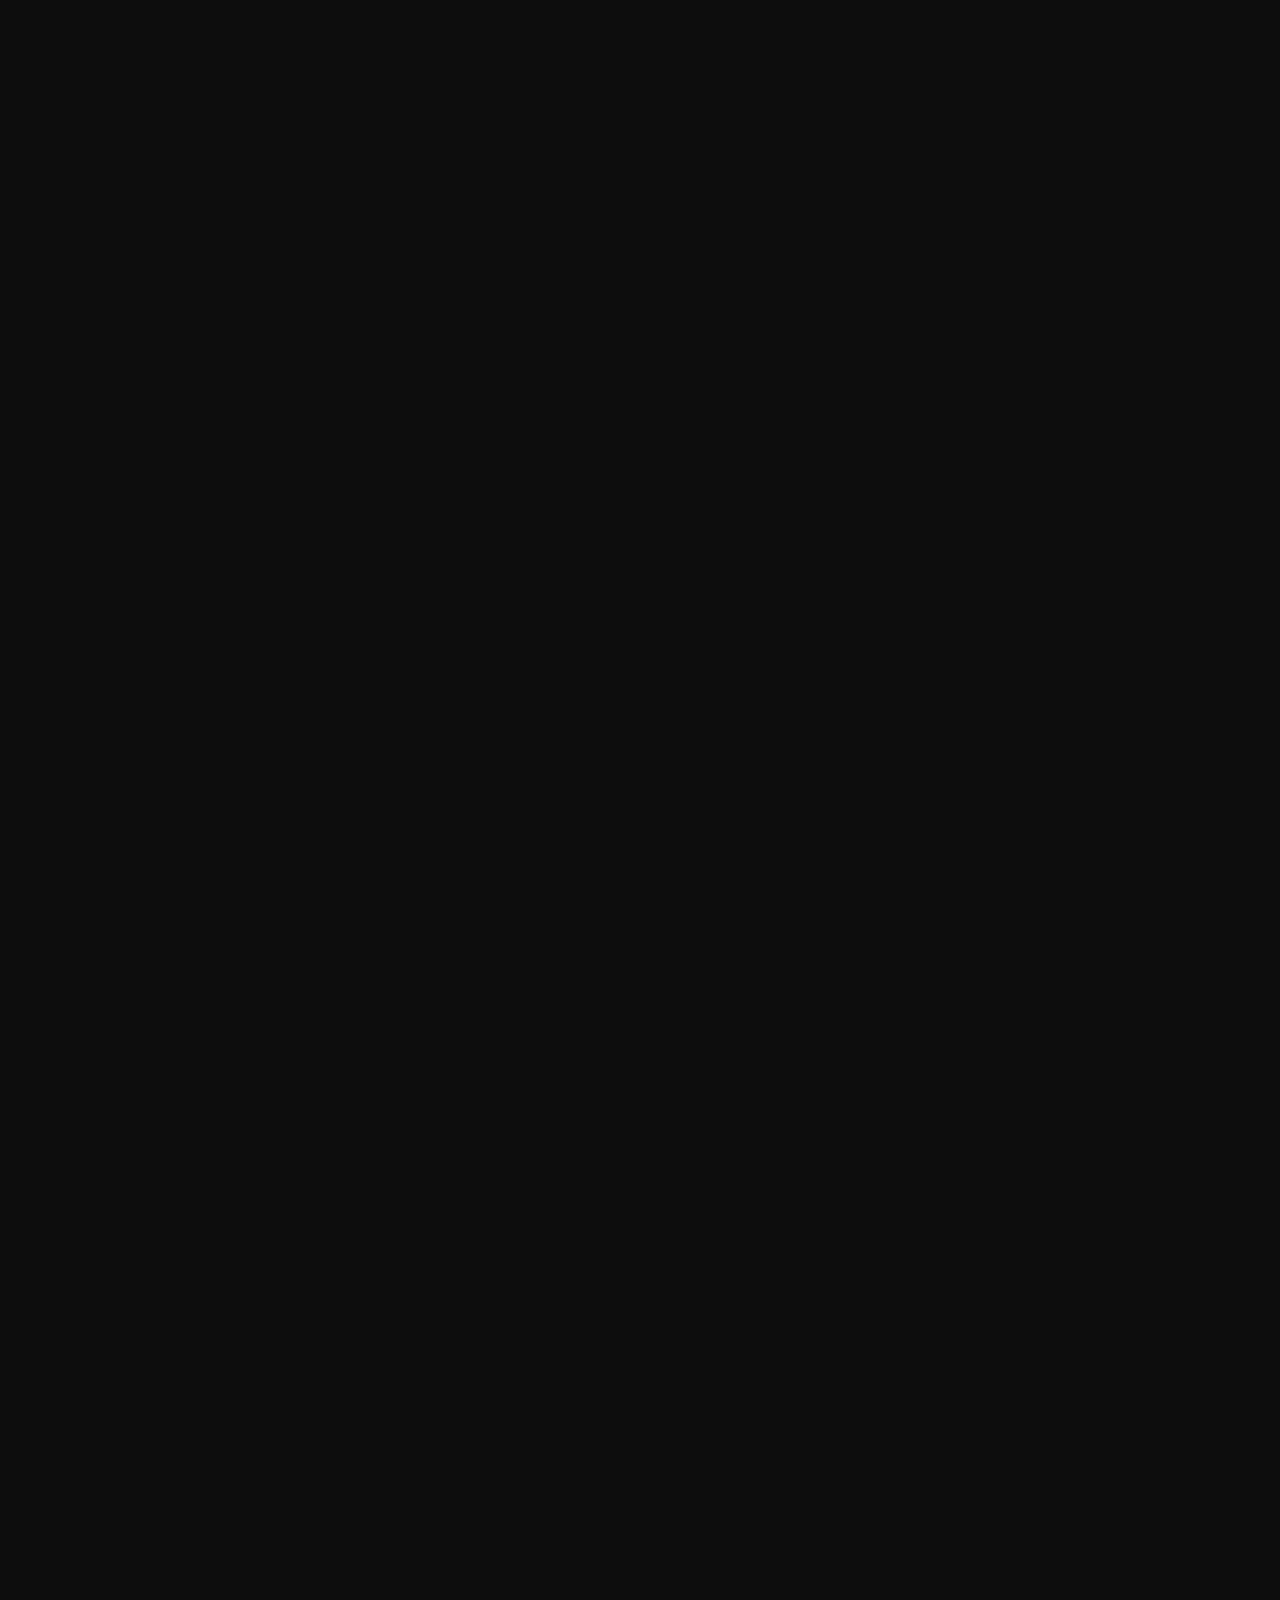
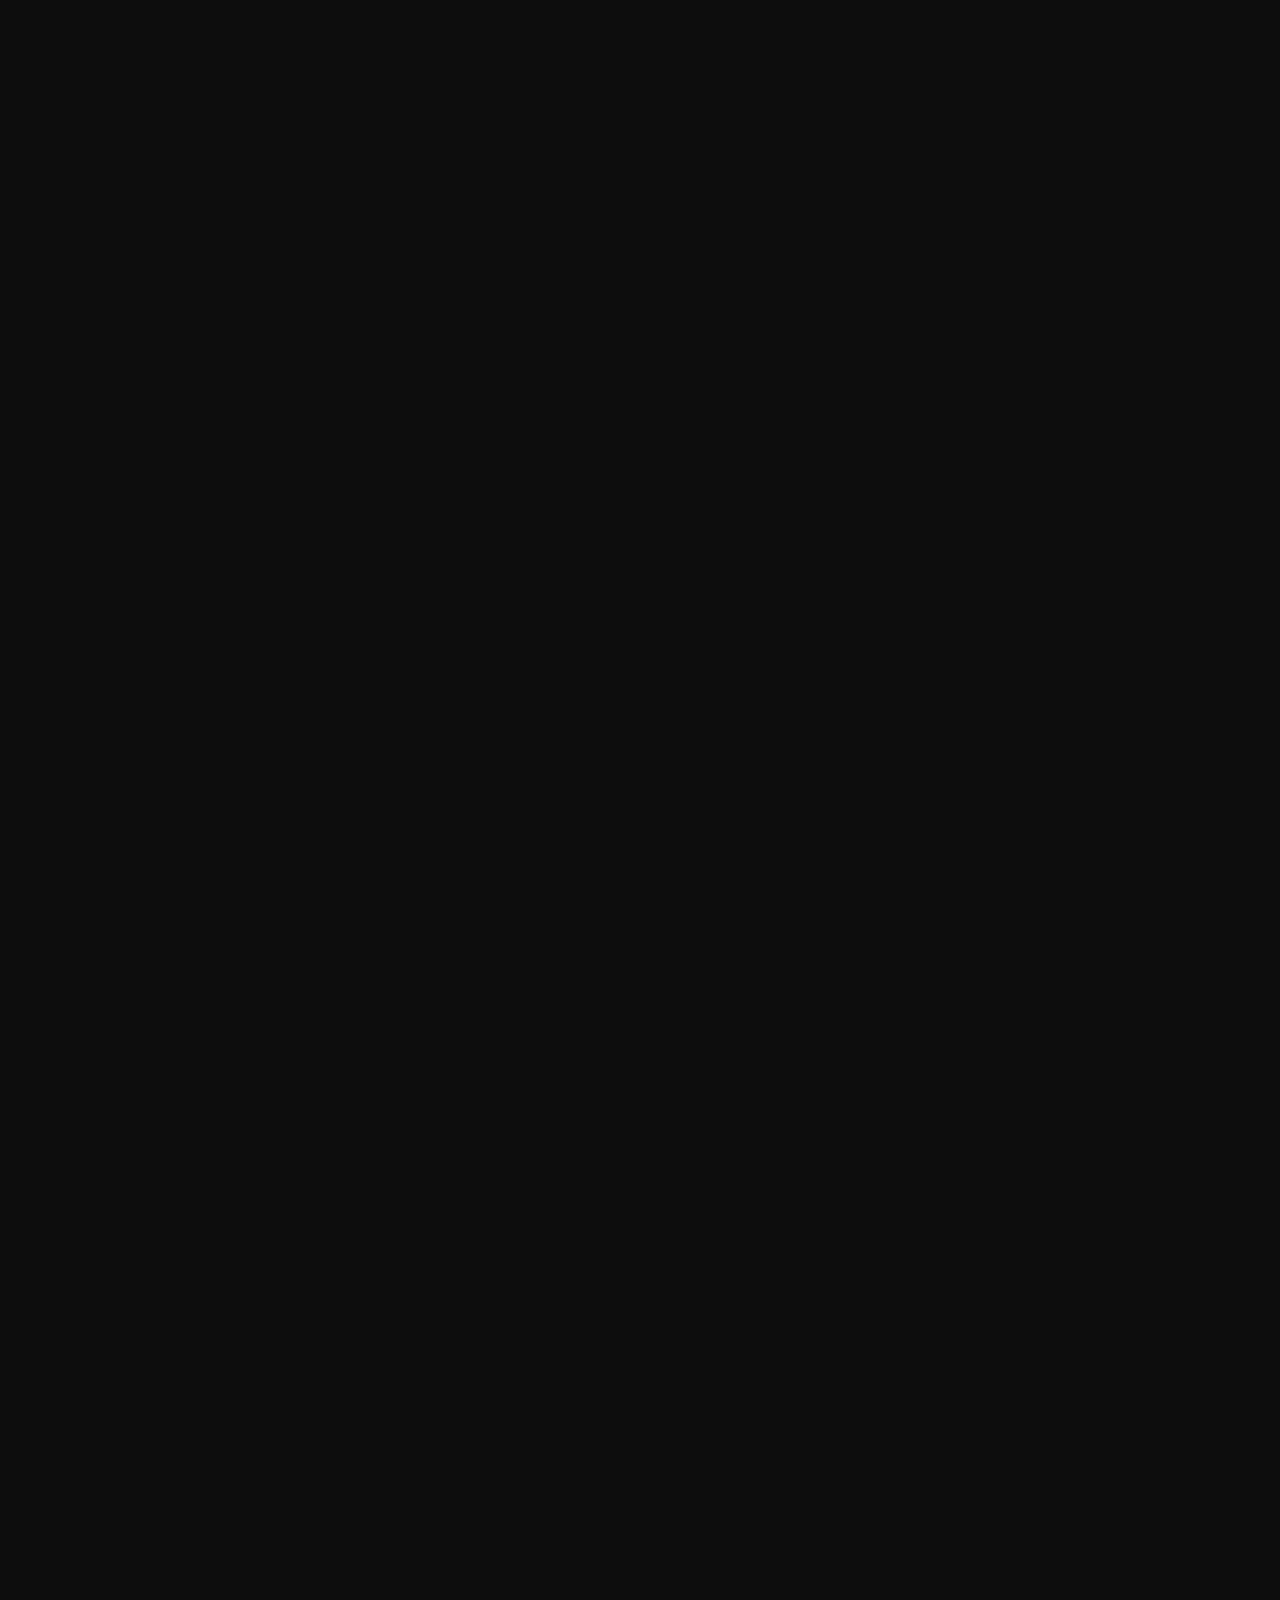
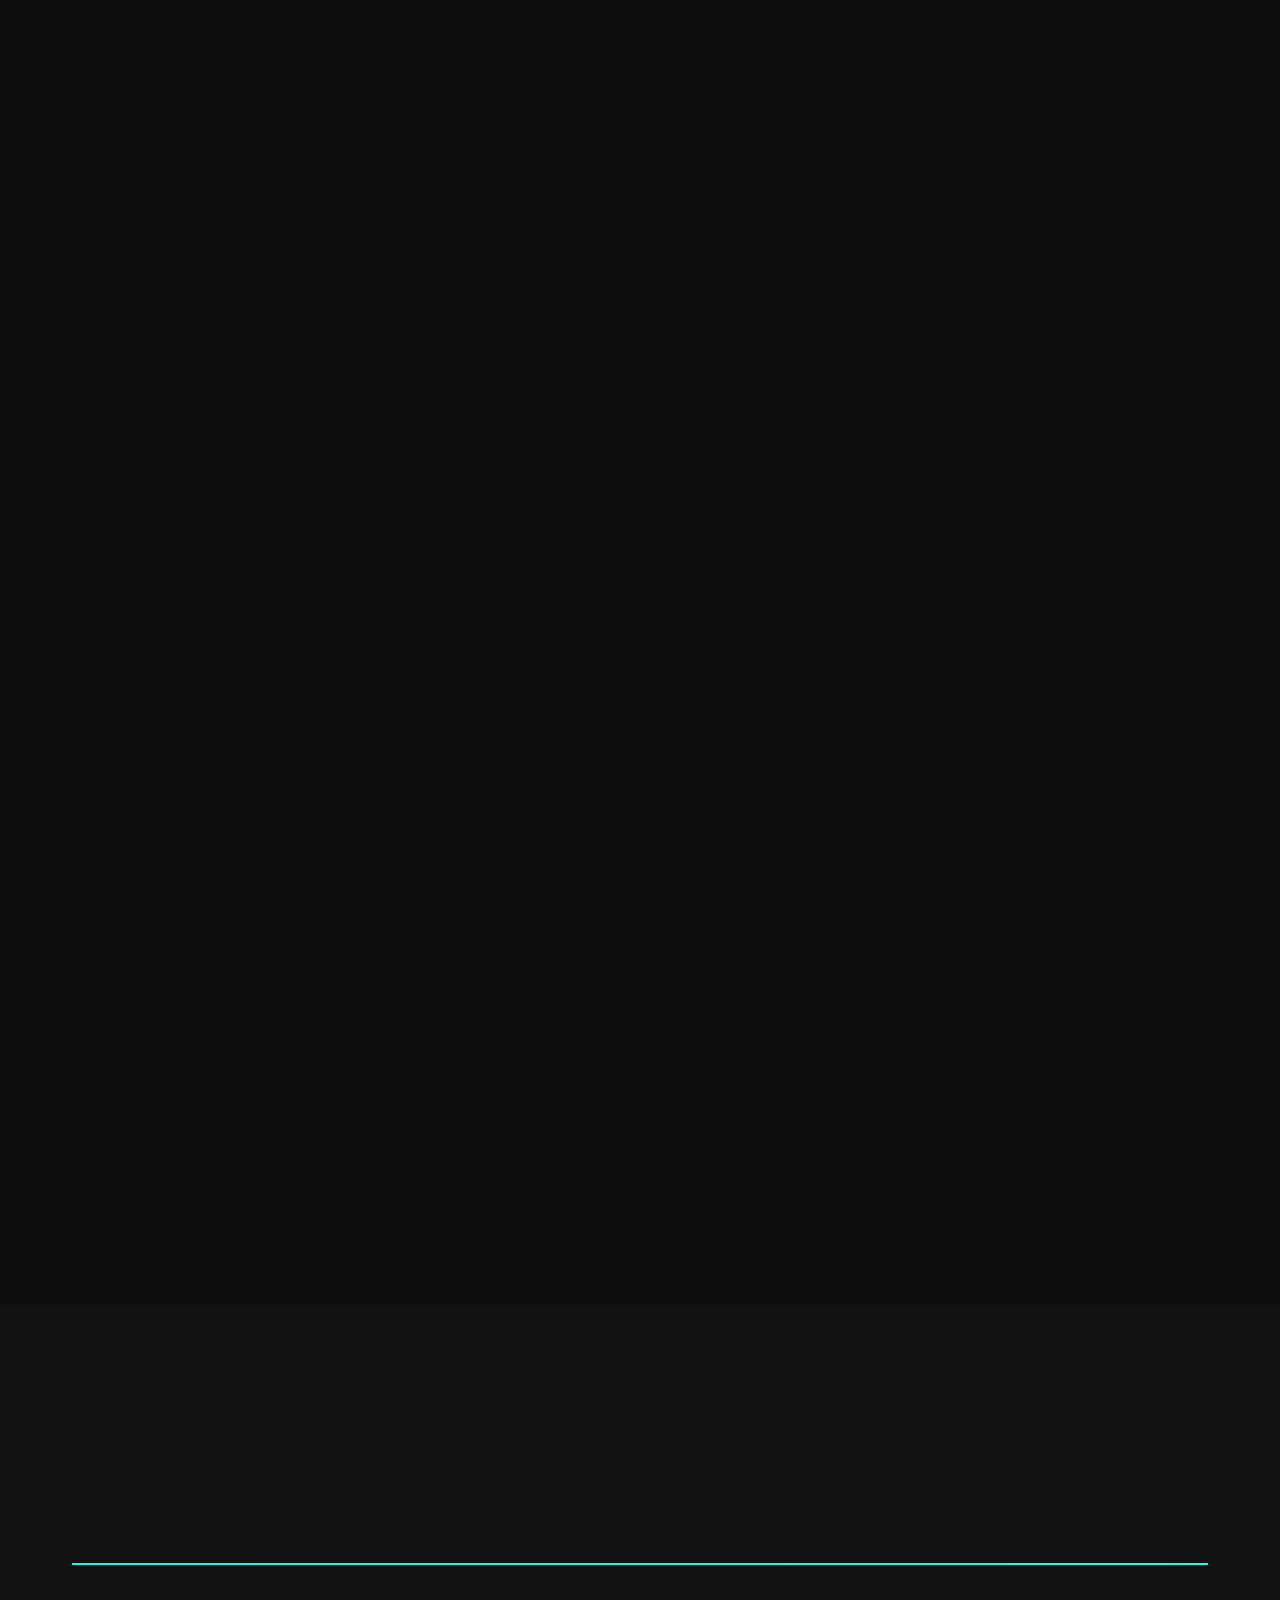
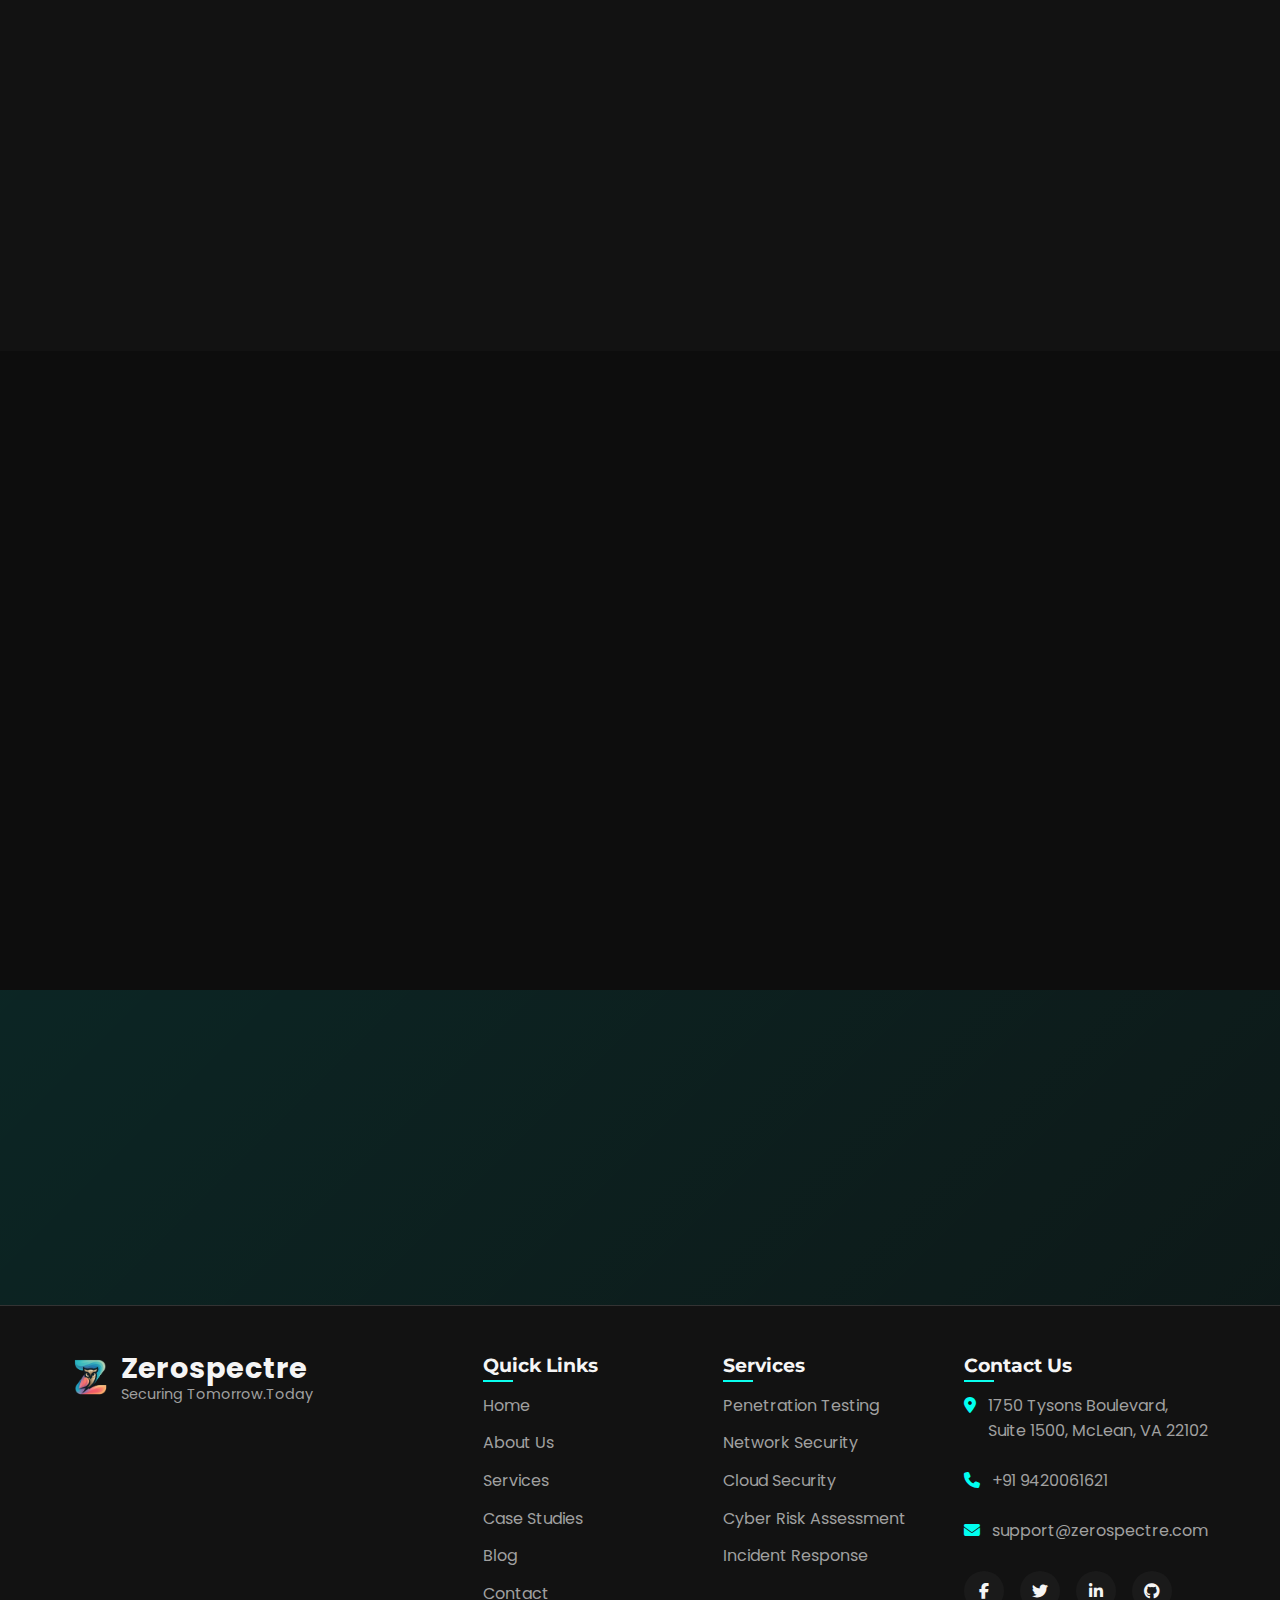
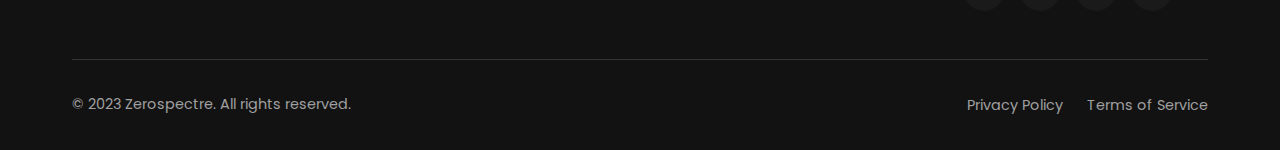
<file: services.html>
<!DOCTYPE html>
<html lang="en">
<head>
    <meta charset="UTF-8">
    <meta name="viewport" content="width=device-width, initial-scale=1.0">
    <title>Services - Zerospectre</title>
    <meta name="description" content="Explore Zerospectre's comprehensive cybersecurity services including penetration testing, network security, cloud security, risk assessment, and incident response.">
    
    <!-- Open Graph / Social Media Meta Tags -->
    <meta property="og:title" content="Cybersecurity Services - Zerospectre">
    <meta property="og:description" content="Comprehensive cybersecurity solutions to protect your organization from evolving digital threats.">
    <meta property="og:image" content="assets/zerospectre-logo.png.png">
    <meta property="og:url" content="https://zerospectre.com/services.html">
    <meta property="og:type" content="website">
    
    <!-- Twitter Card Meta Tags -->
    <meta name="twitter:card" content="summary_large_image">
    <meta name="twitter:title" content="Cybersecurity Services - Zerospectre">
    <meta name="twitter:description" content="Comprehensive cybersecurity solutions to protect your organization from evolving digital threats.">
    <meta name="twitter:image" content="assets/zerospectre-logo.png.png">
    
    <!-- Favicon -->
    <link rel="icon" type="image/png" href="assets/zerospectre-logo.png.png">
    
    <!-- CSS -->
    <link rel="stylesheet" href="css/styles.css">
    
    <!-- Google Fonts -->
    <link rel="preconnect" href="https://fonts.googleapis.com">
    <link rel="preconnect" href="https://fonts.gstatic.com" crossorigin>
    <link href="https://fonts.googleapis.com/css2?family=Poppins:wght@300;400;500;600;700&family=Montserrat:wght@400;500;600;700&display=swap" rel="stylesheet">
    
    <!-- Font Awesome for icons -->
    <link rel="stylesheet" href="https://cdnjs.cloudflare.com/ajax/libs/font-awesome/6.4.0/css/all.min.css">
    
    <!-- AOS (Animate On Scroll) Library -->
    <link rel="stylesheet" href="https://unpkg.com/aos@next/dist/aos.css" />
</head>
<body>
    <!-- Cookie Consent Banner -->
    <div class="cookie-consent" id="cookieConsent">
        <div class="cookie-content">
            <p>We use cookies to enhance your experience. By continuing to visit this site you agree to our use of cookies.</p>
            <div class="cookie-buttons">
                <button id="cookieAccept" class="btn-primary">Accept</button>
                <button id="cookieDecline" class="btn-secondary">Decline</button>
            </div>
        </div>
    </div>

    <!-- Header & Navigation -->
    <header class="header">
        <div class="container">
            <div class="header-content">
                <div class="logo">
                    <a href="index.html" class="logo-container">
                        <img src="assets/zerospectre-logo.png.png" alt="Zerospectre Logo">
                        <div class="logo-text">
                            <span class="company-name">Zerospectre</span>
                            <span class="company-slogan">Securing Tomorrow.Today</span>
                        </div>
                    </a>
                </div>
                <nav class="nav-desktop">
                    <ul>
                        <li><a href="index.html">Home</a></li>
                        <li><a href="about.html">About Us</a></li>
                        <li><a href="services.html" class="active">Services</a></li>
                        <li><a href="case-studies.html">Case Studies</a></li>
                        <li><a href="blog.html">Blog</a></li>
                        <li><a href="contact.html">Contact</a></li>
                    </ul>
                </nav>
                <div class="nav-mobile">
                    <button class="hamburger" id="hamburgerBtn" aria-label="Menu">
                        <span></span>
                        <span></span>
                        <span></span>
                    </button>
                    <div class="mobile-menu" id="mobileMenu">
                        <ul>
                            <li><a href="index.html">Home</a></li>
                            <li><a href="about.html">About Us</a></li>
                            <li><a href="services.html" class="active">Services</a></li>
                            <li><a href="case-studies.html">Case Studies</a></li>
                            <li><a href="blog.html">Blog</a></li>
                            <li><a href="contact.html">Contact</a></li>
                        </ul>
                    </div>
                </div>
            </div>
        </div>
    </header>

    <main>
        <!-- Page Banner -->
        <section class="page-banner">
            <div class="container">
                <div class="banner-content" data-aos="fade-up">
                    <h1>Our Services</h1>
                    <p>Comprehensive cybersecurity solutions to protect your organization from evolving digital threats.</p>
                </div>
            </div>
        </section>

        <!-- Services Overview -->
        <section class="services-intro">
            <div class="container">
                <div class="intro-content" data-aos="fade-up">
                    <p>At Zerospectre, we offer a comprehensive suite of cybersecurity services designed to protect your organization at every level. Our expert team combines cutting-edge technology with deep industry knowledge to deliver tailored security solutions that address your specific needs and challenges.</p>
                </div>
            </div>
        </section>

        <!-- Penetration Testing Service -->
        <section class="service-detail" id="penetration-testing">
            <div class="container">
                <div class="service-content">
                    <div class="service-text" data-aos="fade-right">
                        <div class="service-icon">
                            <i class="fas fa-shield-alt"></i>
                        </div>
                        <h2>Penetration Testing</h2>
                        <p>Our penetration testing services simulate real-world attacks to identify vulnerabilities in your systems before malicious actors can exploit them.</p>
                        <h3>What We Offer:</h3>
                        <ul>
                            <li><strong>Web Application Testing:</strong> Identifying vulnerabilities in your web applications, APIs, and client-side code.</li>
                            <li><strong>Network Penetration Testing:</strong> Assessing the security of your internal and external network infrastructure.</li>
                            <li><strong>Mobile Application Testing:</strong> Evaluating the security of your iOS and Android applications.</li>
                            <li><strong>Social Engineering Assessments:</strong> Testing your organization's resilience against human-focused attacks.</li>
                            <li><strong>Red Team Exercises:</strong> Comprehensive, multi-layered attack simulations to test your overall security posture.</li>
                        </ul>
                        <h3>Our Approach:</h3>
                        <p>We follow a structured methodology that includes reconnaissance, vulnerability identification, exploitation, post-exploitation analysis, and detailed reporting with actionable remediation steps.</p>
                        <a href="contact.html" class="btn-primary">Request a Penetration Test</a>
                    </div>
                    <div class="service-image" data-aos="fade-left">
                        <svg width="600" height="400" viewBox="0 0 600 400" xmlns="http://www.w3.org/2000/svg">
                            <rect width="600" height="400" fill="#f5f5f5"/>
                            <circle cx="300" cy="180" r="100" fill="#e0e0e0" stroke="#333" stroke-width="2"/>
                            <path d="M300 80 L300 280 M200 180 L400 180" stroke="#333" stroke-width="4"/>
                            <circle cx="300" cy="180" r="60" fill="none" stroke="#0066cc" stroke-width="8"/>
                            <path d="M260 140 L340 220 M260 220 L340 140" stroke="#cc0000" stroke-width="4"/>
                            <text x="300" y="320" font-family="Arial" font-size="24" text-anchor="middle" fill="#333">Penetration Testing</text>
                            <path d="M240 100 L360 100 L350 120 L250 120 Z" fill="#0066cc"/>
                            <path d="M270 140 C270,100 330,100 330,140" stroke="#333" stroke-width="2" fill="none"/>
                        </svg>
                    </div>
                </div>
            </div>
        </section>

        <!-- Network Security Service -->
        <section class="service-detail alternate" id="network-security">
            <div class="container">
                <div class="service-content">
                    <div class="service-image" data-aos="fade-right">
                        <svg width="600" height="400" viewBox="0 0 600 400" xmlns="http://www.w3.org/2000/svg">
                            <rect width="600" height="400" fill="#f5f5f5"/>
                            <circle cx="200" cy="150" r="40" fill="#e0e0e0" stroke="#333" stroke-width="2"/>
                            <circle cx="400" cy="150" r="40" fill="#e0e0e0" stroke="#333" stroke-width="2"/>
                            <circle cx="200" cy="250" r="40" fill="#e0e0e0" stroke="#333" stroke-width="2"/>
                            <circle cx="400" cy="250" r="40" fill="#e0e0e0" stroke="#333" stroke-width="2"/>
                            <circle cx="300" cy="200" r="50" fill="#0066cc" stroke="#333" stroke-width="2"/>
                            <line x1="200" y1="150" x2="300" y2="200" stroke="#333" stroke-width="3"/>
                            <line x1="400" y1="150" x2="300" y2="200" stroke="#333" stroke-width="3"/>
                            <line x1="200" y1="250" x2="300" y2="200" stroke="#333" stroke-width="3"/>
                            <line x1="400" y1="250" x2="300" y2="200" stroke="#333" stroke-width="3"/>
                            <text x="300" y="320" font-family="Arial" font-size="24" text-anchor="middle" fill="#333">Network Security</text>
                            <path d="M280 190 L320 210 L280 230 Z" fill="#cc0000"/>
                        </svg>
                    </div>
                    <div class="service-text" data-aos="fade-left">
                        <div class="service-icon">
                            <i class="fas fa-network-wired"></i>
                        </div>
                        <h2>Network Security</h2>
                        <p>Our network security services help you build and maintain a robust network infrastructure that can withstand modern cyber threats.</p>
                        <h3>What We Offer:</h3>
                        <ul>
                            <li><strong>Network Architecture Review:</strong> Evaluating your network design for security weaknesses and recommending improvements.</li>
                            <li><strong>Firewall Configuration & Management:</strong> Setting up and optimizing firewalls to protect your network perimeter.</li>
                            <li><strong>Intrusion Detection & Prevention:</strong> Implementing systems to detect and block malicious activities in real-time.</li>
                            <li><strong>Network Monitoring:</strong> Continuous monitoring of network traffic for suspicious activities and anomalies.</li>
                            <li><strong>VPN Implementation:</strong> Secure remote access solutions for your distributed workforce.</li>
                        </ul>
                        <h3>Our Approach:</h3>
                        <p>We take a defense-in-depth approach to network security, implementing multiple layers of protection to ensure that if one security measure fails, others are in place to maintain your security posture.</p>
                        <a href="contact.html" class="btn-primary">Secure Your Network</a>
                    </div>
                </div>
            </div>
        </section>

        <!-- Cloud Security Service -->
        <section class="service-detail" id="cloud-security">
            <div class="container">
                <div class="service-content">
                    <div class="service-text" data-aos="fade-right">
                        <div class="service-icon">
                            <i class="fas fa-cloud"></i>
                        </div>
                        <h2>Cloud Security</h2>
                        <p>Our cloud security services help you securely migrate to and operate in cloud environments while maintaining robust security controls.</p>
                        <h3>What We Offer:</h3>
                        <ul>
                            <li><strong>Cloud Security Assessment:</strong> Evaluating your cloud environment for security risks and compliance issues.</li>
                            <li><strong>Secure Cloud Architecture:</strong> Designing and implementing secure cloud infrastructure across AWS, Azure, and Google Cloud.</li>
                            <li><strong>Cloud Configuration Review:</strong> Identifying misconfigurations and security gaps in your cloud services.</li>
                            <li><strong>Identity & Access Management:</strong> Implementing proper access controls and privilege management for cloud resources.</li>
                            <li><strong>Data Protection:</strong> Ensuring your data is encrypted and protected both in transit and at rest.</li>
                        </ul>
                        <h3>Our Approach:</h3>
                        <p>We understand that cloud security requires a different approach than traditional on-premises security. Our methodology focuses on the shared responsibility model, helping you understand and fulfill your security obligations while leveraging cloud provider security capabilities.</p>
                        <a href="contact.html" class="btn-primary">Secure Your Cloud</a>
                    </div>
                    <div class="service-image" data-aos="fade-left">
                        <svg width="600" height="400" viewBox="0 0 600 400" xmlns="http://www.w3.org/2000/svg">
                            <rect width="600" height="400" fill="#f5f5f5"/>
                            <path d="M200 180 Q250 120 300 180 Q350 120 400 180 Q450 240 400 240 L200 240 Q150 240 200 180 Z" fill="#e0e0e0" stroke="#333" stroke-width="2"/>
                            <circle cx="300" cy="200" r="40" fill="#0066cc" stroke="#333" stroke-width="2"/>
                            <path d="M280 190 L320 190 L320 210 L280 210 Z" fill="#fff"/>
                            <path d="M290 180 L310 180 L310 220 L290 220 Z" fill="#fff"/>
                            <text x="300" y="320" font-family="Arial" font-size="24" text-anchor="middle" fill="#333">Cloud Security</text>
                            <path d="M220 200 Q230 180 240 200 Q250 180 260 200 Q270 220 260 220 L220 220 Q210 220 220 200 Z" fill="#fff" stroke="#333" stroke-width="1"/>
                            <path d="M340 200 Q350 180 360 200 Q370 180 380 200 Q390 220 380 220 L340 220 Q330 220 340 200 Z" fill="#fff" stroke="#333" stroke-width="1"/>
                        </svg>
                    </div>
                </div>
            </div>
        </section>

        <!-- Cyber Risk Assessment Service -->
        <section class="service-detail alternate" id="risk-assessment">
            <div class="container">
                <div class="service-content">
                    <div class="service-image" data-aos="fade-right">
                        <svg width="600" height="400" viewBox="0 0 600 400" xmlns="http://www.w3.org/2000/svg">
                            <rect width="600" height="400" fill="#f5f5f5"/>
                            <rect x="150" y="100" width="300" height="200" rx="10" ry="10" fill="#e0e0e0" stroke="#333" stroke-width="2"/>
                            <line x1="200" y1="150" x2="400" y2="150" stroke="#333" stroke-width="2"/>
                            <line x1="200" y1="200" x2="400" y2="200" stroke="#333" stroke-width="2"/>
                            <line x1="200" y1="250" x2="400" y2="250" stroke="#333" stroke-width="2"/>
                            <circle cx="180" cy="150" r="10" fill="#cc0000"/>
                            <circle cx="180" cy="200" r="10" fill="#ffcc00"/>
                            <circle cx="180" cy="250" r="10" fill="#00cc00"/>
                            <path d="M420 150 L450 150 L450 250 L420 250" stroke="#0066cc" stroke-width="3" fill="none"/>
                            <text x="300" y="320" font-family="Arial" font-size="24" text-anchor="middle" fill="#333">Cyber Risk Assessment</text>
                            <path d="M250 120 L270 120 L270 130 L250 130 Z" fill="#0066cc"/>
                            <path d="M280 120 L350 120 L350 130 L280 130 Z" fill="#0066cc"/>
                        </svg>
                    </div>
                    <div class="service-text" data-aos="fade-left">
                        <div class="service-icon">
                            <i class="fas fa-chart-line"></i>
                        </div>
                        <h2>Cyber Risk Assessment</h2>
                        <p>Our cyber risk assessment services help you identify, analyze, and prioritize security risks to your organization.</p>
                        <h3>What We Offer:</h3>
                        <ul>
                            <li><strong>Comprehensive Risk Assessment:</strong> Identifying and evaluating security risks across your entire organization.</li>
                            <li><strong>Vulnerability Management:</strong> Ongoing identification, classification, and remediation of security vulnerabilities.</li>
                            <li><strong>Threat Modeling:</strong> Analyzing potential threats and attack vectors specific to your business.</li>
                            <li><strong>Security Gap Analysis:</strong> Comparing your current security posture against industry standards and best practices.</li>
                            <li><strong>Risk Mitigation Planning:</strong> Developing strategies to address identified risks based on impact and likelihood.</li>
                        </ul>
                        <h3>Our Approach:</h3>
                        <p>We take a business-centric approach to risk assessment, understanding that not all risks are equal. We help you prioritize security investments based on the potential impact to your specific business operations and objectives.</p>
                        <a href="contact.html" class="btn-primary">Assess Your Cyber Risks</a>
                    </div>
                </div>
            </div>
        </section>

        <!-- Incident Response Service -->
        <section class="service-detail" id="incident-response">
            <div class="container">
                <div class="service-content">
                    <div class="service-text" data-aos="fade-right">
                        <div class="service-icon">
                            <i class="fas fa-exclamation-triangle"></i>
                        </div>
                        <h2>Incident Response</h2>
                        <p>Our incident response services help you prepare for, respond to, and recover from cybersecurity incidents quickly and effectively.</p>
                        <h3>What We Offer:</h3>
                        <ul>
                            <li><strong>Incident Response Planning:</strong> Developing comprehensive plans to guide your response to security incidents.</li>
                            <li><strong>Emergency Response:</strong> Rapid deployment of security experts to contain and eradicate active threats.</li>
                            <li><strong>Digital Forensics:</strong> Investigating security incidents to determine scope, impact, and root causes.</li>
                            <li><strong>Malware Analysis:</strong> Analyzing malicious code to understand its capabilities and develop countermeasures.</li>
                            <li><strong>Post-Incident Recovery:</strong> Helping you restore operations and strengthen defenses after an incident.</li>
                        </ul>
                        <h3>Our Approach:</h3>
                        <p>We follow the NIST incident response lifecycle: Preparation, Detection & Analysis, Containment, Eradication & Recovery, and Post-Incident Activity. Our focus is not just on resolving the immediate incident but on helping you emerge stronger and more resilient.</p>
                        <a href="contact.html" class="btn-primary">Prepare for Incidents</a>
                    </div>
                    <div class="service-image" data-aos="fade-left">
                        <svg width="600" height="400" viewBox="0 0 600 400" xmlns="http://www.w3.org/2000/svg">
                            <rect width="600" height="400" fill="#f5f5f5"/>
                            <circle cx="300" cy="180" r="100" fill="#e0e0e0" stroke="#333" stroke-width="2"/>
                            <path d="M300 120 L300 180" stroke="#333" stroke-width="8"/>
                            <circle cx="300" cy="220" r="15" fill="#cc0000" stroke="#333" stroke-width="2"/>
                            <path d="M250 150 L350 150" stroke="#ffcc00" stroke-width="8"/>
                            <path d="M230 180 L370 180" stroke="#ffcc00" stroke-width="8"/>
                            <path d="M250 210 L350 210" stroke="#ffcc00" stroke-width="8"/>
                            <text x="300" y="320" font-family="Arial" font-size="24" text-anchor="middle" fill="#333">Incident Response</text>
                            <path d="M260 100 L340 100 L320 130 L280 130 Z" fill="#0066cc"/>
                            <path d="M270 240 L330 240 L330 260 L270 260 Z" fill="#0066cc"/>
                        </svg>
                    </div>
                </div>
            </div>
        </section>

        <!-- Service Process Section -->
        <section class="service-process">
            <div class="container">
                <div class="section-header" data-aos="fade-up">
                    <h2>Our Service Process</h2>
                    <p>How We Deliver Excellence</p>
                </div>
                <div class="process-steps">
                    <div class="process-step" data-aos="fade-up" data-aos-delay="100">
                        <div class="step-number">1</div>
                        <div class="step-content">
                            <h3>Initial Consultation</h3>
                            <p>We begin with a thorough discussion of your security needs, business objectives, and current challenges.</p>
                        </div>
                    </div>
                    <div class="process-step" data-aos="fade-up" data-aos-delay="200">
                        <div class="step-number">2</div>
                        <div class="step-content">
                            <h3>Assessment & Planning</h3>
                            <p>Our experts assess your current security posture and develop a tailored plan to address your specific requirements.</p>
                        </div>
                    </div>
                    <div class="process-step" data-aos="fade-up" data-aos-delay="300">
                        <div class="step-number">3</div>
                        <div class="step-content">
                            <h3>Implementation</h3>
                            <p>We execute the security plan with minimal disruption to your business operations.</p>
                        </div>
                    </div>
                    <div class="process-step" data-aos="fade-up" data-aos-delay="400">
                        <div class="step-number">4</div>
                        <div class="step-content">
                            <h3>Testing & Validation</h3>
                            <p>We rigorously test all implemented security measures to ensure they function as intended.</p>
                        </div>
                    </div>
                    <div class="process-step" data-aos="fade-up" data-aos-delay="500">
                        <div class="step-number">5</div>
                        <div class="step-content">
                            <h3>Ongoing Support & Improvement</h3>
                            <p>We provide continuous monitoring, support, and regular reviews to adapt to evolving threats.</p>
                        </div>
                    </div>
                </div>
            </div>
        </section>

        <!-- FAQ Section -->
        <section class="faq-section">
            <div class="container">
                <div class="section-header" data-aos="fade-up">
                    <h2>Frequently Asked Questions</h2>
                    <p>Common Questions About Our Services</p>
                </div>
                <div class="faq-container" data-aos="fade-up">
                    <div class="faq-item">
                        <div class="faq-question">
                            <h3>How often should we conduct penetration testing?</h3>
                            <span class="faq-toggle"><i class="fas fa-plus"></i></span>
                        </div>
                        <div class="faq-answer">
                            <p>We recommend conducting penetration tests at least annually, after significant infrastructure changes, or when deploying new applications. For organizations in highly regulated industries or with sensitive data, more frequent testing may be advisable.</p>
                        </div>
                    </div>
                    <div class="faq-item">
                        <div class="faq-question">
                            <h3>What makes Zerospectre different from other cybersecurity providers?</h3>
                            <span class="faq-toggle"><i class="fas fa-plus"></i></span>
                        </div>
                        <div class="faq-answer">
                            <p>Zerospectre combines technical expertise with a business-focused approach. We understand that security must enable your business, not hinder it. Our solutions are tailored to your specific needs, and we prioritize clear communication and actionable recommendations.</p>
                        </div>
                    </div>
                    <div class="faq-item">
                        <div class="faq-question">
                            <h3>Do you offer managed security services?</h3>
                            <span class="faq-toggle"><i class="fas fa-plus"></i></span>
                        </div>
                        <div class="faq-answer">
                            <p>Yes, we offer managed security services including 24/7 monitoring, threat detection, and incident response. These services can be customized based on your organization's size, industry, and specific security requirements.</p>
                        </div>
                    </div>
                    <div class="faq-item">
                        <div class="faq-question">
                            <h3>How do you handle sensitive data during security assessments?</h3>
                            <span class="faq-toggle"><i class="fas fa-plus"></i></span>
                        </div>
                        <div class="faq-answer">
                            <p>We take data privacy and confidentiality extremely seriously. All our engagements are governed by strict confidentiality agreements. We implement secure handling procedures for all client data and can work in isolated environments when necessary.</p>
                        </div>
                    </div>
                    <div class="faq-item">
                        <div class="faq-question">
                            <h3>Can you help with compliance requirements (GDPR, HIPAA, PCI DSS, etc.)?</h3>
                            <span class="faq-toggle"><i class="fas fa-plus"></i></span>
                        </div>
                        <div class="faq-answer">
                            <p>Yes, we have extensive experience helping organizations meet various regulatory compliance requirements. Our team includes specialists in major compliance frameworks who can guide you through the process of achieving and maintaining compliance.</p>
                        </div>
                    </div>
                </div>
            </div>
        </section>

        <!-- CTA Section -->
        <section class="cta-section">
            <div class="container">
                <div class="cta-content" data-aos="fade-up">
                    <h2>Ready to Enhance Your Security Posture?</h2>
                    <p>Contact us today to discuss how our services can help protect your organization.</p>
                    <a href="contact.html" class="btn-primary">Get in Touch</a>
                </div>
            </div>
        </section>
    </main>

    <!-- Footer -->
    <footer class="footer">
        <div class="container">
            <div class="footer-content">
                <div class="footer-logo">
                    <div class="footer-logo-container">
                        <img src="assets/zerospectre-logo.png.png" alt="Zerospectre Logo">
                        <div class="footer-logo-text">
                            <span class="footer-company-name">Zerospectre</span>
                            <p>Securing Tomorrow.Today</p>
                        </div>
                    </div>
                </div>
                <div class="footer-links">
                    <div class="footer-column">
                        <h3>Quick Links</h3>
                        <ul>
                            <li><a href="index.html">Home</a></li>
                            <li><a href="about.html">About Us</a></li>
                            <li><a href="services.html">Services</a></li>
                            <li><a href="case-studies.html">Case Studies</a></li>
                            <li><a href="blog.html">Blog</a></li>
                            <li><a href="contact.html">Contact</a></li>
                        </ul>
                    </div>
                    <div class="footer-column">
                        <h3>Services</h3>
                        <ul>
                            <li><a href="services.html#penetration-testing">Penetration Testing</a></li>
                            <li><a href="services.html#network-security">Network Security</a></li>
                            <li><a href="services.html#cloud-security">Cloud Security</a></li>
                            <li><a href="services.html#risk-assessment">Cyber Risk Assessment</a></li>
                            <li><a href="services.html#incident-response">Incident Response</a></li>
                        </ul>
                    </div>
                    <div class="footer-column">
                        <h3>Contact Us</h3>
                        <ul class="contact-info">
                            <li><i class="fas fa-map-marker-alt"></i> 1750 Tysons Boulevard, Suite 1500, McLean, VA 22102</li>
                            <li><i class="fas fa-phone"></i> +91 9420061621</li>
                            <li><i class="fas fa-envelope"></i> support@zerospectre.com</li>
                        </ul>
                        <div class="social-links">
                            <a href="#" aria-label="Facebook"><i class="fab fa-facebook-f"></i></a>
                            <a href="#" aria-label="Twitter"><i class="fab fa-twitter"></i></a>
                            <a href="#" aria-label="LinkedIn"><i class="fab fa-linkedin-in"></i></a>
                            <a href="#" aria-label="GitHub"><i class="fab fa-github"></i></a>
                        </div>
                    </div>
                </div>
            </div>
            <div class="footer-bottom">
                <p>&copy; 2023 Zerospectre. All rights reserved.</p>
                <ul class="legal-links">
                    <li><a href="privacy-policy.html">Privacy Policy</a></li>
                    <li><a href="terms-of-service.html">Terms of Service</a></li>
                </ul>
            </div>
        </div>
    </footer>

    <!-- Back to Top Button -->
    <button id="backToTop" aria-label="Back to top"><i class="fas fa-chevron-up"></i></button>

    <!-- JavaScript -->
    <script src="https://unpkg.com/aos@next/dist/aos.js"></script>
    <script src="js/main.js"></script>
</body>
</html>
</file>
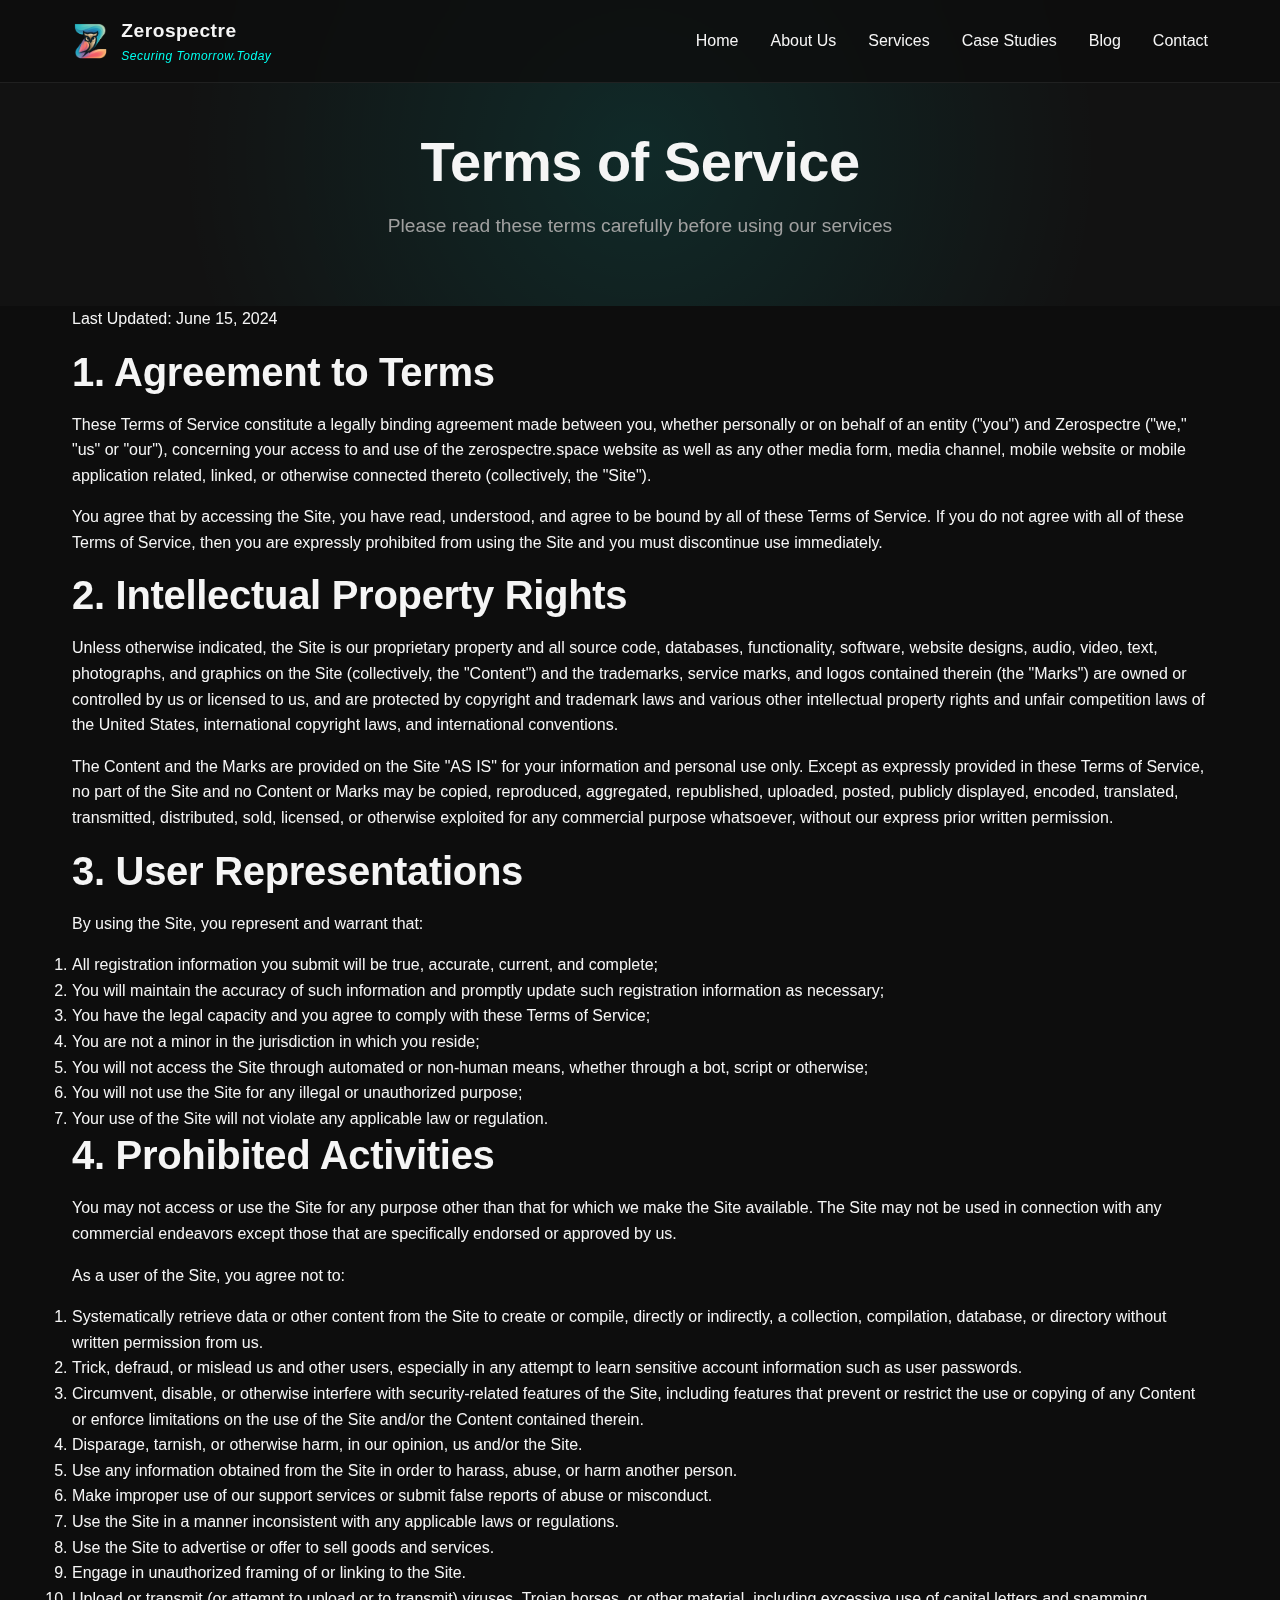
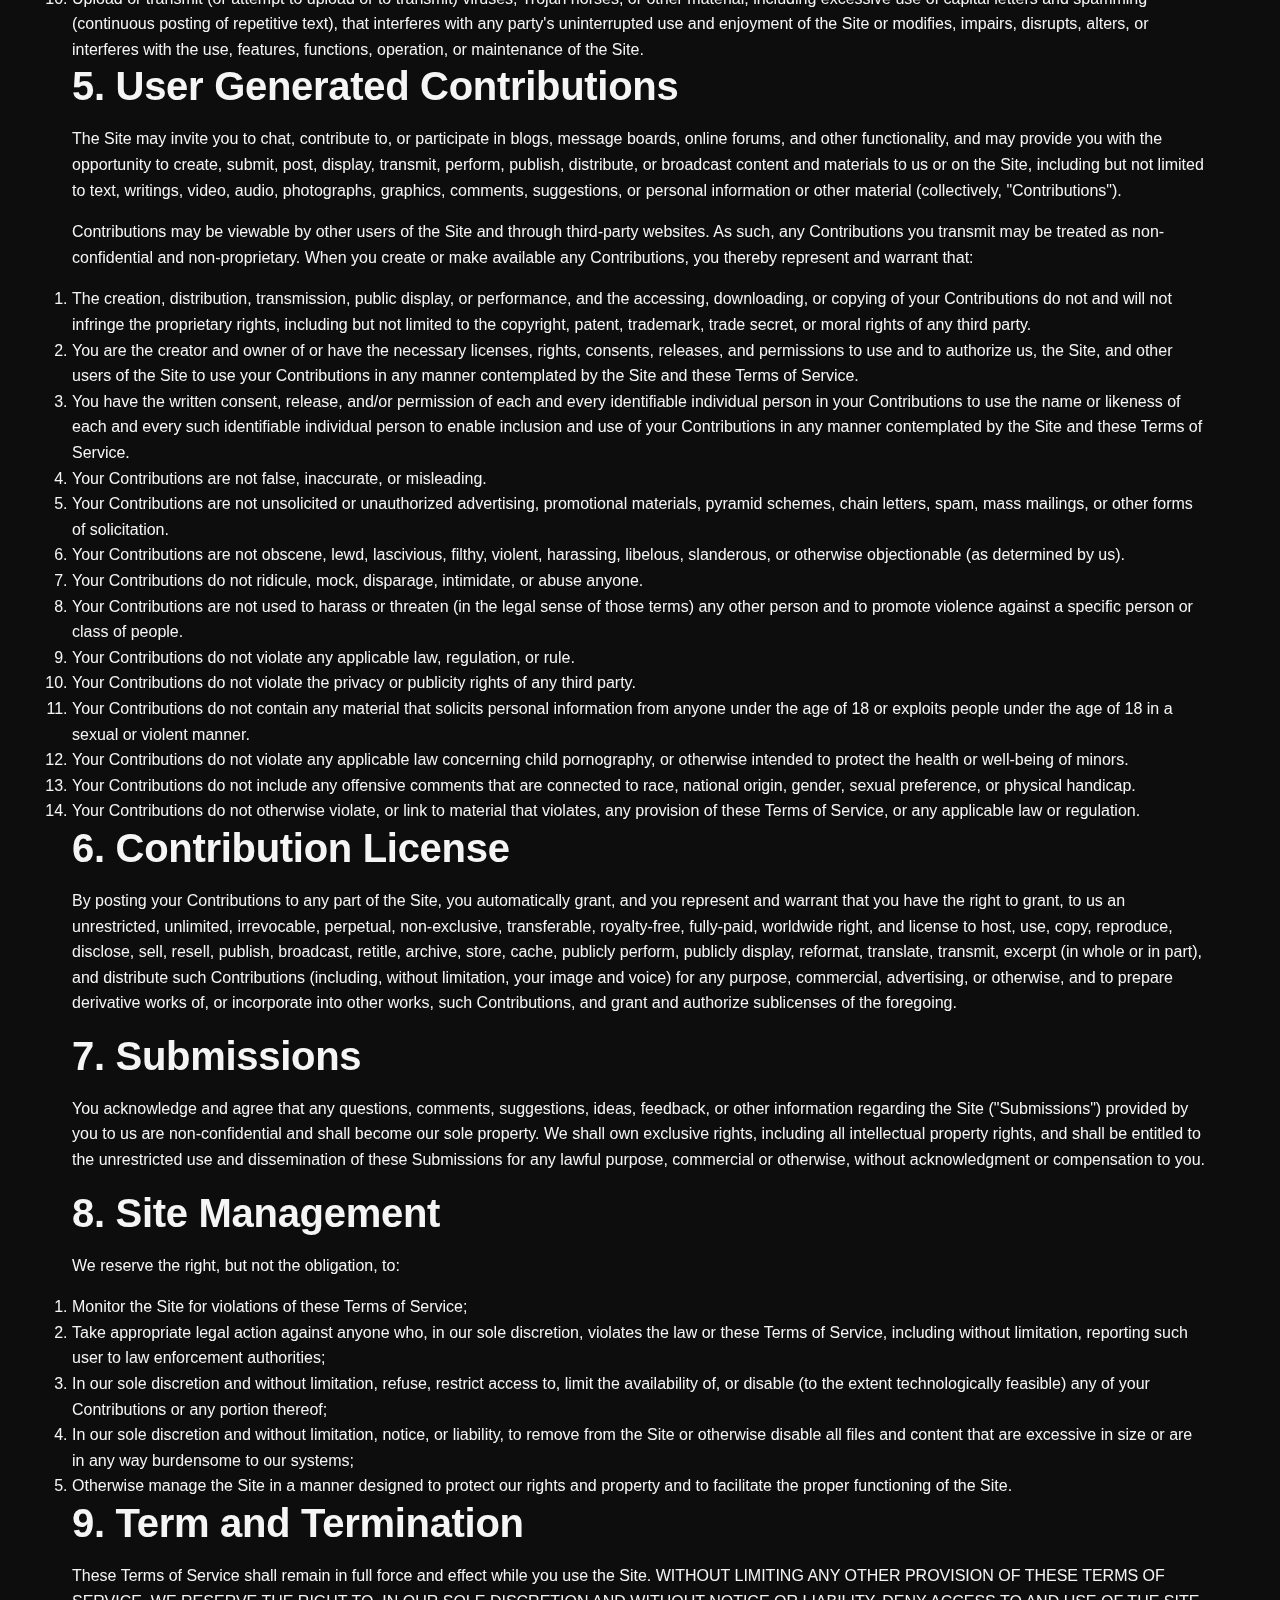
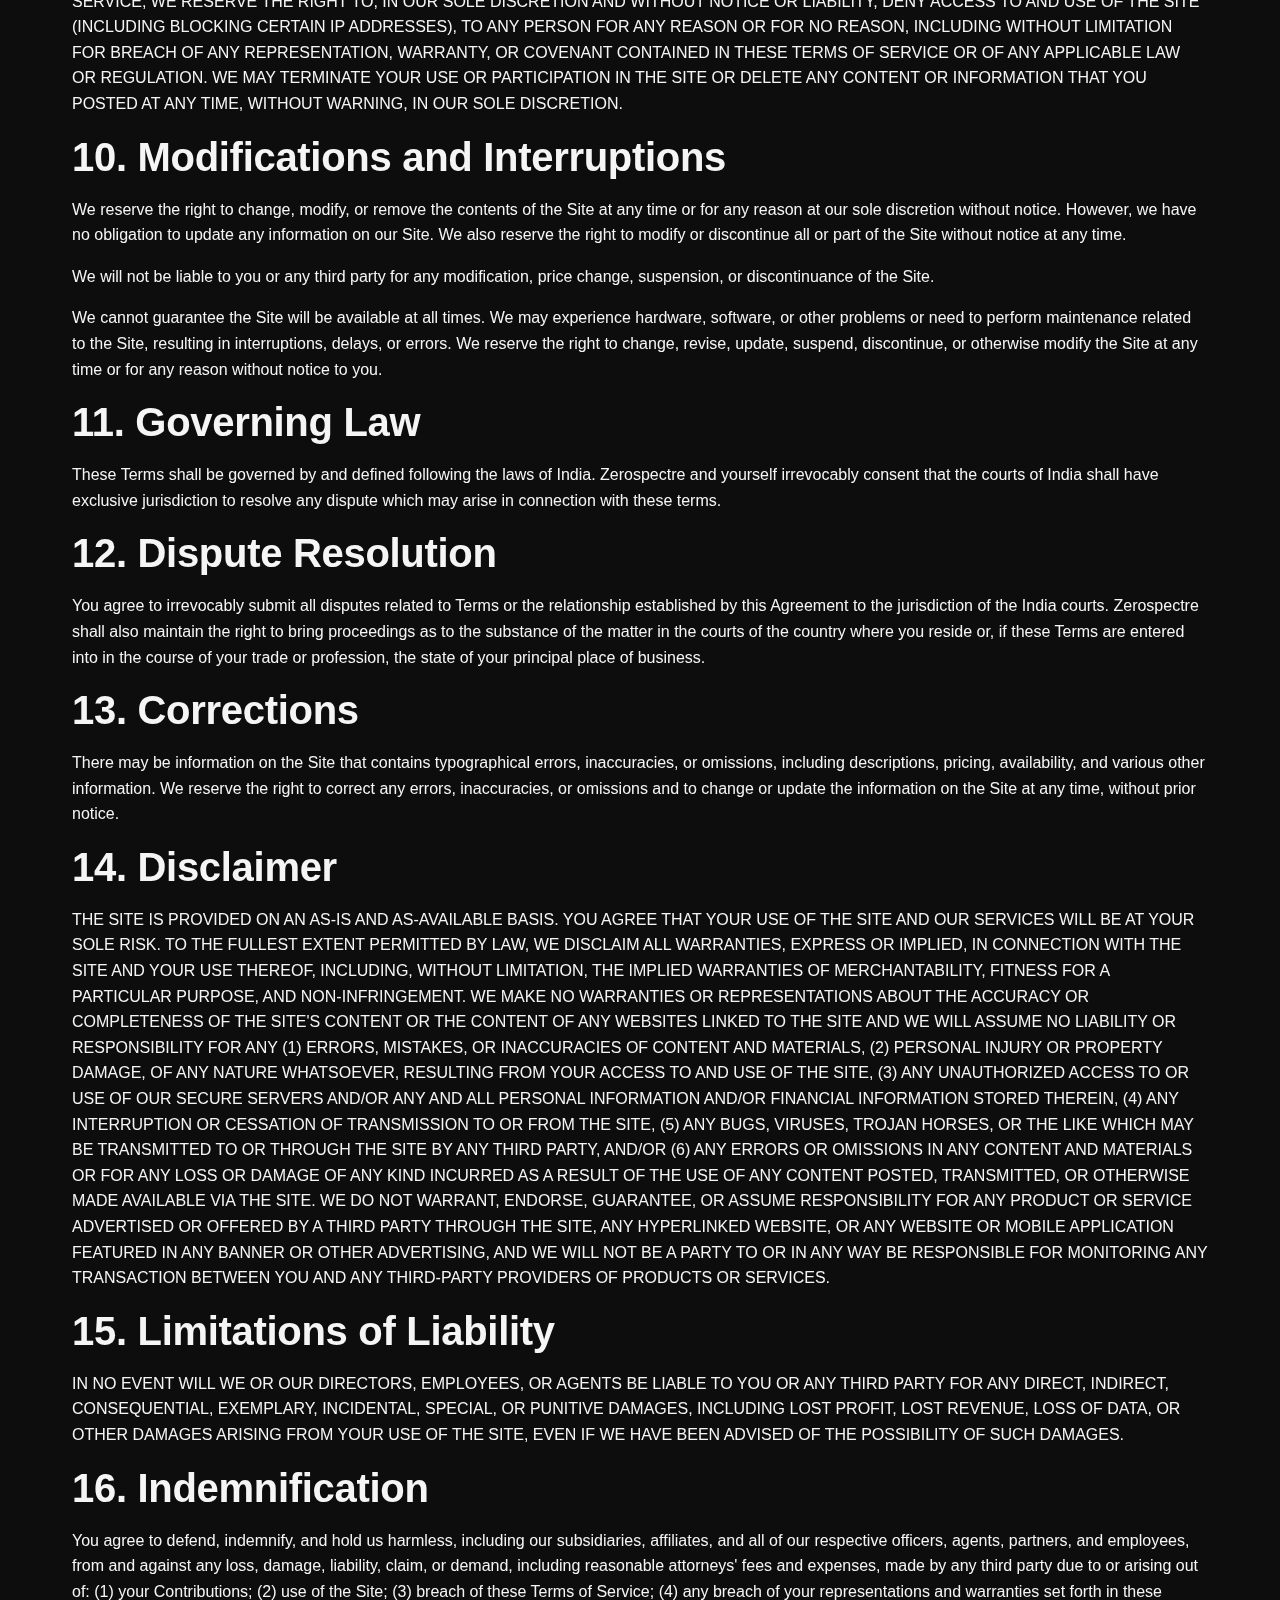
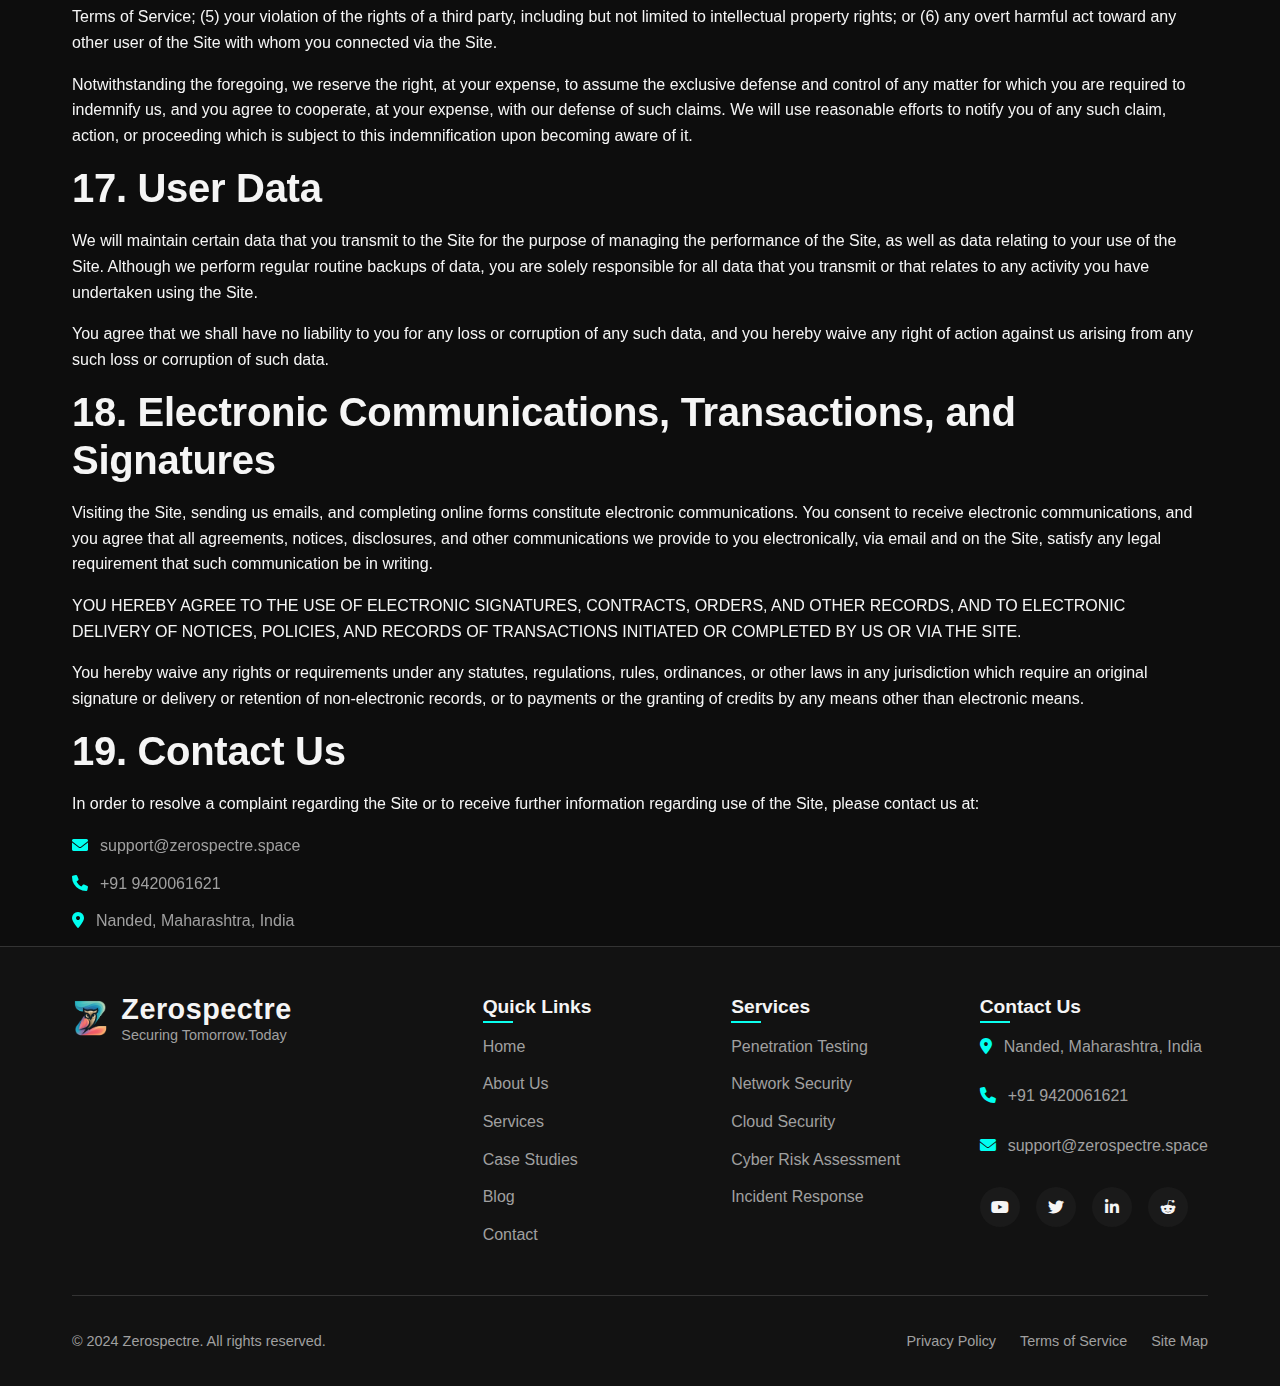
<file: terms-of-service.html>
<!DOCTYPE html>
<html lang="en">
<head>
    <meta charset="UTF-8">
    <meta name="viewport" content="width=device-width, initial-scale=1.0">
    <title>Terms of Service | Zerospectre</title>
    <meta name="description" content="Zerospectre's terms of service outline the rules, guidelines, and legal agreements between our company and users of our services.">
    <meta name="keywords" content="terms of service, legal agreement, cybersecurity, Zerospectre, service terms">
    
    <!-- Open Graph / Social Media Meta Tags -->
    <meta property="og:title" content="Terms of Service | Zerospectre">
    <meta property="og:description" content="Zerospectre's terms of service outline the rules, guidelines, and legal agreements between our company and users of our services.">
    <meta property="og:image" content="https://zerospectre.space/assets/zerospectre-logo.png.png">
    <meta property="og:url" content="https://zerospectre.space/terms-of-service.html">
    <meta property="og:type" content="website">
    
    <!-- Twitter Card Meta Tags -->
    <meta name="twitter:card" content="summary_large_image">
    <meta name="twitter:title" content="Terms of Service | Zerospectre">
    <meta name="twitter:description" content="Zerospectre's terms of service outline the rules, guidelines, and legal agreements between our company and users of our services.">
    <meta name="twitter:image" content="https://zerospectre.space/assets/zerospectre-logo.png.png">
    
    <!-- Favicon -->
    <link rel="icon" href="favicon.ico" type="image/x-icon">
    <link rel="shortcut icon" href="favicon.ico" type="image/x-icon">
    <link rel="apple-touch-icon" href="assets/apple-touch-icon.png">
    
    <!-- CSS -->
    <link rel="stylesheet" href="css/styles.css">
    
    <!-- Font Awesome -->
    <link rel="stylesheet" href="https://cdnjs.cloudflare.com/ajax/libs/font-awesome/6.0.0-beta3/css/all.min.css">
    
    <!-- AOS Animation Library -->
    <link rel="stylesheet" href="https://unpkg.com/aos@next/dist/aos.css" />
</head>
<body>
    <!-- Cookie Consent Banner -->
    <div class="cookie-consent" id="cookieConsent">
        <div class="container">
            <div class="cookie-content">
                <p><i class="fas fa-cookie-bite"></i> We use cookies to enhance your experience. By continuing to visit this site you agree to our use of cookies.</p>
                <div class="cookie-buttons">
                    <button id="cookieAccept" class="btn-primary">Accept</button>
                    <button id="cookieDecline" class="btn-secondary">Decline</button>
                    <a href="privacy-policy.html" class="cookie-learn-more">Learn More</a>
                </div>
            </div>
        </div>
    </div>

    <!-- Header -->
    <header class="header">
        <div class="container">
            <div class="header-content">
                <div class="logo">
                    <a href="index.html" class="logo-container">
                        <img src="assets/zerospectre-logo.png.png" alt="Zerospectre Logo">
                        <div class="logo-text">
                            <span class="company-name">Zerospectre</span>
                            <span class="company-slogan">Securing Tomorrow.Today</span>
                        </div>
                    </a>
                </div>
                <nav class="nav-desktop">
                    <ul>
                        <li><a href="index.html">Home</a></li>
                        <li><a href="about.html">About Us</a></li>
                        <li><a href="services.html">Services</a></li>
                        <li><a href="case-studies.html">Case Studies</a></li>
                        <li><a href="blog.html">Blog</a></li>
                        <li><a href="contact.html">Contact</a></li>
                    </ul>
                </nav>
                <div class="nav-mobile">
                    <button class="hamburger" id="hamburgerBtn" aria-label="Menu">
                        <span></span>
                        <span></span>
                        <span></span>
                    </button>
                    <div class="mobile-menu" id="mobileMenu">
                        <ul>
                            <li><a href="index.html">Home</a></li>
                            <li><a href="about.html">About Us</a></li>
                            <li><a href="services.html">Services</a></li>
                            <li><a href="case-studies.html">Case Studies</a></li>
                            <li><a href="blog.html">Blog</a></li>
                            <li><a href="contact.html">Contact</a></li>
                        </ul>
                    </div>
                </div>
            </div>
        </div>
    </header>

    <main>
        <!-- Page Banner -->
        <section class="page-banner">
            <div class="container">
                <div class="banner-content" data-aos="fade-up">
                    <h1>Terms of Service</h1>
                    <p>Please read these terms carefully before using our services</p>
                </div>
            </div>
        </section>

        <!-- Terms of Service Content -->
        <section class="policy-content">
            <div class="container">
                <div class="policy-container" data-aos="fade-up">
                    <div class="last-updated">
                        <p>Last Updated: June 15, 2024</p>
                    </div>
                    
                    <div class="policy-section">
                        <h2>1. Agreement to Terms</h2>
                        <p>These Terms of Service constitute a legally binding agreement made between you, whether personally or on behalf of an entity ("you") and Zerospectre ("we," "us" or "our"), concerning your access to and use of the zerospectre.space website as well as any other media form, media channel, mobile website or mobile application related, linked, or otherwise connected thereto (collectively, the "Site").</p>
                        <p>You agree that by accessing the Site, you have read, understood, and agree to be bound by all of these Terms of Service. If you do not agree with all of these Terms of Service, then you are expressly prohibited from using the Site and you must discontinue use immediately.</p>
                    </div>
                    
                    <div class="policy-section">
                        <h2>2. Intellectual Property Rights</h2>
                        <p>Unless otherwise indicated, the Site is our proprietary property and all source code, databases, functionality, software, website designs, audio, video, text, photographs, and graphics on the Site (collectively, the "Content") and the trademarks, service marks, and logos contained therein (the "Marks") are owned or controlled by us or licensed to us, and are protected by copyright and trademark laws and various other intellectual property rights and unfair competition laws of the United States, international copyright laws, and international conventions.</p>
                        <p>The Content and the Marks are provided on the Site "AS IS" for your information and personal use only. Except as expressly provided in these Terms of Service, no part of the Site and no Content or Marks may be copied, reproduced, aggregated, republished, uploaded, posted, publicly displayed, encoded, translated, transmitted, distributed, sold, licensed, or otherwise exploited for any commercial purpose whatsoever, without our express prior written permission.</p>
                    </div>
                    
                    <div class="policy-section">
                        <h2>3. User Representations</h2>
                        <p>By using the Site, you represent and warrant that:</p>
                        <ol>
                            <li>All registration information you submit will be true, accurate, current, and complete;</li>
                            <li>You will maintain the accuracy of such information and promptly update such registration information as necessary;</li>
                            <li>You have the legal capacity and you agree to comply with these Terms of Service;</li>
                            <li>You are not a minor in the jurisdiction in which you reside;</li>
                            <li>You will not access the Site through automated or non-human means, whether through a bot, script or otherwise;</li>
                            <li>You will not use the Site for any illegal or unauthorized purpose;</li>
                            <li>Your use of the Site will not violate any applicable law or regulation.</li>
                        </ol>
                    </div>
                    
                    <div class="policy-section">
                        <h2>4. Prohibited Activities</h2>
                        <p>You may not access or use the Site for any purpose other than that for which we make the Site available. The Site may not be used in connection with any commercial endeavors except those that are specifically endorsed or approved by us.</p>
                        <p>As a user of the Site, you agree not to:</p>
                        <ol>
                            <li>Systematically retrieve data or other content from the Site to create or compile, directly or indirectly, a collection, compilation, database, or directory without written permission from us.</li>
                            <li>Trick, defraud, or mislead us and other users, especially in any attempt to learn sensitive account information such as user passwords.</li>
                            <li>Circumvent, disable, or otherwise interfere with security-related features of the Site, including features that prevent or restrict the use or copying of any Content or enforce limitations on the use of the Site and/or the Content contained therein.</li>
                            <li>Disparage, tarnish, or otherwise harm, in our opinion, us and/or the Site.</li>
                            <li>Use any information obtained from the Site in order to harass, abuse, or harm another person.</li>
                            <li>Make improper use of our support services or submit false reports of abuse or misconduct.</li>
                            <li>Use the Site in a manner inconsistent with any applicable laws or regulations.</li>
                            <li>Use the Site to advertise or offer to sell goods and services.</li>
                            <li>Engage in unauthorized framing of or linking to the Site.</li>
                            <li>Upload or transmit (or attempt to upload or to transmit) viruses, Trojan horses, or other material, including excessive use of capital letters and spamming (continuous posting of repetitive text), that interferes with any party's uninterrupted use and enjoyment of the Site or modifies, impairs, disrupts, alters, or interferes with the use, features, functions, operation, or maintenance of the Site.</li>
                        </ol>
                    </div>
                    
                    <div class="policy-section">
                        <h2>5. User Generated Contributions</h2>
                        <p>The Site may invite you to chat, contribute to, or participate in blogs, message boards, online forums, and other functionality, and may provide you with the opportunity to create, submit, post, display, transmit, perform, publish, distribute, or broadcast content and materials to us or on the Site, including but not limited to text, writings, video, audio, photographs, graphics, comments, suggestions, or personal information or other material (collectively, "Contributions").</p>
                        <p>Contributions may be viewable by other users of the Site and through third-party websites. As such, any Contributions you transmit may be treated as non-confidential and non-proprietary. When you create or make available any Contributions, you thereby represent and warrant that:</p>
                        <ol>
                            <li>The creation, distribution, transmission, public display, or performance, and the accessing, downloading, or copying of your Contributions do not and will not infringe the proprietary rights, including but not limited to the copyright, patent, trademark, trade secret, or moral rights of any third party.</li>
                            <li>You are the creator and owner of or have the necessary licenses, rights, consents, releases, and permissions to use and to authorize us, the Site, and other users of the Site to use your Contributions in any manner contemplated by the Site and these Terms of Service.</li>
                            <li>You have the written consent, release, and/or permission of each and every identifiable individual person in your Contributions to use the name or likeness of each and every such identifiable individual person to enable inclusion and use of your Contributions in any manner contemplated by the Site and these Terms of Service.</li>
                            <li>Your Contributions are not false, inaccurate, or misleading.</li>
                            <li>Your Contributions are not unsolicited or unauthorized advertising, promotional materials, pyramid schemes, chain letters, spam, mass mailings, or other forms of solicitation.</li>
                            <li>Your Contributions are not obscene, lewd, lascivious, filthy, violent, harassing, libelous, slanderous, or otherwise objectionable (as determined by us).</li>
                            <li>Your Contributions do not ridicule, mock, disparage, intimidate, or abuse anyone.</li>
                            <li>Your Contributions are not used to harass or threaten (in the legal sense of those terms) any other person and to promote violence against a specific person or class of people.</li>
                            <li>Your Contributions do not violate any applicable law, regulation, or rule.</li>
                            <li>Your Contributions do not violate the privacy or publicity rights of any third party.</li>
                            <li>Your Contributions do not contain any material that solicits personal information from anyone under the age of 18 or exploits people under the age of 18 in a sexual or violent manner.</li>
                            <li>Your Contributions do not violate any applicable law concerning child pornography, or otherwise intended to protect the health or well-being of minors.</li>
                            <li>Your Contributions do not include any offensive comments that are connected to race, national origin, gender, sexual preference, or physical handicap.</li>
                            <li>Your Contributions do not otherwise violate, or link to material that violates, any provision of these Terms of Service, or any applicable law or regulation.</li>
                        </ol>
                    </div>
                    
                    <div class="policy-section">
                        <h2>6. Contribution License</h2>
                        <p>By posting your Contributions to any part of the Site, you automatically grant, and you represent and warrant that you have the right to grant, to us an unrestricted, unlimited, irrevocable, perpetual, non-exclusive, transferable, royalty-free, fully-paid, worldwide right, and license to host, use, copy, reproduce, disclose, sell, resell, publish, broadcast, retitle, archive, store, cache, publicly perform, publicly display, reformat, translate, transmit, excerpt (in whole or in part), and distribute such Contributions (including, without limitation, your image and voice) for any purpose, commercial, advertising, or otherwise, and to prepare derivative works of, or incorporate into other works, such Contributions, and grant and authorize sublicenses of the foregoing.</p>
                    </div>
                    
                    <div class="policy-section">
                        <h2>7. Submissions</h2>
                        <p>You acknowledge and agree that any questions, comments, suggestions, ideas, feedback, or other information regarding the Site ("Submissions") provided by you to us are non-confidential and shall become our sole property. We shall own exclusive rights, including all intellectual property rights, and shall be entitled to the unrestricted use and dissemination of these Submissions for any lawful purpose, commercial or otherwise, without acknowledgment or compensation to you.</p>
                    </div>
                    
                    <div class="policy-section">
                        <h2>8. Site Management</h2>
                        <p>We reserve the right, but not the obligation, to:</p>
                        <ol>
                            <li>Monitor the Site for violations of these Terms of Service;</li>
                            <li>Take appropriate legal action against anyone who, in our sole discretion, violates the law or these Terms of Service, including without limitation, reporting such user to law enforcement authorities;</li>
                            <li>In our sole discretion and without limitation, refuse, restrict access to, limit the availability of, or disable (to the extent technologically feasible) any of your Contributions or any portion thereof;</li>
                            <li>In our sole discretion and without limitation, notice, or liability, to remove from the Site or otherwise disable all files and content that are excessive in size or are in any way burdensome to our systems;</li>
                            <li>Otherwise manage the Site in a manner designed to protect our rights and property and to facilitate the proper functioning of the Site.</li>
                        </ol>
                    </div>
                    
                    <div class="policy-section">
                        <h2>9. Term and Termination</h2>
                        <p>These Terms of Service shall remain in full force and effect while you use the Site. WITHOUT LIMITING ANY OTHER PROVISION OF THESE TERMS OF SERVICE, WE RESERVE THE RIGHT TO, IN OUR SOLE DISCRETION AND WITHOUT NOTICE OR LIABILITY, DENY ACCESS TO AND USE OF THE SITE (INCLUDING BLOCKING CERTAIN IP ADDRESSES), TO ANY PERSON FOR ANY REASON OR FOR NO REASON, INCLUDING WITHOUT LIMITATION FOR BREACH OF ANY REPRESENTATION, WARRANTY, OR COVENANT CONTAINED IN THESE TERMS OF SERVICE OR OF ANY APPLICABLE LAW OR REGULATION. WE MAY TERMINATE YOUR USE OR PARTICIPATION IN THE SITE OR DELETE ANY CONTENT OR INFORMATION THAT YOU POSTED AT ANY TIME, WITHOUT WARNING, IN OUR SOLE DISCRETION.</p>
                    </div>
                    
                    <div class="policy-section">
                        <h2>10. Modifications and Interruptions</h2>
                        <p>We reserve the right to change, modify, or remove the contents of the Site at any time or for any reason at our sole discretion without notice. However, we have no obligation to update any information on our Site. We also reserve the right to modify or discontinue all or part of the Site without notice at any time.</p>
                        <p>We will not be liable to you or any third party for any modification, price change, suspension, or discontinuance of the Site.</p>
                        <p>We cannot guarantee the Site will be available at all times. We may experience hardware, software, or other problems or need to perform maintenance related to the Site, resulting in interruptions, delays, or errors. We reserve the right to change, revise, update, suspend, discontinue, or otherwise modify the Site at any time or for any reason without notice to you.</p>
                    </div>
                    
                    <div class="policy-section">
                        <h2>11. Governing Law</h2>
                        <p>These Terms shall be governed by and defined following the laws of India. Zerospectre and yourself irrevocably consent that the courts of India shall have exclusive jurisdiction to resolve any dispute which may arise in connection with these terms.</p>
                    </div>
                    
                    <div class="policy-section">
                        <h2>12. Dispute Resolution</h2>
                        <p>You agree to irrevocably submit all disputes related to Terms or the relationship established by this Agreement to the jurisdiction of the India courts. Zerospectre shall also maintain the right to bring proceedings as to the substance of the matter in the courts of the country where you reside or, if these Terms are entered into in the course of your trade or profession, the state of your principal place of business.</p>
                    </div>
                    
                    <div class="policy-section">
                        <h2>13. Corrections</h2>
                        <p>There may be information on the Site that contains typographical errors, inaccuracies, or omissions, including descriptions, pricing, availability, and various other information. We reserve the right to correct any errors, inaccuracies, or omissions and to change or update the information on the Site at any time, without prior notice.</p>
                    </div>
                    
                    <div class="policy-section">
                        <h2>14. Disclaimer</h2>
                        <p>THE SITE IS PROVIDED ON AN AS-IS AND AS-AVAILABLE BASIS. YOU AGREE THAT YOUR USE OF THE SITE AND OUR SERVICES WILL BE AT YOUR SOLE RISK. TO THE FULLEST EXTENT PERMITTED BY LAW, WE DISCLAIM ALL WARRANTIES, EXPRESS OR IMPLIED, IN CONNECTION WITH THE SITE AND YOUR USE THEREOF, INCLUDING, WITHOUT LIMITATION, THE IMPLIED WARRANTIES OF MERCHANTABILITY, FITNESS FOR A PARTICULAR PURPOSE, AND NON-INFRINGEMENT. WE MAKE NO WARRANTIES OR REPRESENTATIONS ABOUT THE ACCURACY OR COMPLETENESS OF THE SITE'S CONTENT OR THE CONTENT OF ANY WEBSITES LINKED TO THE SITE AND WE WILL ASSUME NO LIABILITY OR RESPONSIBILITY FOR ANY (1) ERRORS, MISTAKES, OR INACCURACIES OF CONTENT AND MATERIALS, (2) PERSONAL INJURY OR PROPERTY DAMAGE, OF ANY NATURE WHATSOEVER, RESULTING FROM YOUR ACCESS TO AND USE OF THE SITE, (3) ANY UNAUTHORIZED ACCESS TO OR USE OF OUR SECURE SERVERS AND/OR ANY AND ALL PERSONAL INFORMATION AND/OR FINANCIAL INFORMATION STORED THEREIN, (4) ANY INTERRUPTION OR CESSATION OF TRANSMISSION TO OR FROM THE SITE, (5) ANY BUGS, VIRUSES, TROJAN HORSES, OR THE LIKE WHICH MAY BE TRANSMITTED TO OR THROUGH THE SITE BY ANY THIRD PARTY, AND/OR (6) ANY ERRORS OR OMISSIONS IN ANY CONTENT AND MATERIALS OR FOR ANY LOSS OR DAMAGE OF ANY KIND INCURRED AS A RESULT OF THE USE OF ANY CONTENT POSTED, TRANSMITTED, OR OTHERWISE MADE AVAILABLE VIA THE SITE. WE DO NOT WARRANT, ENDORSE, GUARANTEE, OR ASSUME RESPONSIBILITY FOR ANY PRODUCT OR SERVICE ADVERTISED OR OFFERED BY A THIRD PARTY THROUGH THE SITE, ANY HYPERLINKED WEBSITE, OR ANY WEBSITE OR MOBILE APPLICATION FEATURED IN ANY BANNER OR OTHER ADVERTISING, AND WE WILL NOT BE A PARTY TO OR IN ANY WAY BE RESPONSIBLE FOR MONITORING ANY TRANSACTION BETWEEN YOU AND ANY THIRD-PARTY PROVIDERS OF PRODUCTS OR SERVICES.</p>
                    </div>
                    
                    <div class="policy-section">
                        <h2>15. Limitations of Liability</h2>
                        <p>IN NO EVENT WILL WE OR OUR DIRECTORS, EMPLOYEES, OR AGENTS BE LIABLE TO YOU OR ANY THIRD PARTY FOR ANY DIRECT, INDIRECT, CONSEQUENTIAL, EXEMPLARY, INCIDENTAL, SPECIAL, OR PUNITIVE DAMAGES, INCLUDING LOST PROFIT, LOST REVENUE, LOSS OF DATA, OR OTHER DAMAGES ARISING FROM YOUR USE OF THE SITE, EVEN IF WE HAVE BEEN ADVISED OF THE POSSIBILITY OF SUCH DAMAGES.</p>
                    </div>
                    
                    <div class="policy-section">
                        <h2>16. Indemnification</h2>
                        <p>You agree to defend, indemnify, and hold us harmless, including our subsidiaries, affiliates, and all of our respective officers, agents, partners, and employees, from and against any loss, damage, liability, claim, or demand, including reasonable attorneys' fees and expenses, made by any third party due to or arising out of: (1) your Contributions; (2) use of the Site; (3) breach of these Terms of Service; (4) any breach of your representations and warranties set forth in these Terms of Service; (5) your violation of the rights of a third party, including but not limited to intellectual property rights; or (6) any overt harmful act toward any other user of the Site with whom you connected via the Site.</p>
                        <p>Notwithstanding the foregoing, we reserve the right, at your expense, to assume the exclusive defense and control of any matter for which you are required to indemnify us, and you agree to cooperate, at your expense, with our defense of such claims. We will use reasonable efforts to notify you of any such claim, action, or proceeding which is subject to this indemnification upon becoming aware of it.</p>
                    </div>
                    
                    <div class="policy-section">
                        <h2>17. User Data</h2>
                        <p>We will maintain certain data that you transmit to the Site for the purpose of managing the performance of the Site, as well as data relating to your use of the Site. Although we perform regular routine backups of data, you are solely responsible for all data that you transmit or that relates to any activity you have undertaken using the Site.</p>
                        <p>You agree that we shall have no liability to you for any loss or corruption of any such data, and you hereby waive any right of action against us arising from any such loss or corruption of such data.</p>
                    </div>
                    
                    <div class="policy-section">
                        <h2>18. Electronic Communications, Transactions, and Signatures</h2>
                        <p>Visiting the Site, sending us emails, and completing online forms constitute electronic communications. You consent to receive electronic communications, and you agree that all agreements, notices, disclosures, and other communications we provide to you electronically, via email and on the Site, satisfy any legal requirement that such communication be in writing.</p>
                        <p>YOU HEREBY AGREE TO THE USE OF ELECTRONIC SIGNATURES, CONTRACTS, ORDERS, AND OTHER RECORDS, AND TO ELECTRONIC DELIVERY OF NOTICES, POLICIES, AND RECORDS OF TRANSACTIONS INITIATED OR COMPLETED BY US OR VIA THE SITE.</p>
                        <p>You hereby waive any rights or requirements under any statutes, regulations, rules, ordinances, or other laws in any jurisdiction which require an original signature or delivery or retention of non-electronic records, or to payments or the granting of credits by any means other than electronic means.</p>
                    </div>
                    
                    <div class="policy-section">
                        <h2>19. Contact Us</h2>
                        <p>In order to resolve a complaint regarding the Site or to receive further information regarding use of the Site, please contact us at:</p>
                        <ul class="contact-info">
                            <li><i class="fas fa-envelope"></i> support@zerospectre.space</li>
                            <li><i class="fas fa-phone"></i> +91 9420061621</li>
                            <li><i class="fas fa-map-marker-alt"></i> Nanded, Maharashtra, India</li>
                        </ul>
                    </div>
                </div>
            </div>
        </section>
    </main>

    <!-- Footer -->
    <footer class="footer">
        <div class="container">
            <div class="footer-content">
                <div class="footer-logo">
                    <div class="footer-logo-container">
                        <img src="assets/zerospectre-logo.png.png" alt="Zerospectre Logo">
                        <div class="footer-logo-text">
                            <span class="footer-company-name">Zerospectre</span>
                            <p>Securing Tomorrow.Today</p>
                        </div>
                    </div>
                </div>
                <div class="footer-links">
                    <div class="footer-column">
                        <h3>Quick Links</h3>
                        <ul>
                            <li><a href="index.html">Home</a></li>
                            <li><a href="about.html">About Us</a></li>
                            <li><a href="services.html">Services</a></li>
                            <li><a href="case-studies.html">Case Studies</a></li>
                            <li><a href="blog.html">Blog</a></li>
                            <li><a href="contact.html">Contact</a></li>
                        </ul>
                    </div>
                    <div class="footer-column">
                        <h3>Services</h3>
                        <ul>
                            <li><a href="services.html#penetration-testing">Penetration Testing</a></li>
                            <li><a href="services.html#network-security">Network Security</a></li>
                            <li><a href="services.html#cloud-security">Cloud Security</a></li>
                            <li><a href="services.html#risk-assessment">Cyber Risk Assessment</a></li>
                            <li><a href="services.html#incident-response">Incident Response</a></li>
                        </ul>
                    </div>
                    <div class="footer-column">
                        <h3>Contact Us</h3>
                        <ul class="contact-info">
                            <li><i class="fas fa-map-marker-alt"></i> Nanded, Maharashtra, India</li>
                            <li><i class="fas fa-phone"></i> +91 9420061621</li>
                            <li><i class="fas fa-envelope"></i> support@zerospectre.space</li>
                        </ul>
                        <div class="social-links">
                            <a href="https://www.youtube.com/@zerospectre-cy" target="_blank" rel="noopener noreferrer" aria-label="YouTube"><i class="fab fa-youtube"></i></a>
                            <a href="https://x.com/zerospectre01?t=ri0DqwutMDPXMOZ4n8Zzug&s=08" target="_blank" rel="noopener noreferrer" aria-label="X (Twitter)"><i class="fab fa-twitter"></i></a>
                            <a href="https://www.linkedin.com/in/zerospectre-cy-084757378?utm_source=share&utm_campaign=share_via&utm_content=profile&utm_medium=android_app" target="_blank" rel="noopener noreferrer" aria-label="LinkedIn"><i class="fab fa-linkedin-in"></i></a>
                            <a href="https://www.reddit.com/u/zerospectre-cy/s/b3gkCE0mq0" target="_blank" rel="noopener noreferrer" aria-label="Reddit"><i class="fab fa-reddit-alien"></i></a>
                        </div>
                    </div>
                </div>
            </div>
            <div class="footer-bottom">
                <p>&copy; 2024 Zerospectre. All rights reserved.</p>
                <ul class="legal-links">
                    <li><a href="privacy-policy.html">Privacy Policy</a></li>
                    <li><a href="terms-of-service.html">Terms of Service</a></li>
                    <li><a href="backlinks.html">Site Map</a></li>
                </ul>
            </div>
        </div>
    </footer>

    <!-- Back to Top Button -->
    <button id="backToTop" aria-label="Back to top"><i class="fas fa-chevron-up"></i></button>

    <!-- JavaScript -->
    <script src="https://unpkg.com/aos@next/dist/aos.js"></script>
    <script src="js/main.js"></script>
</body>
</html>
</file>
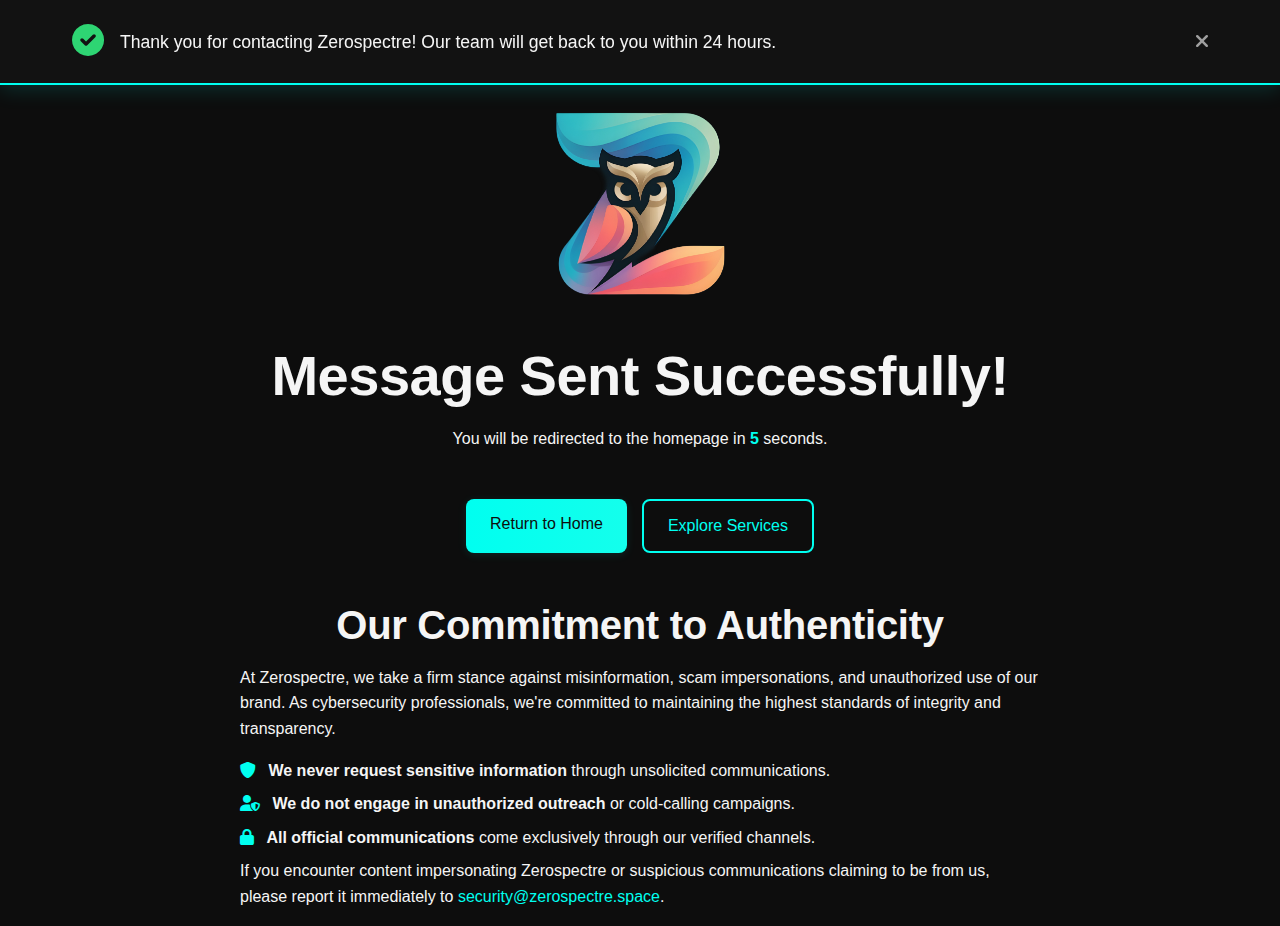
<file: thank-you.html>
<!DOCTYPE html>
<html lang="en">
<head>
    <meta charset="UTF-8">
    <meta name="viewport" content="width=device-width, initial-scale=1.0">
    <title>Thank You for Contacting Zerospectre | Cybersecurity Experts</title>
    <meta name="description" content="Thank you for reaching out to Zerospectre. Our cybersecurity and digital services team led by Tejas Akhare will contact you shortly.">
    <meta name="keywords" content="cybersecurity services, ethical hacking, SEO services, web development, Tejas Akhare, Nanded, thank you page, contact confirmation">
    
    <!-- Open Graph / Social Media Meta Tags -->
    <meta property="og:title" content="Thank You | Zerospectre">
    <meta property="og:description" content="Thank you for reaching out to Zerospectre. Our cybersecurity and digital services team led by Tejas Akhare will contact you shortly.">
    <meta property="og:image" content="https://zerospectre.space/assets/zerospectre-logo.png.png">
    <meta property="og:url" content="https://zerospectre.space/thank-you.html">
    <meta property="og:type" content="website">
    
    <!-- Twitter Card Meta Tags -->
    <meta name="twitter:card" content="summary_large_image">
    <meta name="twitter:title" content="Thank You | Zerospectre">
    <meta name="twitter:description" content="Thank you for reaching out to Zerospectre. Our cybersecurity and digital services team led by Tejas Akhare will contact you shortly.">
    <meta name="twitter:image" content="https://zerospectre.space/assets/zerospectre-logo.png.png">
    
    <!-- Favicon -->
    <link rel="icon" href="favicon.ico" type="image/x-icon">
    <link rel="shortcut icon" href="favicon.ico" type="image/x-icon">
    <link rel="apple-touch-icon" href="assets/apple-touch-icon.png">
    
    <!-- CSS -->
    <link rel="stylesheet" href="css/styles.css">
    
    <!-- Font Awesome -->
    <link rel="stylesheet" href="https://cdnjs.cloudflare.com/ajax/libs/font-awesome/6.0.0-beta3/css/all.min.css">
    
    <!-- AOS Animation Library -->
    <link rel="stylesheet" href="https://unpkg.com/aos@next/dist/aos.css" />
    
    <style>
        /* Banner Popup Styles */
        .thank-you-banner {
            position: fixed;
            top: 0;
            left: 0;
            width: 100%;
            background-color: var(--color-dark-alt);
            border-bottom: 2px solid var(--color-accent);
            padding: 1rem 0;
            text-align: center;
            z-index: 1000;
            box-shadow: var(--shadow-md);
            animation: slideDown 0.5s ease-out forwards;
        }
        
        @keyframes slideDown {
            from { transform: translateY(-100%); }
            to { transform: translateY(0); }
        }
        
        .banner-content {
            display: flex;
            align-items: center;
            justify-content: center;
            gap: 1rem;
            max-width: 1200px;
            margin: 0 auto;
            padding: 0 2rem;
        }
        
        .banner-icon {
            font-size: 2rem;
            color: var(--color-success);
        }
        
        .banner-text {
            font-size: 1.1rem;
            color: var(--color-text);
        }
        
        .banner-close {
            background: none;
            border: none;
            color: var(--color-text-muted);
            font-size: 1.2rem;
            cursor: pointer;
            transition: color var(--transition-fast);
            margin-left: auto;
        }
        
        .banner-close:hover {
            color: var(--color-text);
        }
        
        /* Adjust main content to account for banner */
        .main-content {
            padding-top: 6rem;
            min-height: calc(100vh - 6rem);
            display: flex;
            flex-direction: column;
            align-items: center;
            justify-content: center;
            text-align: center;
        }
        
        .redirect-message {
            margin-top: 2rem;
            color: var(--color-text-muted);
            font-size: 0.9rem;
        }
        
        .countdown {
            font-weight: bold;
            color: var(--color-accent);
        }
        
        @media (max-width: 768px) {
            .banner-content {
                flex-direction: column;
                gap: 0.5rem;
                padding: 0.5rem 1rem;
            }
            
            .banner-icon {
                font-size: 1.5rem;
            }
            
            .banner-text {
                font-size: 0.9rem;
            }
            
            .banner-close {
                position: absolute;
                top: 0.5rem;
                right: 0.5rem;
            }
        }
    </style>
</head>
<body>
    <!-- Thank You Banner -->
    <div class="thank-you-banner">
        <div class="banner-content">
            <div class="banner-icon">
                <i class="fas fa-check-circle"></i>
            </div>
            <div class="banner-text">
                Thank you for contacting Zerospectre! Our team will get back to you within 24 hours.
            </div>
            <button class="banner-close" aria-label="Close banner">
                <i class="fas fa-times"></i>
            </button>
        </div>
    </div>

    <!-- Main Content -->
    <div class="main-content">
        <img src="assets/zerospectre-logo.png.png" alt="Zerospectre Logo" style="max-width: 200px; margin-bottom: 2rem;">
        <h1>Message Sent Successfully!</h1>
        <p>You will be redirected to the homepage in <span class="countdown">5</span> seconds.</p>
        <div class="thank-you-actions" style="margin-top: 2rem;">
            <a href="index.html" class="btn-primary">Return to Home</a>
            <a href="services.html" class="btn-secondary">Explore Services</a>
        </div>
        
        <!-- Fighting Fake Content Section -->
        <div class="fake-content-alert" style="margin-top: 3rem; max-width: 800px; text-align: left;">
            <h2 style="text-align: center;">Our Commitment to Authenticity</h2>
            <p>At Zerospectre, we take a firm stance against misinformation, scam impersonations, and unauthorized use of our brand. As cybersecurity professionals, we're committed to maintaining the highest standards of integrity and transparency.</p>
            <ul style="list-style: none; padding-left: 0;">
                <li style="margin-bottom: 0.5rem;"><i class="fas fa-shield-alt" style="color: var(--color-accent); margin-right: 0.5rem;"></i> <strong>We never request sensitive information</strong> through unsolicited communications.</li>
                <li style="margin-bottom: 0.5rem;"><i class="fas fa-user-shield" style="color: var(--color-accent); margin-right: 0.5rem;"></i> <strong>We do not engage in unauthorized outreach</strong> or cold-calling campaigns.</li>
                <li style="margin-bottom: 0.5rem;"><i class="fas fa-lock" style="color: var(--color-accent); margin-right: 0.5rem;"></i> <strong>All official communications</strong> come exclusively through our verified channels.</li>
            </ul>
            <p>If you encounter content impersonating Zerospectre or suspicious communications claiming to be from us, please report it immediately to <a href="mailto:security@zerospectre.space">security@zerospectre.space</a>.</p>
        </div>
    </div>

    <!-- JavaScript -->
    <script src="https://unpkg.com/aos@next/dist/aos.js"></script>
    <script src="js/main.js"></script>
    <script>
        // Initialize AOS
        AOS.init();
        
        // Banner close button
        document.querySelector('.banner-close').addEventListener('click', function() {
            document.querySelector('.thank-you-banner').style.display = 'none';
        });
        
        // Countdown and redirect
        let seconds = 5;
        const countdownElement = document.querySelector('.countdown');
        const countdown = setInterval(function() {
            seconds--;
            countdownElement.textContent = seconds;
            if (seconds <= 0) {
                clearInterval(countdown);
                window.location.href = 'index.html';
            }
        }, 1000);

        // No custom form handler needed - Netlify handles form submissions natively
    </script>
</body>
</html>
</file>
<file: css/styles.css>
/* 
 * Zerospectre - Cybersecurity Company Website
 * Main Stylesheet
 */

/* ===== VARIABLES ===== */
:root {
    /* Color Palette */
    --color-dark: #0d0d0d;
    --color-dark-alt: #121212;
    --color-dark-light: #1a1a1a;
    --color-accent: #00FFF0;
    --color-accent-alt: #14FFEC;
    --color-accent-dark: #00B3A6;
    --color-text: #f5f5f5;
    --color-text-muted: #a0a0a0;
    --color-border: #333333;
    --color-danger: #ff4757;
    --color-success: #2ed573;
    --color-warning: #ffa502;
    
    /* Typography */
    --font-primary: 'Poppins', sans-serif;
    --font-secondary: 'Montserrat', sans-serif;
    
    /* Spacing */
    --spacing-xs: 0.5rem;
    --spacing-sm: 1rem;
    --spacing-md: 2rem;
    --spacing-lg: 3rem;
    --spacing-xl: 5rem;
    
    /* Border Radius */
    --border-radius-sm: 4px;
    --border-radius-md: 8px;
    --border-radius-lg: 16px;
    
    /* Shadows */
    --shadow-sm: 0 2px 10px rgba(0, 255, 240, 0.1);
    --shadow-md: 0 4px 20px rgba(0, 255, 240, 0.15);
    --shadow-lg: 0 8px 30px rgba(0, 255, 240, 0.2);
    
    /* Transitions */
    --transition-fast: 0.2s ease;
    --transition-normal: 0.3s ease;
    --transition-slow: 0.5s ease;
    
    /* Container Width */
    --container-width: 1200px;
    --container-padding: 2rem;
}

/* ===== RESET & BASE STYLES ===== */
* {
    margin: 0;
    padding: 0;
    box-sizing: border-box;
}

html {
    font-size: 16px;
    scroll-behavior: smooth;
}

body {
    font-family: var(--font-primary);
    background-color: var(--color-dark);
    color: var(--color-text);
    line-height: 1.6;
    overflow-x: hidden;
    min-height: 100vh;
    display: -webkit-box;
    display: -ms-flexbox;
    display: flex;
    -webkit-box-orient: vertical;
    -webkit-box-direction: normal;
    -ms-flex-direction: column;
    flex-direction: column;
}

main {
    flex: 1;
}

a {
    color: var(--color-accent);
    text-decoration: none;
    -webkit-transition: color var(--transition-fast);
    transition: color var(--transition-fast);
}

a:hover {
    color: var(--color-accent-alt);
}

ul {
    list-style: none;
}

img {
    max-width: 100%;
    height: auto;
    display: block;
}

button, input, textarea, select {
    font-family: inherit;
    font-size: inherit;
    color: inherit;
    outline: none;
}

/* ===== TYPOGRAPHY ===== */
h1, h2, h3, h4, h5, h6 {
    font-family: var(--font-secondary);
    font-weight: 700;
    line-height: 1.2;
    margin-bottom: var(--spacing-sm);
}

h1 {
    font-size: 3.5rem;
    letter-spacing: -0.5px;
}

h2 {
    font-size: 2.5rem;
    letter-spacing: -0.3px;
}

h3 {
    font-size: 1.75rem;
}

h4 {
    font-size: 1.5rem;
}

h5 {
    font-size: 1.25rem;
}

h6 {
    font-size: 1rem;
}

p {
    margin-bottom: var(--spacing-sm);
}

.text-gradient {
    background: linear-gradient(90deg, var(--color-accent), var(--color-accent-alt));
    -webkit-background-clip: text;
    background-clip: text;
    color: transparent;
}

/* ===== LAYOUT ===== */
.container {
    width: 100%;
    max-width: var(--container-width);
    margin: 0 auto;
    padding: 0 var(--container-padding);
}

.section-padding {
    padding: var(--spacing-xl) 0;
}

.section-header {
    text-align: center;
    margin-bottom: var(--spacing-lg);
}

.section-header h2 {
    position: relative;
    display: inline-block;
    margin-bottom: var(--spacing-sm);
}

.section-header h2::after {
    content: '';
    position: absolute;
    bottom: -10px;
    left: 50%;
    -webkit-transform: translateX(-50%);
    transform: translateX(-50%);
    width: 80px;
    height: 3px;
    background: linear-gradient(90deg, var(--color-accent), var(--color-accent-alt));
}

.section-header p {
    max-width: 700px;
    margin: 0 auto;
    color: var(--color-text-muted);
}

/* ===== BUTTONS ===== */
.btn-primary, .btn-secondary, .btn-text {
    display: inline-block;
    padding: 0.75rem 1.5rem;
    border-radius: var(--border-radius-md);
    font-weight: 500;
    text-align: center;
    cursor: pointer;
    -webkit-transition: all var(--transition-normal);
    transition: all var(--transition-normal);
    border: none;
}

.btn-primary {
    background: linear-gradient(90deg, var(--color-accent), var(--color-accent-alt));
    color: var(--color-dark);
    box-shadow: var(--shadow-sm);
}

.btn-primary:hover {
    -webkit-box-shadow: var(--shadow-md);
    box-shadow: var(--shadow-md);
    -webkit-transform: translateY(-2px);
    transform: translateY(-2px);
    color: var(--color-dark);
}

.btn-secondary {
    background-color: transparent;
    border: 2px solid var(--color-accent);
    color: var(--color-accent);
}

.btn-secondary:hover {
    background-color: rgba(0, 255, 240, 0.1);
    color: var(--color-accent-alt);
}

.btn-text {
    background-color: transparent;
    color: var(--color-accent);
    padding: 0.5rem 0;
    position: relative;
}

.btn-text::after {
    content: '';
    position: absolute;
    bottom: 0;
    left: 0;
    width: 0;
    height: 2px;
    background: linear-gradient(90deg, var(--color-accent), var(--color-accent-alt));
    -webkit-transition: width var(--transition-normal);
    transition: width var(--transition-normal);
}

.btn-text:hover::after {
    width: 100%;
}

.btn-text i {
    margin-left: 0.5rem;
    -webkit-transition: -webkit-transform var(--transition-fast);
    transition: -webkit-transform var(--transition-fast);
    transition: transform var(--transition-fast);
    transition: transform var(--transition-fast), -webkit-transform var(--transition-fast);
}

.btn-text:hover i {
    -webkit-transform: translateX(5px);
    transform: translateX(5px);
}

/* ===== COOKIE CONSENT ===== */
.cookie-consent {
    position: fixed;
    bottom: 2rem;
    left: 50%;
    -webkit-transform: translateX(-50%);
    transform: translateX(-50%);
    width: 90%;
    max-width: 1000px;
    background-color: var(--color-dark-light);
    border: 1px solid var(--color-border);
    border-radius: var(--border-radius-md);
    padding: 1.5rem;
    z-index: 1000;
    -webkit-box-shadow: var(--shadow-lg);
    box-shadow: var(--shadow-lg);
    display: none; /* Hidden by default, shown via JS */
}

.cookie-content {
    display: -webkit-box;
    display: -ms-flexbox;
    display: flex;
    -webkit-box-pack: justify;
    -ms-flex-pack: justify;
    justify-content: space-between;
    -webkit-box-align: center;
    -ms-flex-align: center;
    align-items: center;
    -ms-flex-wrap: wrap;
    flex-wrap: wrap;
    gap: 1rem;
}

.cookie-content p {
    margin: 0;
    flex: 1;
    min-width: 200px;
}

.cookie-buttons {
    display: -webkit-box;
    display: -ms-flexbox;
    display: flex;
    gap: 1rem;
}

/* ===== HEADER & NAVIGATION ===== */
.header {
    position: fixed;
    top: 0;
    left: 0;
    width: 100%;
    z-index: 100;
    background-color: rgba(13, 13, 13, 0.8);
    backdrop-filter: blur(10px);
    -webkit-backdrop-filter: blur(10px);
    border-bottom: 1px solid rgba(51, 51, 51, 0.5);
    -webkit-transition: all var(--transition-normal);
    transition: all var(--transition-normal);
}

.header.scrolled {
    background-color: rgba(13, 13, 13, 0.95);
    -webkit-box-shadow: var(--shadow-md);
    box-shadow: var(--shadow-md);
}

.header-content {
    display: -webkit-box;
    display: -ms-flexbox;
    display: flex;
    -webkit-box-pack: justify;
    -ms-flex-pack: justify;
    justify-content: space-between;
    -webkit-box-align: center;
    -ms-flex-align: center;
    align-items: center;
    padding: 1rem 0;
}

.logo img {
    height: 40px;
    width: auto;
}

.logo-container {
    display: -webkit-box;
    display: -ms-flexbox;
    display: flex;
    -webkit-box-align: center;
    -ms-flex-align: center;
    align-items: center;
    gap: 0.75rem;
}

.logo-text {
    display: -webkit-box;
    display: -ms-flexbox;
    display: flex;
    -webkit-box-orient: vertical;
    -webkit-box-direction: normal;
    -ms-flex-direction: column;
    flex-direction: column;
}

.company-name {
    font-size: 1.2rem;
    font-weight: 700;
    color: var(--color-text);
    letter-spacing: 0.5px;
}

.company-slogan {
    font-size: 0.75rem;
    color: var(--color-accent);
    letter-spacing: 0.5px;
    font-style: italic;
    text-transform: capitalize;
}

.nav-desktop ul {
    display: -webkit-box;
    display: -ms-flexbox;
    display: flex;
    gap: 2rem;
}

.nav-desktop a {
    color: var(--color-text);
    font-weight: 500;
    position: relative;
    padding: 0.5rem 0;
}

.nav-desktop a::after {
    content: '';
    position: absolute;
    bottom: 0;
    left: 0;
    width: 0;
    height: 2px;
    background: linear-gradient(90deg, var(--color-accent), var(--color-accent-alt));
    -webkit-transition: width var(--transition-normal);
    transition: width var(--transition-normal);
}

.nav-desktop a:hover::after,
.nav-desktop a.active::after {
    width: 100%;
}

.nav-desktop a.active {
    color: var(--color-accent);
}

.nav-mobile {
    display: none;
}

.hamburger {
    background: none;
    border: none;
    cursor: pointer;
    width: 30px;
    height: 20px;
    position: relative;
    z-index: 102;
}

.hamburger span {
    display: block;
    width: 100%;
    height: 2px;
    background-color: var(--color-text);
    position: absolute;
    left: 0;
    transition: all var(--transition-normal);
}

.hamburger span:nth-child(1) {
    top: 0;
}

.hamburger span:nth-child(2) {
    top: 50%;
    transform: translateY(-50%);
}

.hamburger span:nth-child(3) {
    bottom: 0;
}

.hamburger.active span:nth-child(1) {
    transform: rotate(45deg);
    top: 9px;
}

.hamburger.active span:nth-child(2) {
    opacity: 0;
}

.hamburger.active span:nth-child(3) {
    transform: rotate(-45deg);
    bottom: 9px;
}

.mobile-menu {
    position: fixed;
    top: 0;
    right: -100%;
    width: 80%;
    max-width: 400px;
    height: 100vh;
    background-color: var(--color-dark-alt);
    z-index: 101;
    padding: 6rem 2rem 2rem;
    transition: right var(--transition-normal);
    overflow-y: auto;
    box-shadow: -5px 0 30px rgba(0, 0, 0, 0.5);
}

.mobile-menu.active {
    right: 0;
}

.mobile-menu ul {
    display: flex;
    flex-direction: column;
    gap: 1.5rem;
}

.mobile-menu a {
    color: var(--color-text);
    font-size: 1.2rem;
    font-weight: 500;
    display: block;
    padding: 0.5rem 0;
    border-bottom: 1px solid var(--color-border);
}

.mobile-menu a.active {
    color: var(--color-accent);
}

/* ===== HERO SECTION ===== */
.hero {
    position: relative;
    height: 100vh;
    min-height: 700px;
    display: flex;
    align-items: center;
    overflow: hidden;
    background-color: var(--color-dark);
    margin-top: 70px; /* Adjust based on header height */
}

.hero::before {
    content: '';
    position: absolute;
    top: 0;
    left: 0;
    width: 100%;
    height: 100%;
    background: radial-gradient(circle at center, rgba(0, 255, 240, 0.1) 0%, rgba(13, 13, 13, 0) 70%);
    z-index: 1;
}

.hero-content {
    position: relative;
    z-index: 2;
    max-width: 800px;
}

.hero h1 {
    margin-bottom: var(--spacing-md);
    font-size: 3.5rem;
    font-weight: 700;
    background: linear-gradient(90deg, var(--color-text), var(--color-accent));
    -webkit-background-clip: text;
    -webkit-text-fill-color: transparent;
    background-clip: text;
    text-fill-color: transparent;
}

.hero p {
    font-size: 1.2rem;
    margin-bottom: var(--spacing-md);
    color: var(--color-text-muted);
    max-width: 600px;
}

.hero-buttons {
    display: flex;
    gap: 1rem;
    flex-wrap: wrap;
}

.hero-image {
    position: absolute;
    top: 0;
    right: 0;
    width: 50%;
    height: 100%;
    z-index: 1;
    opacity: 0.7;
}

/* ===== ABOUT SECTION ===== */
.about-section {
    position: relative;
    padding: var(--spacing-xl) 0;
    background-color: var(--color-dark-alt);
}

.about-brief {
    padding: var(--spacing-xl) 0;
    background-color: var(--color-dark-alt);
}

.about-content {
    display: flex;
    align-items: center;
    gap: var(--spacing-lg);
    flex-wrap: wrap;
}

.about-text {
    flex: 1;
    min-width: 300px;
    background-color: var(--color-dark-light);
    border-radius: var(--border-radius-md);
    padding: var(--spacing-md);
    box-shadow: var(--shadow-sm);
}

.founder-info {
    background-color: var(--color-dark-light);
    border-radius: var(--border-radius-md);
    padding: var(--spacing-md);
    margin: var(--spacing-md) 0;
    border-left: 3px solid var(--color-accent);
    box-shadow: var(--shadow-sm);
}

.founder-info h3 {
    color: var(--color-accent);
    margin-bottom: 0.5rem;
}

.founder-title {
    font-weight: 600;
    margin-bottom: 0.25rem;
}

.founder-education {
    color: var(--color-text-muted);
    font-style: italic;
}

.about-image-container {
    grid-column: span 6;
    position: relative;
    display: flex;
    justify-content: center;
    align-items: center;
}

.about-image {
    position: relative;
    width: 100%;
    max-width: 400px;
    overflow: hidden;
    border-radius: var(--border-radius-md);
    box-shadow: var(--shadow-lg);
    transition: transform var(--transition-normal);
}

.about-image:hover {
    transform: translateY(-10px);
}

.about-image img {
    width: 100%;
    height: auto;
    border-radius: var(--border-radius-md);
    transition: transform var(--transition-normal);
}

.about-image:hover img {
    transform: scale(1.05);
}

.about-image::before {
    content: '';
    position: absolute;
    top: -20px;
    left: -20px;
    width: 100%;
    height: 100%;
    border: 2px solid var(--color-accent);
    border-radius: var(--border-radius-md);
    z-index: -1;
}

.about-stats {
    display: grid;
    grid-template-columns: repeat(auto-fit, minmax(150px, 1fr));
    gap: var(--spacing-md);
    margin-top: var(--spacing-md);
}

.stat-item {
    text-align: center;
}

.stat-number {
    font-size: 2.5rem;
    font-weight: 700;
    color: var(--color-accent);
    margin-bottom: 0.5rem;
}

.stat-label {
    font-size: 0.9rem;
    color: var(--color-text-muted);
    text-transform: uppercase;
    letter-spacing: 1px;
}

/* ===== SERVICES SECTION ===== */
.services-section {
    padding: var(--spacing-xl) 0;
}

.services-grid {
    display: grid;
    grid-template-columns: repeat(auto-fit, minmax(300px, 1fr));
    gap: var(--spacing-md);
}

.service-card {
    background-color: var(--color-dark-alt);
    border-radius: var(--border-radius-md);
    padding: var(--spacing-md);
    transition: transform var(--transition-normal), box-shadow var(--transition-normal);
    border: 1px solid var(--color-border);
    height: 100%;
    display: flex;
    flex-direction: column;
}

.service-card:hover {
    transform: translateY(-10px);
    box-shadow: var(--shadow-md);
    border-color: var(--color-accent);
}

.service-icon {
    width: 70px;
    height: 70px;
    background: linear-gradient(135deg, rgba(0, 255, 240, 0.1), rgba(20, 255, 236, 0.05));
    border-radius: 50%;
    display: flex;
    align-items: center;
    justify-content: center;
    margin-bottom: var(--spacing-sm);
}

.service-icon i {
    font-size: 2rem;
    color: var(--color-accent);
}

.service-content {
    flex: 1;
}

.service-content h3 {
    margin-bottom: var(--spacing-sm);
}

.service-content p {
    color: var(--color-text-muted);
    margin-bottom: var(--spacing-md);
}

/* ===== CLIENTS & PARTNERS SECTION ===== */
.clients-partners {
    padding: var(--spacing-xl) 0;
    background-color: var(--color-dark-alt);
}

.partner-grid {
    display: grid;
    grid-template-columns: repeat(auto-fit, minmax(220px, 1fr));
    gap: var(--spacing-md);
    margin-top: var(--spacing-md);
}

.partner-box {
    background-color: var(--color-dark);
    border: 1px solid var(--color-border);
    border-radius: var(--border-radius-md);
    padding: var(--spacing-md);
    text-align: center;
    transition: transform var(--transition-normal), box-shadow var(--transition-normal), border-color var(--transition-normal);
}

.partner-box:hover {
    transform: translateY(-10px);
    box-shadow: var(--shadow-md);
    border-color: var(--color-accent);
}

.partner-logo {
    height: 80px;
    display: flex;
    align-items: center;
    justify-content: center;
    margin-bottom: var(--spacing-sm);
}

.partner-logo img {
    max-height: 60px;
    max-width: 100%;
    filter: grayscale(100%) brightness(1.5);
    opacity: 0.7;
    transition: all var(--transition-normal);
}

/* Special styling for Hackerone logo */
.partner-logo img[alt="Hackerone Logo"] {
    filter: grayscale(0%) brightness(1.2) drop-shadow(0 0 5px rgba(255, 0, 0, 0.5));
    opacity: 0.9;
    animation: pulse-red 2s infinite alternate;
    -webkit-animation: pulse-red 2s infinite alternate;
}

@keyframes pulse-red {
    0% {
        filter: grayscale(0%) brightness(1.2) drop-shadow(0 0 5px rgba(255, 0, 0, 0.5));
    }
    100% {
        filter: grayscale(0%) brightness(1.5) drop-shadow(0 0 10px rgba(255, 255, 255, 0.8));
    }
}

@-webkit-keyframes pulse-red {
    0% {
        -webkit-filter: grayscale(0%) brightness(1.2) drop-shadow(0 0 5px rgba(255, 0, 0, 0.5));
        filter: grayscale(0%) brightness(1.2) drop-shadow(0 0 5px rgba(255, 0, 0, 0.5));
    }
    100% {
        -webkit-filter: grayscale(0%) brightness(1.5) drop-shadow(0 0 10px rgba(255, 255, 255, 0.8));
        filter: grayscale(0%) brightness(1.5) drop-shadow(0 0 10px rgba(255, 255, 255, 0.8));
    }
}

.partner-box:hover .partner-logo img {
    filter: grayscale(0%) brightness(1);
    opacity: 1;
}

.partner-box h4 {
    margin-bottom: 0.5rem;
    color: var(--color-text);
}

.partner-box p {
    font-size: 0.9rem;
    color: var(--color-text-muted);
}

/* ===== TESTIMONIALS SECTION ===== */
.testimonials-section {
    padding: var(--spacing-xl) 0;
}

.testimonials-container {
    position: relative;
    max-width: 900px;
    margin: 0 auto;
}

.testimonial-slide {
    background-color: var(--color-dark-alt);
    border-radius: var(--border-radius-md);
    padding: var(--spacing-md);
    border: 1px solid var(--color-border);
    text-align: center;
    margin: 0 auto;
}

.testimonial-content {
    position: relative;
    padding: var(--spacing-md) 0;
}

.testimonial-content::before {
    content: '\201C';
    position: absolute;
    top: 0;
    left: 0;
    font-size: 5rem;
    color: var(--color-accent);
    opacity: 0.3;
    line-height: 1;
}

.testimonial-content p {
    font-size: 1.1rem;
    font-style: italic;
    margin-bottom: var(--spacing-md);
}

.testimonial-author {
    display: flex;
    flex-direction: column;
    align-items: center;
}

.author-image {
    width: 70px;
    height: 70px;
    border-radius: 50%;
    overflow: hidden;
    margin-bottom: var(--spacing-sm);
    border: 2px solid var(--color-accent);
}

.author-name {
    font-weight: 600;
    margin-bottom: 0.25rem;
}

.author-position {
    font-size: 0.9rem;
    color: var(--color-text-muted);
}

.testimonial-nav {
    display: -webkit-box;
    display: -ms-flexbox;
    display: flex;
    -webkit-box-pack: center;
    -ms-flex-pack: center;
    justify-content: center;
    gap: 1rem;
    margin-top: var(--spacing-md);
}

.testimonial-nav button {
    width: 40px;
    height: 40px;
    border-radius: 50%;
    background-color: var(--color-dark-light);
    border: 1px solid var(--color-border);
    color: var(--color-text);
    cursor: pointer;
    -webkit-transition: all var(--transition-normal);
    transition: all var(--transition-normal);
    display: -webkit-box;
    display: -ms-flexbox;
    display: flex;
    -webkit-box-align: center;
    -ms-flex-align: center;
    align-items: center;
    -webkit-box-pack: center;
    -ms-flex-pack: center;
    justify-content: center;
}

.testimonial-nav button:hover {
    background-color: var(--color-accent);
    color: var(--color-dark);
}

/* ===== CTA SECTION ===== */
.cta-section {
    padding: var(--spacing-xl) 0;
    background: linear-gradient(135deg, rgba(0, 255, 240, 0.1), rgba(20, 255, 236, 0.05));
}

.cta-container {
    text-align: center;
    max-width: 800px;
    margin: 0 auto;
}

.cta-container h2 {
    margin-bottom: var(--spacing-sm);
}

.cta-container p {
    margin-bottom: var(--spacing-md);
    color: var(--color-text-muted);
}

.cta-buttons {
    display: -webkit-box;
    display: -ms-flexbox;
    display: flex;
    -webkit-box-pack: center;
    -ms-flex-pack: center;
    justify-content: center;
    gap: 1rem;
    -ms-flex-wrap: wrap;
    flex-wrap: wrap;
}

/* ===== FOOTER ===== */
.footer {
    background-color: var(--color-dark-alt);
    padding-top: var(--spacing-lg);
    border-top: 1px solid var(--color-border);
}

.footer-content {
    display: grid;
    grid-template-columns: 1fr 2fr;
    gap: var(--spacing-lg);
    padding-bottom: var(--spacing-lg);
    border-bottom: 1px solid var(--color-border);
}

.footer-logo-container {
    display: -webkit-box;
    display: -ms-flexbox;
    display: flex;
    -webkit-box-align: center;
    -ms-flex-align: center;
    align-items: center;
    gap: 0.75rem;
    margin-bottom: var(--spacing-sm);
    line-height: 1;
}

.footer-logo-text {
    display: -webkit-box;
    display: -ms-flexbox;
    display: flex;
    -webkit-box-orient: vertical;
    -webkit-box-direction: normal;
    -ms-flex-direction: column;
    flex-direction: column;
}

.footer-company-name {
    font-size: 1.8rem;
    font-weight: 700;
    color: var(--color-text);
    letter-spacing: 0.5px;
    display: inline-block;
    margin-bottom: 0.25rem;
}

.footer-logo-text p {
    margin: 0;
    color: var(--color-text-muted);
    font-size: 0.9rem;
}

.footer-logo img {
    height: 40px;
    vertical-align: middle;
}

.footer-logo p {
    color: var(--color-text-muted);
}

.footer-links {
    display: grid;
    grid-template-columns: repeat(3, 1fr);
    gap: var(--spacing-md);
}

.footer-column h3 {
    font-size: 1.2rem;
    margin-bottom: var(--spacing-sm);
    position: relative;
    display: inline-block;
}

.footer-column h3::after {
    content: '';
    position: absolute;
    bottom: -5px;
    left: 0;
    width: 30px;
    height: 2px;
    background: linear-gradient(90deg, var(--color-accent), var(--color-accent-alt));
}

.footer-column ul {
    display: flex;
    flex-direction: column;
    gap: 0.75rem;
}

.footer-column a {
    color: var(--color-text-muted);
    transition: color var(--transition-fast);
}

.footer-column a:hover {
    color: var(--color-accent);
}

.contact-info li {
    display: flex;
    align-items: flex-start;
    gap: 0.75rem;
    margin-bottom: 0.75rem;
    color: var(--color-text-muted);
}

.contact-info i {
    color: var(--color-accent);
    margin-top: 0.25rem;
}

.social-links {
    display: flex;
    gap: 1rem;
    margin-top: var(--spacing-sm);
}

.social-links a {
    display: flex;
    align-items: center;
    justify-content: center;
    width: 40px;
    height: 40px;
    border-radius: 50%;
    background-color: var(--color-dark-light);
    color: var(--color-text);
    transition: all var(--transition-normal);
}

.social-links a:hover {
    background-color: var(--color-accent);
    color: var(--color-dark);
    transform: translateY(-3px);
}

.footer-bottom {
    display: flex;
    justify-content: space-between;
    align-items: center;
    padding: var(--spacing-md) 0;
    flex-wrap: wrap;
    gap: 1rem;
}

.footer-bottom p {
    margin: 0;
    color: var(--color-text-muted);
    font-size: 0.9rem;
}

.legal-links {
    display: flex;
    gap: 1.5rem;
}

.legal-links a {
    color: var(--color-text-muted);
    font-size: 0.9rem;
}

.legal-links a:hover {
    color: var(--color-accent);
}

/* ===== BACK TO TOP BUTTON ===== */
#backToTop {
    position: fixed;
    bottom: 2rem;
    right: 2rem;
    width: 50px;
    height: 50px;
    border-radius: 50%;
    background-color: var(--color-dark-light);
    color: var(--color-text);
    border: 1px solid var(--color-border);
    cursor: pointer;
    display: flex;
    align-items: center;
    justify-content: center;
    opacity: 0;
    visibility: hidden;
    transition: all var(--transition-normal);
    z-index: 99;
}

#backToTop.visible {
    opacity: 1;
    visibility: visible;
}

#backToTop:hover {
    background-color: var(--color-accent);
    color: var(--color-dark);
    transform: translateY(-5px);
}

/* ===== THANK YOU PAGE STYLES ===== */
.thank-you-section {
    padding: 120px 0;
    min-height: 60vh;
    display: flex;
    align-items: center;
    justify-content: center;
    text-align: center;
    background-color: var(--color-dark);
}

.thank-you-content {
    max-width: 700px;
    margin: 0 auto;
    padding: 40px;
    background-color: var(--color-dark-light);
    border-radius: var(--border-radius-lg);
    box-shadow: var(--shadow-lg);
}

.thank-you-icon {
    font-size: 64px;
    color: var(--color-success);
    margin-bottom: 20px;
}

.thank-you-content h1 {
    margin-bottom: 20px;
    color: var(--color-text);
}

.thank-you-content p {
    margin-bottom: 30px;
    font-size: 18px;
    color: var(--color-text-muted);
}

.response-info {
    display: flex;
    flex-direction: column;
    gap: 15px;
    margin-bottom: 30px;
}

.info-item {
    display: flex;
    align-items: center;
    justify-content: center;
    gap: 10px;
    font-size: 16px;
    color: var(--color-text-muted);
}

.info-item i {
    color: var(--color-accent);
}

.thank-you-actions {
    display: flex;
    gap: 15px;
    justify-content: center;
    flex-wrap: wrap;
}

@media (max-width: 768px) {
    .thank-you-section {
        padding: 80px 20px;
    }
    
    .thank-you-content {
        padding: 30px 20px;
    }
    
    .thank-you-icon {
        font-size: 48px;
    }
    
    .thank-you-content h1 {
        font-size: 24px;
    }
    
    .thank-you-content p {
        font-size: 16px;
    }
}

/* ===== PAGE BANNER ===== */
.page-banner {
    padding: 8rem 0 4rem;
    background-color: var(--color-dark-alt);
    position: relative;
    overflow: hidden;
}

.page-banner::before {
    content: '';
    position: absolute;
    top: 0;
    left: 0;
    width: 100%;
    height: 100%;
    background: radial-gradient(circle at center, rgba(0, 255, 240, 0.1) 0%, rgba(13, 13, 13, 0) 70%);
    z-index: 1;
}

.banner-content {
    position: relative;
    z-index: 2;
    text-align: center;
}

.banner-content h1 {
    margin-bottom: var(--spacing-sm);
}

.banner-content p {
    max-width: 700px;
    margin: 0 auto;
    color: var(--color-text-muted);
    font-size: 1.2rem;
}

/* ===== ABOUT PAGE STYLES ===== */
/* Achievement Styles */
.achievements-grid {
    display: grid;
    grid-template-columns: repeat(auto-fit, minmax(250px, 1fr));
    gap: var(--spacing-md);
}

.achievement-card {
    background-color: var(--color-dark-alt);
    border-radius: var(--border-radius-md);
    padding: var(--spacing-md);
    border: 1px solid var(--color-border);
    transition: transform var(--transition-normal), box-shadow var(--transition-normal);
    text-align: center;
}

.achievement-card:hover {
    transform: translateY(-5px);
    box-shadow: var(--shadow-md);
    border-color: var(--color-accent);
}

.achievement-icon {
    font-size: 2.5rem;
    color: var(--color-accent);
    margin-bottom: var(--spacing-sm);
}

.achievement-spacer {
    height: 20px;
    width: 100%;
}

.team-section {
    padding: var(--spacing-xl) 0;
}

.team-grid {
    display: grid;
    grid-template-columns: repeat(auto-fit, minmax(250px, 1fr));
    gap: var(--spacing-md);
}

.team-member {
    background-color: var(--color-dark-alt);
    border-radius: var(--border-radius-md);
    overflow: hidden;
    transition: transform var(--transition-normal), box-shadow var(--transition-normal);
    border: 1px solid var(--color-border);
}

.team-member:hover {
    transform: translateY(-10px);
    box-shadow: var(--shadow-md);
    border-color: var(--color-accent);
}

.member-image {
    position: relative;
    overflow: hidden;
    height: 300px;
}

.member-image img {
    width: 100%;
    height: 100%;
    object-fit: cover;
    transition: transform var(--transition-normal);
}

.placeholder-image {
    display: flex;
    align-items: center;
    justify-content: center;
    background: linear-gradient(135deg, rgba(0, 255, 240, 0.1), rgba(20, 255, 236, 0.05));
}

.placeholder-content {
    display: flex;
    flex-direction: column;
    align-items: center;
    justify-content: center;
    text-align: center;
}

.placeholder-content i {
    font-size: 4rem;
    color: var(--color-accent);
    margin-bottom: 1rem;
}

.placeholder-content span {
    font-size: 1.5rem;
    font-weight: 600;
    color: var(--color-text);
}

.team-member:hover .member-image img {
    transform: scale(1.05);
}

.member-info {
    padding: var(--spacing-md);
    text-align: center;
}

.member-name {
    margin-bottom: 0.5rem;
}

.member-position {
    color: var(--color-accent);
    font-size: 0.9rem;
    margin-bottom: var(--spacing-sm);
}

.member-bio {
    color: var(--color-text-muted);
    margin-bottom: var(--spacing-sm);
    font-size: 0.95rem;
}

.member-social {
    display: flex;
    justify-content: center;
    gap: 1rem;
}

.member-social a {
    color: var(--color-text-muted);
    transition: color var(--transition-fast);
}

.member-social a:hover {
    color: var(--color-accent);
}

.timeline-section {
    padding: var(--spacing-xl) 0;
    background-color: var(--color-dark-alt);
}

.timeline {
    position: relative;
    max-width: 800px;
    margin: 0 auto;
    padding: var(--spacing-md) 0;
}

.timeline::before {
    content: '';
    position: absolute;
    top: 0;
    left: 50%;
    transform: translateX(-50%);
    width: 2px;
    height: 100%;
    background: linear-gradient(to bottom, rgba(0, 255, 240, 0.3), rgba(20, 255, 236, 0.1));
}

.timeline-item {
    position: relative;
    margin-bottom: var(--spacing-lg);
}

.timeline-item:last-child {
    margin-bottom: 0;
}

.timeline-content {
    position: relative;
    width: calc(50% - 30px);
    padding: var(--spacing-md);
    background-color: var(--color-dark-light);
    border-radius: var(--border-radius-md);
    border: 1px solid var(--color-border);
}

.timeline-item:nth-child(odd) .timeline-content {
    margin-left: auto;
}

.timeline-content::before {
    content: '';
    position: absolute;
    top: 20px;
    width: 20px;
    height: 2px;
    background-color: var(--color-accent);
}

.timeline-item:nth-child(odd) .timeline-content::before {
    left: -20px;
}

.timeline-item:nth-child(even) .timeline-content::before {
    right: -20px;
}

.timeline-date {
    position: absolute;
    top: 20px;
    width: 120px;
    padding: 0.5rem;
    background-color: var(--color-accent);
    color: var(--color-dark);
    border-radius: var(--border-radius-sm);
    text-align: center;
    font-weight: 600;
    font-size: 0.9rem;
}

.timeline-item:nth-child(odd) .timeline-date {
    left: -160px;
}

.timeline-item:nth-child(even) .timeline-date {
    right: -160px;
}

.timeline-dot {
    position: absolute;
    top: 20px;
    left: 50%;
    transform: translateX(-50%);
    width: 20px;
    height: 20px;
    border-radius: 50%;
    background-color: var(--color-accent);
    border: 4px solid var(--color-dark-alt);
    z-index: 1;
}

.certifications-section {
    padding: var(--spacing-xl) 0;
}

.certifications-grid {
    display: grid;
    grid-template-columns: repeat(auto-fit, minmax(250px, 1fr));
    gap: var(--spacing-md);
}

.certification-card {
    background-color: var(--color-dark-alt);
    border-radius: var(--border-radius-md);
    padding: var(--spacing-md);
    border: 1px solid var(--color-border);
    transition: transform var(--transition-normal), box-shadow var(--transition-normal);
    display: flex;
    flex-direction: column;
    align-items: center;
    text-align: center;
}

.certification-card:hover {
    transform: translateY(-5px);
    box-shadow: var(--shadow-md);
    border-color: var(--color-accent);
}

.certification-logo {
    width: 100px;
    height: 100px;
    margin-bottom: var(--spacing-sm);
    display: flex;
    align-items: center;
    justify-content: center;
}

.certification-logo img {
    max-width: 100%;
    max-height: 100%;
}

.certification-name {
    margin-bottom: 0.5rem;
    font-weight: 600;
}

.certification-issuer {
    color: var(--color-text-muted);
    font-size: 0.9rem;
    margin-bottom: var(--spacing-sm);
}

/* ===== SERVICES PAGE STYLES ===== */
.service-detail {
    padding: var(--spacing-xl) 0;
}

.service-detail-grid {
    display: grid;
    grid-template-columns: 1fr 1fr;
    gap: var(--spacing-lg);
    align-items: center;
}

@media (max-width: 768px) {
    .service-detail-grid {
        grid-template-columns: 1fr;
    }
    
    .service-detail-image {
        order: -1; /* Show image first on mobile */
        margin-bottom: var(--spacing-md);
    }
}

.service-detail-content h2 {
    margin-bottom: var(--spacing-sm);
}

.service-detail-content p {
    margin-bottom: var(--spacing-md);
    color: var(--color-text-muted);
}

.service-features {
    margin-top: var(--spacing-md);
}

.feature-item {
    display: flex;
    align-items: flex-start;
    gap: 1rem;
    margin-bottom: var(--spacing-sm);
}

.feature-icon {
    color: var(--color-accent);
    font-size: 1.2rem;
    margin-top: 0.25rem;
}

.service-detail-image img {
    border-radius: var(--border-radius-md);
    box-shadow: var(--shadow-lg);
}

.service-process {
    padding: var(--spacing-xl) 0;
    background-color: var(--color-dark-alt);
}

.process-steps {
    display: flex;
    justify-content: space-between;
    position: relative;
    margin-top: var(--spacing-lg);
}

.process-steps::before {
    content: '';
    position: absolute;
    top: 40px;
    left: 0;
    width: 100%;
    height: 2px;
    background: linear-gradient(90deg, var(--color-accent), var(--color-accent-alt));
    z-index: 1;
}

.process-step {
    position: relative;
    z-index: 2;
    display: flex;
    flex-direction: column;
    align-items: center;
    text-align: center;
    width: 150px;
}

.step-number {
    width: 80px;
    height: 80px;
    border-radius: 50%;
    background-color: var(--color-dark-light);
    border: 2px solid var(--color-accent);
    display: flex;
    align-items: center;
    justify-content: center;
    font-size: 1.5rem;
    font-weight: 700;
    margin-bottom: var(--spacing-sm);
    color: var(--color-accent);
}

.step-title {
    font-weight: 600;
    margin-bottom: 0.5rem;
}

.step-description {
    font-size: 0.9rem;
    color: var(--color-text-muted);
}

.faq-section {
    padding: var(--spacing-xl) 0;
}

.faq-container {
    display: grid;
    grid-template-columns: repeat(auto-fit, minmax(450px, 1fr));
    gap: var(--spacing-md);
    margin-top: var(--spacing-md);
}

@media (max-width: 576px) {
    .faq-container {
        grid-template-columns: 1fr;
    }
    
    .faq-question h3 {
        font-size: 1rem;
    }
}

.faq-item {
    background-color: var(--color-dark-alt);
    border-radius: var(--border-radius-md);
    border: 1px solid var(--color-border);
    overflow: hidden;
    margin-bottom: var(--spacing-sm);
}

.faq-question {
    padding: var(--spacing-sm);
    display: flex;
    justify-content: space-between;
    align-items: center;
    cursor: pointer;
    transition: background-color var(--transition-fast);
}

.faq-question:hover {
    background-color: var(--color-dark-light);
}

.faq-question h3 {
    margin: 0;
    font-size: 1.1rem;
}

.faq-toggle {
    color: var(--color-accent);
    transition: transform var(--transition-fast);
}

.faq-item.active .faq-toggle {
    transform: rotate(45deg);
}

.faq-answer {
    padding: 0 var(--spacing-sm);
    max-height: 0;
    overflow: hidden;
    transition: max-height var(--transition-normal), padding var(--transition-normal);
}

.faq-item.active .faq-answer {
    padding: 0 var(--spacing-sm) var(--spacing-sm);
    max-height: 500px;
}

.faq-answer p {
    color: var(--color-text-muted);
    margin: 0;
}

/* ===== CASE STUDIES PAGE STYLES ===== */
.case-studies-filter {
    padding: var(--spacing-md) 0;
}

.filter-container {
    display: flex;
    justify-content: center;
    flex-wrap: wrap;
    gap: 1rem;
    margin-bottom: var(--spacing-md);
}

.filter-btn {
    padding: 0.5rem 1.5rem;
    background-color: var(--color-dark-light);
    border: 1px solid var(--color-border);
    border-radius: var(--border-radius-md);
    color: var(--color-text);
    cursor: pointer;
    transition: all var(--transition-normal);
}

.filter-btn:hover, .filter-btn.active {
    background-color: var(--color-accent);
    color: var(--color-dark);
    border-color: var(--color-accent);
}

.case-studies-grid {
    display: grid;
    grid-template-columns: repeat(auto-fit, minmax(350px, 1fr));
    gap: var(--spacing-md);
}

@media (max-width: 576px) {
    .case-studies-grid {
        grid-template-columns: 1fr;
    }
    
    .filter-container {
        flex-direction: column;
        align-items: stretch;
    }
    
    .filter-btn {
        width: 100%;
        text-align: center;
    }
}

.case-study-card {
    background-color: var(--color-dark-alt);
    border-radius: var(--border-radius-md);
    overflow: hidden;
    border: 1px solid var(--color-border);
    transition: transform var(--transition-normal), box-shadow var(--transition-normal);
}

.case-study-card:hover {
    transform: translateY(-10px);
    box-shadow: var(--shadow-md);
    border-color: var(--color-accent);
}

.case-study-image {
    position: relative;
    height: 200px;
    overflow: hidden;
}

.case-study-image img {
    width: 100%;
    height: 100%;
    object-fit: cover;
    transition: transform var(--transition-normal);
}

.case-study-card:hover .case-study-image img {
    transform: scale(1.05);
}

.case-study-category {
    position: absolute;
    top: 1rem;
    left: 1rem;
    padding: 0.25rem 0.75rem;
    background-color: var(--color-accent);
    color: var(--color-dark);
    border-radius: var(--border-radius-sm);
    font-size: 0.8rem;
    font-weight: 600;
}

.case-study-content {
    padding: var(--spacing-md);
}

.case-study-content h3 {
    margin-bottom: var(--spacing-sm);
}

.case-study-content p {
    color: var(--color-text-muted);
    margin-bottom: var(--spacing-md);
}

.case-study-meta {
    display: flex;
    justify-content: space-between;
    padding-top: var(--spacing-sm);
    border-top: 1px solid var(--color-border);
    color: var(--color-text-muted);
    font-size: 0.9rem;
}

.results-section {
    padding: var(--spacing-xl) 0;
    background-color: var(--color-dark-alt);
}

.results-grid {
    display: grid;
    grid-template-columns: repeat(auto-fit, minmax(200px, 1fr));
    gap: var(--spacing-md);
    text-align: center;
}

.result-item {
    padding: var(--spacing-md);
}

.result-number {
    font-size: 3rem;
    font-weight: 700;
    color: var(--color-accent);
    margin-bottom: 0.5rem;
}

.result-label {
    color: var(--color-text-muted);
    font-size: 1rem;
}

/* ===== BLOG PAGE STYLES ===== */
.blog-search-filter {
    padding: var(--spacing-md) 0;
}

.search-filter-container {
    display: flex;
    justify-content: space-between;
    align-items: center;
    flex-wrap: wrap;
    gap: var(--spacing-md);
}

.blog-search {
    flex: 1;
    min-width: 300px;
}

.search-form {
    display: flex;
    border: 1px solid var(--color-border);
    border-radius: var(--border-radius-md);
    overflow: hidden;
}

.search-form input {
    flex: 1;
    padding: 0.75rem 1rem;
    background-color: var(--color-dark-light);
    border: none;
}

.search-form button {
    padding: 0 1rem;
    background-color: var(--color-accent);
    color: var(--color-dark);
    border: none;
    cursor: pointer;
    transition: background-color var(--transition-fast);
}

.search-form button:hover {
    background-color: var(--color-accent-alt);
}

.blog-filter {
    display: flex;
    align-items: center;
    gap: 1rem;
    flex-wrap: wrap;
}

.filter-label {
    color: var(--color-text-muted);
}

.filter-buttons {
    display: flex;
    flex-wrap: wrap;
    gap: 0.5rem;
}

.featured-article {
    padding: var(--spacing-md) 0 var(--spacing-xl);
}

.featured-container {
    display: grid;
    grid-template-columns: 1fr 1fr;
    gap: var(--spacing-md);
    background-color: var(--color-dark-alt);
    border-radius: var(--border-radius-md);
    overflow: hidden;
    border: 1px solid var(--color-border);
}

@media (max-width: 768px) {
    .featured-container {
        grid-template-columns: 1fr;
    }
    
    .featured-image {
        max-height: 300px;
        overflow: hidden;
    }
}

.featured-image img {
    width: 100%;
    height: 100%;
    object-fit: cover;
}

.featured-content {
    padding: var(--spacing-md);
    display: flex;
    flex-direction: column;
}

.article-tag {
    display: inline-block;
    padding: 0.25rem 0.75rem;
    background-color: rgba(0, 255, 240, 0.1);
    color: var(--color-accent);
    border-radius: var(--border-radius-sm);
    font-size: 0.8rem;
    font-weight: 600;
    margin-bottom: var(--spacing-sm);
    align-self: flex-start;
}

/* Special styling for threat intelligence category */
.article-card[data-category="threat-intelligence"] .article-tag {
    background-color: rgba(231, 76, 60, 0.2);
    color: #e74c3c;
    font-weight: 700;
    border: 1px solid rgba(231, 76, 60, 0.3);
    box-shadow: 0 0 5px rgba(231, 76, 60, 0.2);
}

/* Make threat intelligence cards more visible */
.article-card[data-category="threat-intelligence"] {
    border: 2px solid rgba(231, 76, 60, 0.5);
    box-shadow: 0 5px 15px rgba(231, 76, 60, 0.2);
}

.article-card[data-category="threat-intelligence"]:hover {
    transform: translateY(-10px);
    box-shadow: 0 10px 25px rgba(231, 76, 60, 0.3);
    border-color: rgba(231, 76, 60, 0.8);
}

.article-meta {
    display: flex;
    align-items: center;
    flex-wrap: wrap;
    gap: 1rem;
    margin-bottom: var(--spacing-sm);
    color: var(--color-text-muted);
    font-size: 0.9rem;
}

.author {
    display: flex;
    align-items: center;
    gap: 0.5rem;
}

.author img {
    width: 30px;
    height: 30px;
    border-radius: 50%;
    object-fit: cover;
}

.blog-articles {
    padding: var(--spacing-xl) 0;
}

.articles-grid {
    display: grid;
    grid-template-columns: repeat(auto-fit, minmax(300px, 1fr));
    gap: var(--spacing-md);
}

.article-card {
    background-color: var(--color-dark-alt);
    border-radius: var(--border-radius-md);
    overflow: hidden;
    border: 1px solid var(--color-border);
    transition: transform var(--transition-normal), box-shadow var(--transition-normal);
    height: 100%;
    display: flex;
    flex-direction: column;
}

.article-card:hover {
    transform: translateY(-10px);
    box-shadow: var(--shadow-md);
    border-color: var(--color-accent);
}

.article-image {
    height: 200px;
    overflow: hidden;
}

.article-image img {
    width: 100%;
    height: 100%;
    object-fit: cover;
    transition: transform var(--transition-normal);
}

.article-card:hover .article-image img {
    transform: scale(1.05);
}

.article-content {
    padding: var(--spacing-md);
    flex: 1;
    display: flex;
    flex-direction: column;
}

.article-content h3 {
    margin-bottom: var(--spacing-sm);
    font-size: 1.3rem;
}

.article-content p {
    color: var(--color-text-muted);
    margin-bottom: var(--spacing-md);
    flex: 1;
}

.pagination {
    padding: var(--spacing-md) 0;
}

.pagination-container {
    display: flex;
    justify-content: center;
    gap: 0.5rem;
}

.pagination-btn {
    width: 40px;
    height: 40px;
    display: flex;
    align-items: center;
    justify-content: center;
    background-color: var(--color-dark-light);
    border: 1px solid var(--color-border);
    border-radius: var(--border-radius-sm);
    color: var(--color-text);
    cursor: pointer;
    transition: all var(--transition-normal);
}

.pagination-btn:hover, .pagination-btn.active {
    background-color: var(--color-accent);
    color: var(--color-dark);
    border-color: var(--color-accent);
}

.newsletter-signup {
    padding: var(--spacing-xl) 0;
    background-color: var(--color-dark-alt);
}

.newsletter-container {
    display: grid;
    grid-template-columns: 1fr 1fr;
    gap: var(--spacing-md);
    align-items: center;
}

.newsletter-content h2 {
    margin-bottom: var(--spacing-sm);
}

.newsletter-content p {
    color: var(--color-text-muted);
}

.newsletter-form form {
    display: flex;
    flex-direction: column;
    gap: 1rem;
}

.form-group {
    display: flex;
    gap: 1rem;
}

.form-group input {
    flex: 1;
    padding: 0.75rem 1rem;
    background-color: var(--color-dark-light);
    border: 1px solid var(--color-border);
    border-radius: var(--border-radius-md);
}

.form-consent {
    display: flex;
    align-items: flex-start;
    gap: 0.5rem;
    font-size: 0.9rem;
    color: var(--color-text-muted);
}

.form-consent input {
    margin-top: 0.25rem;
}

/* ===== CONTACT PAGE STYLES ===== */
.contact-info-section {
    padding: var(--spacing-xl) 0;
}

.contact-info-grid {
    display: grid;
    grid-template-columns: repeat(auto-fit, minmax(250px, 1fr));
    gap: var(--spacing-md);
}

.contact-info-card {
    background-color: var(--color-dark-alt);
    border-radius: var(--border-radius-md);
    padding: var(--spacing-md);
    text-align: center;
    border: 1px solid var(--color-border);
    -webkit-transition: -webkit-transform var(--transition-normal), -webkit-box-shadow var(--transition-normal);
    transition: -webkit-transform var(--transition-normal), -webkit-box-shadow var(--transition-normal);
    transition: transform var(--transition-normal), box-shadow var(--transition-normal);
    transition: transform var(--transition-normal), box-shadow var(--transition-normal), -webkit-transform var(--transition-normal), -webkit-box-shadow var(--transition-normal);
}

.contact-info-card:hover {
    -webkit-transform: translateY(-10px);
    transform: translateY(-10px);
    -webkit-box-shadow: var(--shadow-md);
    box-shadow: var(--shadow-md);
    border-color: var(--color-accent);
}

.icon-container {
    width: 70px;
    height: 70px;
    background: linear-gradient(135deg, rgba(0, 255, 240, 0.1), rgba(20, 255, 236, 0.05));
    border-radius: 50%;
    display: -webkit-box;
    display: -ms-flexbox;
    display: flex;
    -webkit-box-align: center;
    -ms-flex-align: center;
    align-items: center;
    -webkit-box-pack: center;
    -ms-flex-pack: center;
    justify-content: center;
    margin: 0 auto var(--spacing-sm);
}

.icon-container i {
    font-size: 1.5rem;
    color: var(--color-accent);
}

.contact-info-card h3 {
    margin-bottom: var(--spacing-sm);
}

.contact-info-card p {
    color: var(--color-text-muted);
    margin: 0;
}

.contact-form-map {
    padding: var(--spacing-xl) 0;
    background-color: var(--color-dark-alt);
}

.contact-grid {
    display: grid;
    grid-template-columns: 1fr 1fr;
    gap: var(--spacing-lg);
}

.contact-form-container h2, .map-container h2 {
    margin-bottom: var(--spacing-sm);
}

.contact-form-container p {
    color: var(--color-text-muted);
    margin-bottom: var(--spacing-md);
}

.contact-form {
    display: grid;
    grid-template-columns: 1fr 1fr;
    gap: var(--spacing-md);
}

.form-group {
    display: -webkit-box;
    display: -ms-flexbox;
    display: flex;
    -webkit-box-orient: vertical;
    -webkit-box-direction: normal;
    -ms-flex-direction: column;
    flex-direction: column;
    gap: 0.5rem;
}

.form-group.full-width {
    grid-column: span 2;
}

.form-group label {
    font-weight: 500;
}

.form-group input, .form-group select, .form-group textarea {
    padding: 0.75rem 1rem;
    background-color: var(--color-dark-light);
    border: 1px solid var(--color-border);
    border-radius: var(--border-radius-md);
    color: var(--color-text);
    -webkit-transition: border-color var(--transition-fast);
    transition: border-color var(--transition-fast);
}

.form-group input:focus, .form-group select:focus, .form-group textarea:focus {
    border-color: var(--color-accent);
    outline: none;
}

.captcha-container {
    margin-bottom: var(--spacing-sm);
}

.captcha-placeholder {
    height: 80px;
    background-color: var(--color-dark-light);
    border: 1px solid var(--color-border);
    border-radius: var(--border-radius-md);
    display: flex;
    align-items: center;
    justify-content: center;
    color: var(--color-text-muted);
}

.consent-checkbox {
    display: flex;
    align-items: flex-start;
    gap: 0.5rem;
    font-size: 0.9rem;
    color: var(--color-text-muted);
}

.consent-checkbox input {
    margin-top: 0.25rem;
}

.map {
    margin-bottom: var(--spacing-md);
    border-radius: var(--border-radius-md);
    overflow: hidden;
    border: 1px solid var(--color-border);
}

.directions h3 {
    margin-bottom: var(--spacing-sm);
}

.directions ul {
    color: var(--color-text-muted);
}

.directions li {
    margin-bottom: 0.5rem;
}

.contact-faq {
    padding: var(--spacing-xl) 0;
}

/* Enhanced Contact Form Styles */
.contact-form {
    background: var(--color-dark-light);
    padding: var(--spacing-lg);
    border-radius: var(--border-radius-lg);
    border: 1px solid var(--color-border);
    box-shadow: var(--shadow-md);
}

/* Form Sections */
.form-section {
    margin-bottom: var(--spacing-lg);
    padding-bottom: var(--spacing-lg);
    border-bottom: 1px solid var(--color-border);
}

.form-section:last-child {
    border-bottom: none;
    margin-bottom: 0;
    padding-bottom: 0;
}

.form-section h3 {
    color: var(--color-accent);
    margin-bottom: var(--spacing-md);
    font-size: 1.2rem;
    font-weight: 600;
}

/* Form Rows for side-by-side fields */
.form-row {
    display: grid;
    grid-template-columns: 1fr 1fr;
    gap: var(--spacing-md);
}

@media (max-width: 768px) {
    .form-row {
        grid-template-columns: 1fr;
        gap: var(--spacing-sm);
    }
}

.form-group {
    margin-bottom: var(--spacing-md);
    position: relative;
}

.form-group.full-width {
    grid-column: 1 / -1;
}

.form-group label {
    display: block;
    margin-bottom: var(--spacing-xs);
    color: var(--color-text);
    font-weight: 500;
}

.form-group input, .form-group select, .form-group textarea {
    width: 100%;
    padding: var(--spacing-sm);
    background: var(--color-dark);
    border: 1px solid var(--color-border);
    border-radius: var(--border-radius-md);
    color: var(--color-text);
    font-family: var(--font-primary);
    transition: border-color var(--transition-fast);
}

.form-group input:focus, .form-group select:focus, .form-group textarea:focus {
    outline: none;
    border-color: var(--color-accent);
    box-shadow: 0 0 0 2px rgba(0, 255, 240, 0.1);
}

/* Error states */
.form-group input.error, .form-group select.error, .form-group textarea.error {
    border-color: var(--color-danger);
    box-shadow: 0 0 0 2px rgba(255, 71, 87, 0.1);
}

.error-message {
    color: var(--color-danger);
    font-size: 0.875rem;
    margin-top: var(--spacing-xs);
    display: flex;
    align-items: center;
    gap: var(--spacing-xs);
}

.error-message::before {
    content: "⚠";
    font-size: 1rem;
}

/* Checkbox group styling */
.checkbox-group {
    display: grid;
    grid-template-columns: repeat(auto-fit, minmax(150px, 1fr));
    gap: var(--spacing-sm);
    margin-top: var(--spacing-xs);
}

.checkbox-label {
    display: flex;
    align-items: center;
    gap: var(--spacing-xs);
    cursor: pointer;
    font-size: 0.9rem;
    color: var(--color-text-muted);
    transition: color var(--transition-fast);
}

.checkbox-label:hover {
    color: var(--color-text);
}

.checkbox-label input[type="checkbox"] {
    width: auto;
    margin: 0;
    accent-color: var(--color-accent);
}

/* Loading state for submit button */
.btn-primary:disabled {
    opacity: 0.7;
    cursor: not-allowed;
}

.btn-primary:disabled:hover {
    transform: none;
    box-shadow: var(--shadow-sm);
}

/* Mobile responsive form styles */
@media (max-width: 768px) {
    .contact-form {
        padding: var(--spacing-md);
    }
    
    .form-section {
        margin-bottom: var(--spacing-md);
        padding-bottom: var(--spacing-md);
    }
    
    .form-section h3 {
        font-size: 1.1rem;
    }
    
    .checkbox-group {
        grid-template-columns: 1fr;
    }
    
    .form-group input, .form-group select, .form-group textarea {
        padding: 0.875rem;
        font-size: 16px; /* Prevents zoom on iOS */
    }
}

@media (max-width: 576px) {
    .contact-form {
        padding: var(--spacing-sm);
    }
    
    .form-section {
        margin-bottom: var(--spacing-sm);
        padding-bottom: var(--spacing-sm);
    }
    
    .error-message {
        font-size: 0.8rem;
    }
}

/* ===== RESPONSIVE STYLES ===== */
@media (max-width: 1200px) {
    h1 {
        font-size: 3rem;
    }
    
    h2 {
        font-size: 2.2rem;
    }
    
    .process-steps {
        flex-wrap: wrap;
        justify-content: center;
        gap: var(--spacing-md);
    }
    
    .process-steps::before {
        display: none;
    }
    
    .timeline-content {
        width: calc(50% - 20px);
    }
}

@media (max-width: 992px) {
    h1 {
        font-size: 2.5rem;
    }
    
    h2 {
        font-size: 2rem;
    }
    
    .nav-desktop {
        display: none;
    }
    
    .nav-mobile {
        display: block;
    }
    
    .about-grid, .service-detail-grid, .featured-container, .newsletter-container, .contact-grid {
        grid-template-columns: 1fr;
        gap: var(--spacing-lg);
    }
    
    .about-image::before {
        display: none;
    }
    
    .footer-content {
        grid-template-columns: 1fr;
        gap: var(--spacing-md);
    }
    
    .footer-links {
        grid-template-columns: repeat(2, 1fr);
    }
    
    .timeline::before {
        left: 30px;
    }
    
    .timeline-content {
        width: calc(100% - 80px);
        margin-left: 80px !important;
    }
    
    .timeline-date {
        left: 0 !important;
        right: auto !important;
        top: -40px;
        width: auto;
    }
    
    .timeline-dot {
        left: 30px;
    }
    
    .timeline-item:nth-child(odd) .timeline-content::before,
    .timeline-item:nth-child(even) .timeline-content::before {
        left: -20px;
        right: auto;
    }
    
    .timeline-item {
        margin-top: 60px;
    }
    
    .faq-container {
        grid-template-columns: 1fr;
    }
}

@media (max-width: 768px) {
    h1 {
        font-size: 2.2rem;
    }
    
    h2 {
        font-size: 1.8rem;
    }
    
    h3 {
        font-size: 1.5rem;
    }
    
    .hero-buttons, .cta-buttons {
        -webkit-box-orient: vertical;
        -webkit-box-direction: normal;
        -ms-flex-direction: column;
        flex-direction: column;
        width: 100%;
    }
    
    .hero-buttons .btn-primary, .hero-buttons .btn-secondary,
    .cta-buttons .btn-primary, .cta-buttons .btn-secondary {
        width: 100%;
        text-align: center;
    }
    
    .footer-links {
        grid-template-columns: 1fr;
    }
    
    .footer-bottom {
        -webkit-box-orient: vertical;
        -webkit-box-direction: normal;
        -ms-flex-direction: column;
        flex-direction: column;
        text-align: center;
    }
    
    .legal-links {
        -webkit-box-pack: center;
        -ms-flex-pack: center;
        justify-content: center;
    }
    
    .contact-form {
        grid-template-columns: 1fr;
    }
    
    .form-group.full-width {
        grid-column: span 1;
    }
}

@media (max-width: 576px) {
    h1 {
        font-size: 2rem;
    }
    
    h2 {
        font-size: 1.6rem;
    }
    
    .container {
        padding: 0 var(--spacing-sm);
    }
    
    .cookie-content {
        -webkit-box-orient: vertical;
        -webkit-box-direction: normal;
        -ms-flex-direction: column;
        flex-direction: column;
        text-align: center;
    }
    
    .cookie-buttons {
        width: 100%;
        -webkit-box-pack: center;
        -ms-flex-pack: center;
        justify-content: center;
    }
    
    .search-filter-container {
        -webkit-box-orient: vertical;
        -webkit-box-direction: normal;
        -ms-flex-direction: column;
        flex-direction: column;
        -webkit-box-align: stretch;
        -ms-flex-align: stretch;
        align-items: stretch;
        gap: var(--spacing-sm);
    }
    
    .blog-search {
        width: 100%;
        min-width: 100%;
    }
    
    .blog-filter {
        -webkit-box-orient: vertical;
        -webkit-box-direction: normal;
        -ms-flex-direction: column;
        flex-direction: column;
        -webkit-box-align: start;
        -ms-flex-align: start;
        align-items: flex-start;
        width: 100%;
    }
    
    .filter-buttons {
        width: 100%;
        -webkit-box-pack: start;
        -ms-flex-pack: start;
        justify-content: flex-start;
    }
    
    #backToTop {
        bottom: 1rem;
        right: 1rem;
        width: 40px;
        height: 40px;
    }
}

/* ===== ANIMATIONS ===== */
@keyframes fadeIn {
    from {
        opacity: 0;
    }
    to {
        opacity: 1;
    }
}

@-webkit-keyframes fadeIn {
    from {
        opacity: 0;
    }
    to {
        opacity: 1;
    }
}

@keyframes slideUp {
    from {
        transform: translateY(50px);
        opacity: 0;
    }
    to {
        transform: translateY(0);
        opacity: 1;
    }
}

@-webkit-keyframes slideUp {
    from {
        -webkit-transform: translateY(50px);
        transform: translateY(50px);
        opacity: 0;
    }
    to {
        -webkit-transform: translateY(0);
        transform: translateY(0);
        opacity: 1;
    }
}

@keyframes pulse {
    0% {
        box-shadow: 0 0 0 0 rgba(0, 255, 240, 0.4);
    }
    70% {
        box-shadow: 0 0 0 10px rgba(0, 255, 240, 0);
    }
    100% {
        box-shadow: 0 0 0 0 rgba(0, 255, 240, 0);
    }
}

@-webkit-keyframes pulse {
    0% {
        -webkit-box-shadow: 0 0 0 0 rgba(0, 255, 240, 0.4);
        box-shadow: 0 0 0 0 rgba(0, 255, 240, 0.4);
    }
    70% {
        -webkit-box-shadow: 0 0 0 10px rgba(0, 255, 240, 0);
        box-shadow: 0 0 0 10px rgba(0, 255, 240, 0);
    }
    100% {
        -webkit-box-shadow: 0 0 0 0 rgba(0, 255, 240, 0);
        box-shadow: 0 0 0 0 rgba(0, 255, 240, 0);
    }
}

/* Apply animations */
.animate-fade-in {
    -webkit-animation: fadeIn 1s ease forwards;
    animation: fadeIn 1s ease forwards;
}

.animate-slide-up {
    -webkit-animation: slideUp 1s ease forwards;
    animation: slideUp 1s ease forwards;
}

.animate-pulse {
    -webkit-animation: pulse 2s infinite;
    animation: pulse 2s infinite;
}

/* ===== UTILITY CLASSES ===== */
.text-center {
    text-align: center;
}

.text-left {
    text-align: left;
}

.text-right {
    text-align: right;
}

.mb-0 {
    margin-bottom: 0;
}

.mb-1 {
    margin-bottom: var(--spacing-xs);
}

.mb-2 {
    margin-bottom: var(--spacing-sm);
}

.mb-3 {
    margin-bottom: var(--spacing-md);
}

.mb-4 {
    margin-bottom: var(--spacing-lg);
}

.mb-5 {
    margin-bottom: var(--spacing-xl);
}

.mt-0 {
    margin-top: 0;
}

.mt-1 {
    margin-top: var(--spacing-xs);
}

.mt-2 {
    margin-top: var(--spacing-sm);
}

.mt-3 {
    margin-top: var(--spacing-md);
}

.mt-4 {
    margin-top: var(--spacing-lg);
}

.mt-5 {
    margin-top: var(--spacing-xl);
}

.hidden {
    display: none;
}

.visible {
    display: block;
}

.flex {
    display: -webkit-box;
    display: -ms-flexbox;
    display: flex;
}

.flex-column {
    -webkit-box-orient: vertical;
    -webkit-box-direction: normal;
    -ms-flex-direction: column;
    flex-direction: column;
}

.items-center {
    -webkit-box-align: center;
    -ms-flex-align: center;
    align-items: center;
}

.justify-center {
    -webkit-box-pack: center;
    -ms-flex-pack: center;
    justify-content: center;
}

.justify-between {
    -webkit-box-pack: justify;
    -ms-flex-pack: justify;
    justify-content: space-between;
}

.gap-1 {
    gap: var(--spacing-xs);
}

.gap-2 {
    gap: var(--spacing-sm);
}

.gap-3 {
    gap: var(--spacing-md);
}

.w-full {
    width: 100%;
}

.h-full {
    height: 100%;
}

.rounded {
    border-radius: var(--border-radius-md);
}

.shadow {
    -webkit-box-shadow: var(--shadow-md);
    box-shadow: var(--shadow-md);
}

.border {
    border: 1px solid var(--color-border);
}

.bg-dark {
    background-color: var(--color-dark);
}

.bg-dark-alt {
    background-color: var(--color-dark-alt);
}

.bg-accent {
    background-color: var(--color-accent);
    color: var(--color-dark);
}

.text-accent {
    color: var(--color-accent);
}

.text-muted {
    color: var(--color-text-muted);
}

.font-bold {
    font-weight: 700;
}

.font-medium {
    font-weight: 500;
}

.uppercase {
    text-transform: uppercase;
}

.lowercase {
    text-transform: lowercase;
}

.capitalize {
    text-transform: capitalize;
}

/* ===== PRINT STYLES ===== */
@media print {
    body {
        background-color: white;
        color: black;
    }
    
    .header, .footer, .cookie-consent, #backToTop {
        display: none;
    }
    
    .container {
        width: 100%;
        max-width: 100%;
        padding: 0;
    }
    
    a {
        color: black;
        text-decoration: underline;
    }
    
    .btn-primary, .btn-secondary, .btn-text {
        border: 1px solid black;
        color: black;
        background: none;
    }
    
    img {
        max-width: 100% !important;
    }
    
    @page {
        margin: 2cm;
    }
}



/* Contact Form Improvements */
.contact-form .form-row {
  display: grid;
  grid-template-columns: 1fr;
  gap: 1.5rem;
  margin-bottom: 1.5rem;
}

.contact-form .form-group {
  display: flex;
  flex-direction: column;
  width: 100%;
  margin-bottom: 1rem;
}

.contact-form .form-group.full-width {
  grid-column: 1 / -1;
}

.contact-form input,
.contact-form select,
.contact-form textarea {
  width: 100%;
  min-width: 0;
  box-sizing: border-box;
  padding: 1rem 1.2rem;
  background-color: var(--color-dark-light);
  border: 1.5px solid var(--color-border);
  border-radius: var(--border-radius-md);
  color: var(--color-text);
  font-size: 1.1rem;
  font-family: var(--font-primary);
  margin-top: 0.5rem;
  margin-bottom: 0.5rem;
  height: 55px;
  transition: border-color var(--transition-normal), box-shadow var(--transition-normal);
}

.contact-form textarea {
  min-height: 150px;
  height: auto;
  resize: vertical;
  padding: 1rem 1.2rem;
}

.contact-form input:focus,
.contact-form select:focus,
.contact-form textarea:focus {
  border-color: var(--color-accent);
  box-shadow: 0 0 0 2px rgba(0, 255, 240, 0.2);
}

/* Placeholder Styling */
.contact-form input::placeholder,
.contact-form textarea::placeholder {
  color: var(--color-text-muted);
  opacity: 0.8;
  font-size: 1rem;
}

/* Webkit browsers */
.contact-form input::-webkit-input-placeholder,
.contact-form textarea::-webkit-input-placeholder {
  color: var(--color-text-muted);
  opacity: 0.8;
  font-size: 1rem;
}

/* Firefox */
.contact-form input::-moz-placeholder,
.contact-form textarea::-moz-placeholder {
  color: var(--color-text-muted);
  opacity: 0.8;
  font-size: 1rem;
}

/* Internet Explorer */
.contact-form input:-ms-input-placeholder,
.contact-form textarea:-ms-input-placeholder {
  color: var(--color-text-muted);
  opacity: 0.8;
  font-size: 1rem;
}

/* Form Label Styling */
.contact-form label {
  font-weight: 500;
  margin-bottom: 0.5rem;
  color: var(--color-text);
  font-size: 1.05rem;
}

/* Responsive Improvements */
@media (max-width: 992px) {
  .contact-grid {
    grid-template-columns: 1fr;
    gap: 2rem;
  }
  
  .contact-form {
    display: block;
  }
  
  .contact-form .form-row {
    display: grid;
    grid-template-columns: 1fr 1fr;
    gap: 1.2rem;
  }
}

@media (max-width: 768px) {
  .contact-form .form-row {
    grid-template-columns: 1fr;
    gap: 0.8rem;
    margin-bottom: 0.8rem;
  }
  
  .contact-form input,
  .contact-form select,
  .contact-form textarea {
    font-size: 1rem;
    padding: 0.9rem 1rem;
    height: 52px;
  }
  
  .contact-form textarea {
    min-height: 120px;
  }
}

@media (max-width: 480px) {
  .contact-form input,
  .contact-form select,
  .contact-form textarea {
    font-size: 0.95rem;
    padding: 0.8rem 0.9rem;
    height: 50px;
  }
  
  .contact-form label {
    font-size: 0.95rem;
  }
}
</file>
